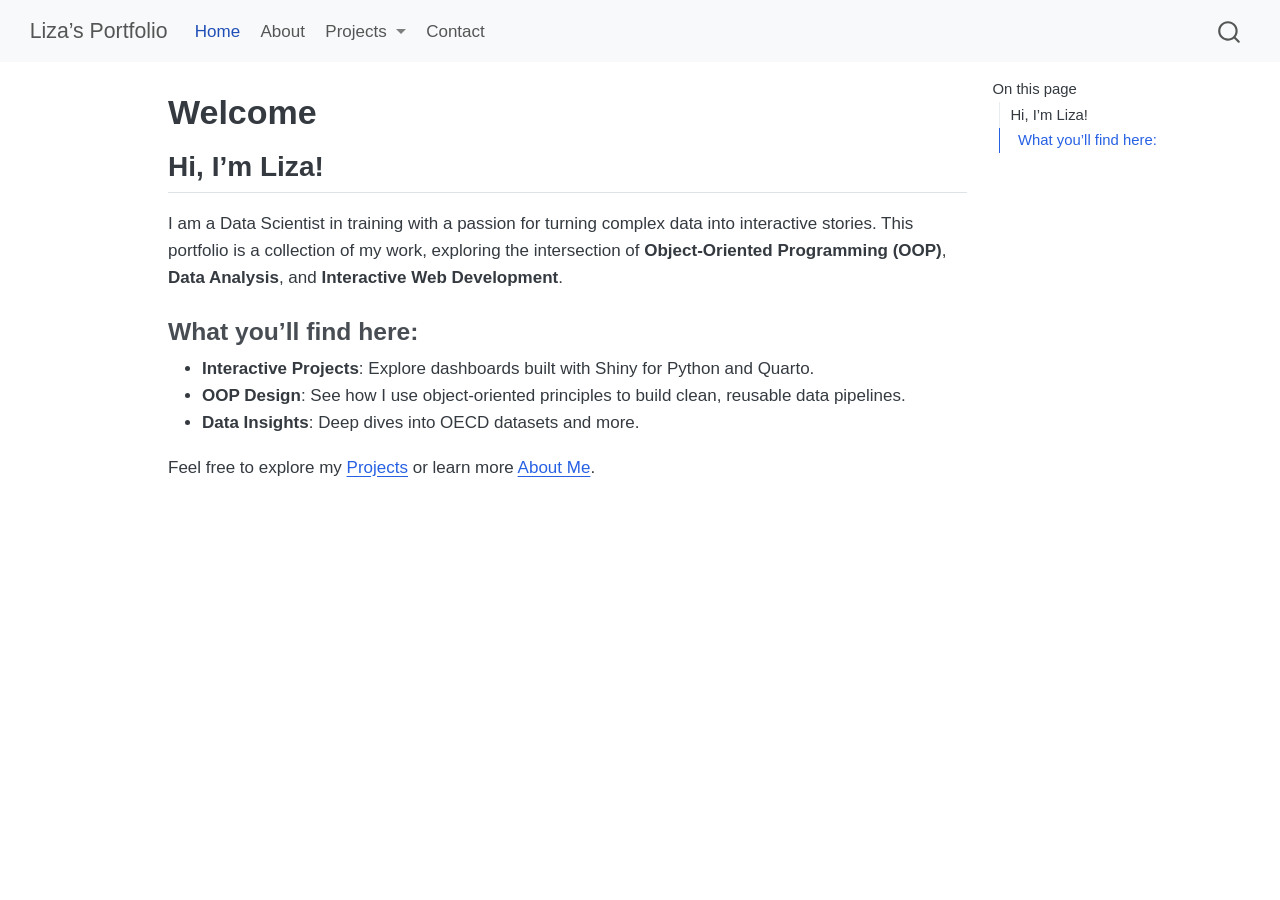
<file: index.html>
<!DOCTYPE html>
<html xmlns="http://www.w3.org/1999/xhtml" lang="en" xml:lang="en"><head>

<meta charset="utf-8">
<meta name="generator" content="quarto-1.9.36">

<meta name="viewport" content="width=device-width, initial-scale=1.0, user-scalable=yes">


<title>Welcome – Liza’s Portfolio</title>
<style>
/* Default styles provided by pandoc.
** See https://pandoc.org/MANUAL.html#variables-for-html for config info.
*/
code{white-space: pre-wrap;}
span.smallcaps{font-variant: small-caps;}
div.columns{display: flex; gap: min(4vw, 1.5em);}
div.column{flex: auto; overflow-x: auto;}
div.hanging-indent{margin-left: 1.5em; text-indent: -1.5em;}
ul.task-list{list-style: none;}
ul.task-list li input[type="checkbox"] {
  width: 0.8em;
  margin: 0 0.8em 0.2em -1em; /* quarto-specific, see https://github.com/quarto-dev/quarto-cli/issues/4556 */ 
  vertical-align: middle;
}
</style>


<script src="site_libs/quarto-nav/quarto-nav.js"></script>
<script src="site_libs/quarto-nav/headroom.min.js"></script>
<script src="site_libs/clipboard/clipboard.min.js"></script>
<script src="site_libs/quarto-search/autocomplete.umd.js"></script>
<script src="site_libs/quarto-search/fuse.min.js"></script>
<script src="site_libs/quarto-search/quarto-search.js"></script>
<meta name="quarto:offset" content="./">
<script src="site_libs/quarto-html/quarto.js" type="module"></script>
<script src="site_libs/quarto-html/tabsets/tabsets.js" type="module"></script>
<script src="site_libs/quarto-html/popper.min.js"></script>
<script src="site_libs/quarto-html/tippy.umd.min.js"></script>
<script src="site_libs/quarto-html/anchor.min.js"></script>
<link href="site_libs/quarto-html/tippy.css" rel="stylesheet">
<link href="site_libs/quarto-html/quarto-syntax-highlighting-845c23b38eaddc0f92fda52bfe77a8c8.css" rel="stylesheet" id="quarto-text-highlighting-styles">
<script src="site_libs/bootstrap/bootstrap.min.js"></script>
<link href="site_libs/bootstrap/bootstrap-icons.css" rel="stylesheet">
<link href="site_libs/bootstrap/bootstrap-be3771519f21acc1c5b6733774c6dcd8.min.css" rel="stylesheet" append-hash="true" id="quarto-bootstrap" data-mode="light">
<script id="quarto-search-options" type="application/json">{
  "location": "navbar",
  "copy-button": false,
  "collapse-after": 3,
  "panel-placement": "end",
  "type": "overlay",
  "limit": 50,
  "keyboard-shortcut": [
    "f",
    "/",
    "s"
  ],
  "show-item-context": false,
  "language": {
    "search-no-results-text": "No results",
    "search-matching-documents-text": "matching documents",
    "search-copy-link-title": "Copy link to search",
    "search-hide-matches-text": "Hide additional matches",
    "search-more-match-text": "more match in this document",
    "search-more-matches-text": "more matches in this document",
    "search-clear-button-title": "Clear",
    "search-text-placeholder": "",
    "search-detached-cancel-button-title": "Cancel",
    "search-submit-button-title": "Submit",
    "search-label": "Search"
  }
}</script>


<link rel="stylesheet" href="styles.css">
</head>

<body class="nav-fixed quarto-light">

<div id="quarto-search-results"></div>
  <header id="quarto-header" class="headroom fixed-top">
    <nav class="navbar navbar-expand-lg " data-bs-theme="dark">
      <div class="navbar-container container-fluid">
      <div class="navbar-brand-container mx-auto">
    <a class="navbar-brand" href="./index.html">
    <span class="navbar-title">Liza’s Portfolio</span>
    </a>
  </div>
            <div id="quarto-search" class="" title="Search"></div>
          <button class="navbar-toggler" type="button" data-bs-toggle="collapse" data-bs-target="#navbarCollapse" aria-controls="navbarCollapse" role="menu" aria-expanded="false" aria-label="Toggle navigation" onclick="if (window.quartoToggleHeadroom) { window.quartoToggleHeadroom(); }">
  <span class="navbar-toggler-icon"></span>
</button>
          <div class="collapse navbar-collapse" id="navbarCollapse">
            <ul class="navbar-nav navbar-nav-scroll me-auto">
  <li class="nav-item">
    <a class="nav-link active" href="./index.html" aria-current="page"> 
<span class="menu-text">Home</span></a>
  </li>  
  <li class="nav-item">
    <a class="nav-link" href="./about.html"> 
<span class="menu-text">About</span></a>
  </li>  
  <li class="nav-item dropdown ">
    <a class="nav-link dropdown-toggle" href="#" id="nav-menu-projects" role="link" data-bs-toggle="dropdown" aria-expanded="false">
 <span class="menu-text">Projects</span>
    </a>
    <ul class="dropdown-menu" aria-labelledby="nav-menu-projects">    
        <li>
    <a class="dropdown-item" href="./projects/ds_project.html">
 <span class="dropdown-text">OECD Analysis</span></a>
  </li>  
        <li>
    <a class="dropdown-item" href="./projects/ca_earnings.html">
 <span class="dropdown-text">California Earnings</span></a>
  </li>  
        <li>
    <a class="dropdown-item" href="./projects/shiny_app.html">
 <span class="dropdown-text">OOP Showcase</span></a>
  </li>  
    </ul>
  </li>
  <li class="nav-item">
    <a class="nav-link" href="./contact.html"> 
<span class="menu-text">Contact</span></a>
  </li>  
</ul>
          </div> <!-- /navcollapse -->
            <div class="quarto-navbar-tools">
</div>
      </div> <!-- /container-fluid -->
    </nav>
</header>
<!-- content -->
<div id="quarto-content" class="quarto-container page-columns page-rows-contents page-layout-article page-navbar">
<!-- sidebar -->
<!-- margin-sidebar -->
    <div id="quarto-margin-sidebar" class="sidebar margin-sidebar">
        <nav id="TOC" role="doc-toc" class="toc-active">
    <h2 id="toc-title">On this page</h2>
   
  <ul>
  <li><a href="#hi-im-liza" id="toc-hi-im-liza" class="nav-link active" data-scroll-target="#hi-im-liza">Hi, I’m Liza!</a>
  <ul class="collapse">
  <li><a href="#what-youll-find-here" id="toc-what-youll-find-here" class="nav-link" data-scroll-target="#what-youll-find-here">What you’ll find here:</a></li>
  </ul></li>
  </ul>
</nav>
    </div>
<!-- main -->
<main class="content" id="quarto-document-content">

<header id="title-block-header" class="quarto-title-block default">
<div class="quarto-title">
<h1 class="title">Welcome</h1>
</div>



<div class="quarto-title-meta">

    
  
    
  </div>
  


</header>


<section id="hi-im-liza" class="level2">
<h2 class="anchored" data-anchor-id="hi-im-liza">Hi, I’m Liza!</h2>
<p>I am a Data Scientist in training with a passion for turning complex data into interactive stories. This portfolio is a collection of my work, exploring the intersection of <strong>Object-Oriented Programming (OOP)</strong>, <strong>Data Analysis</strong>, and <strong>Interactive Web Development</strong>.</p>
<section id="what-youll-find-here" class="level3">
<h3 class="anchored" data-anchor-id="what-youll-find-here">What you’ll find here:</h3>
<ul>
<li><strong>Interactive Projects</strong>: Explore dashboards built with Shiny for Python and Quarto.</li>
<li><strong>OOP Design</strong>: See how I use object-oriented principles to build clean, reusable data pipelines.</li>
<li><strong>Data Insights</strong>: Deep dives into OECD datasets and more.</li>
</ul>
<p>Feel free to explore my <a href="./projects/ds_project.html">Projects</a> or learn more <a href="./about.html">About Me</a>.</p>


</section>
</section>

</main> <!-- /main -->
<script id="quarto-html-after-body" type="application/javascript">
  window.document.addEventListener("DOMContentLoaded", function (event) {
    const icon = "";
    const anchorJS = new window.AnchorJS();
    anchorJS.options = {
      placement: 'right',
      icon: icon
    };
    anchorJS.add('.anchored');
    const isCodeAnnotation = (el) => {
      for (const clz of el.classList) {
        if (clz.startsWith('code-annotation-')) {                     
          return true;
        }
      }
      return false;
    }
    const onCopySuccess = function(e) {
      // button target
      const button = e.trigger;
      // don't keep focus
      button.blur();
      // flash "checked"
      button.classList.add('code-copy-button-checked');
      var currentTitle = button.getAttribute("title");
      button.setAttribute("title", "Copied!");
      let tooltip;
      if (window.bootstrap) {
        button.setAttribute("data-bs-toggle", "tooltip");
        button.setAttribute("data-bs-placement", "left");
        button.setAttribute("data-bs-title", "Copied!");
        tooltip = new bootstrap.Tooltip(button, 
          { trigger: "manual", 
            customClass: "code-copy-button-tooltip",
            offset: [0, -8]});
        tooltip.show();    
      }
      setTimeout(function() {
        if (tooltip) {
          tooltip.hide();
          button.removeAttribute("data-bs-title");
          button.removeAttribute("data-bs-toggle");
          button.removeAttribute("data-bs-placement");
        }
        button.setAttribute("title", currentTitle);
        button.classList.remove('code-copy-button-checked');
      }, 1000);
      // clear code selection
      e.clearSelection();
    }
    const getTextToCopy = function(trigger) {
      const outerScaffold = trigger.parentElement.cloneNode(true);
      const codeEl = outerScaffold.querySelector('code');
      for (const childEl of codeEl.children) {
        if (isCodeAnnotation(childEl)) {
          childEl.remove();
        }
      }
      return codeEl.innerText;
    }
    const clipboard = new window.ClipboardJS('.code-copy-button:not([data-in-quarto-modal])', {
      text: getTextToCopy
    });
    clipboard.on('success', onCopySuccess);
    if (window.document.getElementById('quarto-embedded-source-code-modal')) {
      const clipboardModal = new window.ClipboardJS('.code-copy-button[data-in-quarto-modal]', {
        text: getTextToCopy,
        container: window.document.getElementById('quarto-embedded-source-code-modal')
      });
      clipboardModal.on('success', onCopySuccess);
    }
      var localhostRegex = new RegExp(/^(?:http|https):\/\/localhost\:?[0-9]*\//);
      var mailtoRegex = new RegExp(/^mailto:/);
        var filterRegex = new RegExp("https:\/\/lizavagyok\.github\.io\/portfolio\/");
      var isInternal = (href) => {
          return filterRegex.test(href) || localhostRegex.test(href) || mailtoRegex.test(href);
      }
      // Inspect non-navigation links and adorn them if external
     var links = window.document.querySelectorAll('a[href]:not(.nav-link):not(.navbar-brand):not(.toc-action):not(.sidebar-link):not(.sidebar-item-toggle):not(.pagination-link):not(.no-external):not([aria-hidden]):not(.dropdown-item):not(.quarto-navigation-tool):not(.about-link)');
      for (var i=0; i<links.length; i++) {
        const link = links[i];
        if (!isInternal(link.href)) {
          // undo the damage that might have been done by quarto-nav.js in the case of
          // links that we want to consider external
          if (link.dataset.originalHref !== undefined) {
            link.href = link.dataset.originalHref;
          }
        }
      }
    function tippyHover(el, contentFn, onTriggerFn, onUntriggerFn) {
      const config = {
        allowHTML: true,
        maxWidth: 500,
        delay: 100,
        arrow: false,
        appendTo: function(el) {
            return el.parentElement;
        },
        interactive: true,
        interactiveBorder: 10,
        theme: 'quarto',
        placement: 'bottom-start',
      };
      if (contentFn) {
        config.content = contentFn;
      }
      if (onTriggerFn) {
        config.onTrigger = onTriggerFn;
      }
      if (onUntriggerFn) {
        config.onUntrigger = onUntriggerFn;
      }
      window.tippy(el, config); 
    }
    const noterefs = window.document.querySelectorAll('a[role="doc-noteref"]');
    for (var i=0; i<noterefs.length; i++) {
      const ref = noterefs[i];
      tippyHover(ref, function() {
        // use id or data attribute instead here
        let href = ref.getAttribute('data-footnote-href') || ref.getAttribute('href');
        try { href = new URL(href).hash; } catch {}
        const id = href.replace(/^#\/?/, "");
        const note = window.document.getElementById(id);
        if (note) {
          return note.innerHTML;
        } else {
          return "";
        }
      });
    }
    const xrefs = window.document.querySelectorAll('a.quarto-xref');
    const processXRef = (id, note) => {
      // Strip column container classes
      const stripColumnClz = (el) => {
        el.classList.remove("page-full", "page-columns");
        if (el.children) {
          for (const child of el.children) {
            stripColumnClz(child);
          }
        }
      }
      stripColumnClz(note)
      if (id === null || id.startsWith('sec-')) {
        // Special case sections, only their first couple elements
        const container = document.createElement("div");
        if (note.children && note.children.length > 2) {
          container.appendChild(note.children[0].cloneNode(true));
          for (let i = 1; i < note.children.length; i++) {
            const child = note.children[i];
            if (child.tagName === "P" && child.innerText === "") {
              continue;
            } else {
              container.appendChild(child.cloneNode(true));
              break;
            }
          }
          if (window.Quarto?.typesetMath) {
            window.Quarto.typesetMath(container);
          }
          return container.innerHTML
        } else {
          if (window.Quarto?.typesetMath) {
            window.Quarto.typesetMath(note);
          }
          return note.innerHTML;
        }
      } else {
        // Remove any anchor links if they are present
        const anchorLink = note.querySelector('a.anchorjs-link');
        if (anchorLink) {
          anchorLink.remove();
        }
        if (window.Quarto?.typesetMath) {
          window.Quarto.typesetMath(note);
        }
        if (note.classList.contains("callout")) {
          return note.outerHTML;
        } else {
          return note.innerHTML;
        }
      }
    }
    for (var i=0; i<xrefs.length; i++) {
      const xref = xrefs[i];
      tippyHover(xref, undefined, function(instance) {
        instance.disable();
        let url = xref.getAttribute('href');
        let hash = undefined; 
        if (url.startsWith('#')) {
          hash = url;
        } else {
          try { hash = new URL(url).hash; } catch {}
        }
        if (hash) {
          const id = hash.replace(/^#\/?/, "");
          const note = window.document.getElementById(id);
          if (note !== null) {
            try {
              const html = processXRef(id, note.cloneNode(true));
              instance.setContent(html);
            } finally {
              instance.enable();
              instance.show();
            }
          } else {
            // See if we can fetch this
            fetch(url.split('#')[0])
            .then(res => res.text())
            .then(html => {
              const parser = new DOMParser();
              const htmlDoc = parser.parseFromString(html, "text/html");
              const note = htmlDoc.getElementById(id);
              if (note !== null) {
                const html = processXRef(id, note);
                instance.setContent(html);
              } 
            }).finally(() => {
              instance.enable();
              instance.show();
            });
          }
        } else {
          // See if we can fetch a full url (with no hash to target)
          // This is a special case and we should probably do some content thinning / targeting
          fetch(url)
          .then(res => res.text())
          .then(html => {
            const parser = new DOMParser();
            const htmlDoc = parser.parseFromString(html, "text/html");
            const note = htmlDoc.querySelector('main.content');
            if (note !== null) {
              // This should only happen for chapter cross references
              // (since there is no id in the URL)
              // remove the first header
              if (note.children.length > 0 && note.children[0].tagName === "HEADER") {
                note.children[0].remove();
              }
              const html = processXRef(null, note);
              instance.setContent(html);
            } 
          }).finally(() => {
            instance.enable();
            instance.show();
          });
        }
      }, function(instance) {
      });
    }
        let selectedAnnoteEl;
        const selectorForAnnotation = ( cell, annotation) => {
          let cellAttr = 'data-code-cell="' + cell + '"';
          let lineAttr = 'data-code-annotation="' +  annotation + '"';
          const selector = 'span[' + cellAttr + '][' + lineAttr + ']';
          return selector;
        }
        const selectCodeLines = (annoteEl) => {
          const doc = window.document;
          const targetCell = annoteEl.getAttribute("data-target-cell");
          const targetAnnotation = annoteEl.getAttribute("data-target-annotation");
          const annoteSpan = window.document.querySelector(selectorForAnnotation(targetCell, targetAnnotation));
          const lines = annoteSpan.getAttribute("data-code-lines").split(",");
          const lineIds = lines.map((line) => {
            return targetCell + "-" + line;
          })
          let top = null;
          let height = null;
          let parent = null;
          if (lineIds.length > 0) {
              //compute the position of the single el (top and bottom and make a div)
              const el = window.document.getElementById(lineIds[0]);
              top = el.offsetTop;
              height = el.offsetHeight;
              parent = el.parentElement.parentElement;
            if (lineIds.length > 1) {
              const lastEl = window.document.getElementById(lineIds[lineIds.length - 1]);
              const bottom = lastEl.offsetTop + lastEl.offsetHeight;
              height = bottom - top;
            }
            if (top !== null && height !== null && parent !== null) {
              // cook up a div (if necessary) and position it 
              let div = window.document.getElementById("code-annotation-line-highlight");
              if (div === null) {
                div = window.document.createElement("div");
                div.setAttribute("id", "code-annotation-line-highlight");
                div.style.position = 'absolute';
                parent.appendChild(div);
              }
              div.style.top = top - 2 + "px";
              div.style.height = height + 4 + "px";
              div.style.left = 0;
              let gutterDiv = window.document.getElementById("code-annotation-line-highlight-gutter");
              if (gutterDiv === null) {
                gutterDiv = window.document.createElement("div");
                gutterDiv.setAttribute("id", "code-annotation-line-highlight-gutter");
                gutterDiv.style.position = 'absolute';
                const codeCell = window.document.getElementById(targetCell);
                const gutter = codeCell.querySelector('.code-annotation-gutter');
                gutter.appendChild(gutterDiv);
              }
              gutterDiv.style.top = top - 2 + "px";
              gutterDiv.style.height = height + 4 + "px";
            }
            selectedAnnoteEl = annoteEl;
          }
        };
        const unselectCodeLines = () => {
          const elementsIds = ["code-annotation-line-highlight", "code-annotation-line-highlight-gutter"];
          elementsIds.forEach((elId) => {
            const div = window.document.getElementById(elId);
            if (div) {
              div.remove();
            }
          });
          selectedAnnoteEl = undefined;
        };
          // Handle positioning of the toggle
      window.addEventListener(
        "resize",
        throttle(() => {
          elRect = undefined;
          if (selectedAnnoteEl) {
            selectCodeLines(selectedAnnoteEl);
          }
        }, 10)
      );
      function throttle(fn, ms) {
      let throttle = false;
      let timer;
        return (...args) => {
          if(!throttle) { // first call gets through
              fn.apply(this, args);
              throttle = true;
          } else { // all the others get throttled
              if(timer) clearTimeout(timer); // cancel #2
              timer = setTimeout(() => {
                fn.apply(this, args);
                timer = throttle = false;
              }, ms);
          }
        };
      }
        // Attach click handler to the DT
        const annoteDls = window.document.querySelectorAll('dt[data-target-cell]');
        for (const annoteDlNode of annoteDls) {
          annoteDlNode.addEventListener('click', (event) => {
            const clickedEl = event.target;
            if (clickedEl !== selectedAnnoteEl) {
              unselectCodeLines();
              const activeEl = window.document.querySelector('dt[data-target-cell].code-annotation-active');
              if (activeEl) {
                activeEl.classList.remove('code-annotation-active');
              }
              selectCodeLines(clickedEl);
              clickedEl.classList.add('code-annotation-active');
            } else {
              // Unselect the line
              unselectCodeLines();
              clickedEl.classList.remove('code-annotation-active');
            }
          });
        }
    const findCites = (el) => {
      const parentEl = el.parentElement;
      if (parentEl) {
        const cites = parentEl.dataset.cites;
        if (cites) {
          return {
            el,
            cites: cites.split(' ')
          };
        } else {
          return findCites(el.parentElement)
        }
      } else {
        return undefined;
      }
    };
    var bibliorefs = window.document.querySelectorAll('a[role="doc-biblioref"]');
    for (var i=0; i<bibliorefs.length; i++) {
      const ref = bibliorefs[i];
      const citeInfo = findCites(ref);
      if (citeInfo) {
        tippyHover(citeInfo.el, function() {
          var popup = window.document.createElement('div');
          citeInfo.cites.forEach(function(cite) {
            var citeDiv = window.document.createElement('div');
            citeDiv.classList.add('hanging-indent');
            citeDiv.classList.add('csl-entry');
            var biblioDiv = window.document.getElementById('ref-' + cite);
            if (biblioDiv) {
              citeDiv.innerHTML = biblioDiv.innerHTML;
            }
            popup.appendChild(citeDiv);
          });
          return popup.innerHTML;
        });
      }
    }
  });
  </script>
</div> <!-- /content -->




</body></html>
</file>
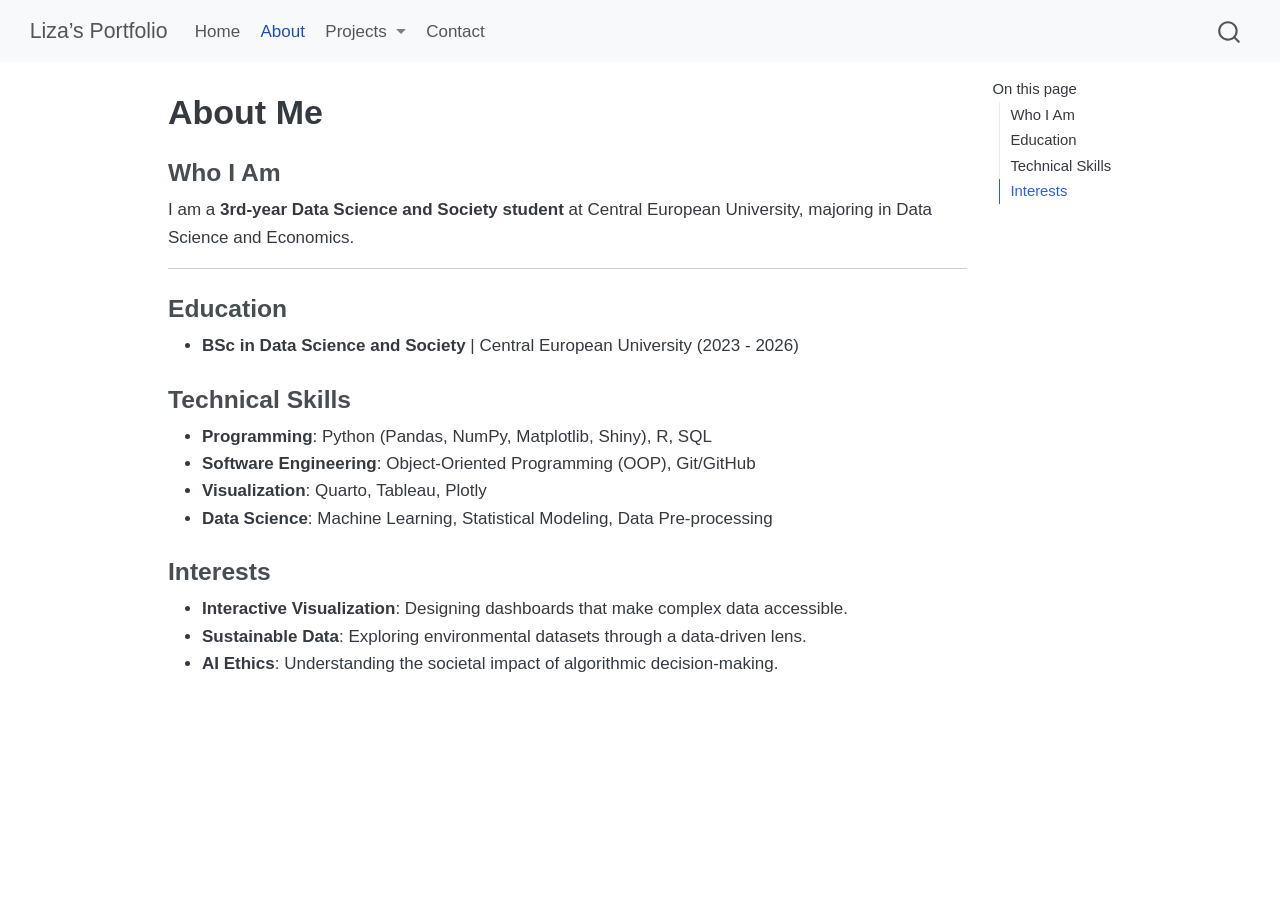
<file: about.html>
<!DOCTYPE html>
<html xmlns="http://www.w3.org/1999/xhtml" lang="en" xml:lang="en"><head>

<meta charset="utf-8">
<meta name="generator" content="quarto-1.9.36">

<meta name="viewport" content="width=device-width, initial-scale=1.0, user-scalable=yes">


<title>About Me – Liza’s Portfolio</title>
<style>
/* Default styles provided by pandoc.
** See https://pandoc.org/MANUAL.html#variables-for-html for config info.
*/
code{white-space: pre-wrap;}
span.smallcaps{font-variant: small-caps;}
div.columns{display: flex; gap: min(4vw, 1.5em);}
div.column{flex: auto; overflow-x: auto;}
div.hanging-indent{margin-left: 1.5em; text-indent: -1.5em;}
ul.task-list{list-style: none;}
ul.task-list li input[type="checkbox"] {
  width: 0.8em;
  margin: 0 0.8em 0.2em -1em; /* quarto-specific, see https://github.com/quarto-dev/quarto-cli/issues/4556 */ 
  vertical-align: middle;
}
</style>


<script src="site_libs/quarto-nav/quarto-nav.js"></script>
<script src="site_libs/quarto-nav/headroom.min.js"></script>
<script src="site_libs/clipboard/clipboard.min.js"></script>
<script src="site_libs/quarto-search/autocomplete.umd.js"></script>
<script src="site_libs/quarto-search/fuse.min.js"></script>
<script src="site_libs/quarto-search/quarto-search.js"></script>
<meta name="quarto:offset" content="./">
<script src="site_libs/quarto-html/quarto.js" type="module"></script>
<script src="site_libs/quarto-html/tabsets/tabsets.js" type="module"></script>
<script src="site_libs/quarto-html/popper.min.js"></script>
<script src="site_libs/quarto-html/tippy.umd.min.js"></script>
<script src="site_libs/quarto-html/anchor.min.js"></script>
<link href="site_libs/quarto-html/tippy.css" rel="stylesheet">
<link href="site_libs/quarto-html/quarto-syntax-highlighting-845c23b38eaddc0f92fda52bfe77a8c8.css" rel="stylesheet" id="quarto-text-highlighting-styles">
<script src="site_libs/bootstrap/bootstrap.min.js"></script>
<link href="site_libs/bootstrap/bootstrap-icons.css" rel="stylesheet">
<link href="site_libs/bootstrap/bootstrap-be3771519f21acc1c5b6733774c6dcd8.min.css" rel="stylesheet" append-hash="true" id="quarto-bootstrap" data-mode="light">
<script id="quarto-search-options" type="application/json">{
  "location": "navbar",
  "copy-button": false,
  "collapse-after": 3,
  "panel-placement": "end",
  "type": "overlay",
  "limit": 50,
  "keyboard-shortcut": [
    "f",
    "/",
    "s"
  ],
  "show-item-context": false,
  "language": {
    "search-no-results-text": "No results",
    "search-matching-documents-text": "matching documents",
    "search-copy-link-title": "Copy link to search",
    "search-hide-matches-text": "Hide additional matches",
    "search-more-match-text": "more match in this document",
    "search-more-matches-text": "more matches in this document",
    "search-clear-button-title": "Clear",
    "search-text-placeholder": "",
    "search-detached-cancel-button-title": "Cancel",
    "search-submit-button-title": "Submit",
    "search-label": "Search"
  }
}</script>


<link rel="stylesheet" href="styles.css">
</head>

<body class="nav-fixed quarto-light">

<div id="quarto-search-results"></div>
  <header id="quarto-header" class="headroom fixed-top">
    <nav class="navbar navbar-expand-lg " data-bs-theme="dark">
      <div class="navbar-container container-fluid">
      <div class="navbar-brand-container mx-auto">
    <a class="navbar-brand" href="./index.html">
    <span class="navbar-title">Liza’s Portfolio</span>
    </a>
  </div>
            <div id="quarto-search" class="" title="Search"></div>
          <button class="navbar-toggler" type="button" data-bs-toggle="collapse" data-bs-target="#navbarCollapse" aria-controls="navbarCollapse" role="menu" aria-expanded="false" aria-label="Toggle navigation" onclick="if (window.quartoToggleHeadroom) { window.quartoToggleHeadroom(); }">
  <span class="navbar-toggler-icon"></span>
</button>
          <div class="collapse navbar-collapse" id="navbarCollapse">
            <ul class="navbar-nav navbar-nav-scroll me-auto">
  <li class="nav-item">
    <a class="nav-link" href="./index.html"> 
<span class="menu-text">Home</span></a>
  </li>  
  <li class="nav-item">
    <a class="nav-link active" href="./about.html" aria-current="page"> 
<span class="menu-text">About</span></a>
  </li>  
  <li class="nav-item dropdown ">
    <a class="nav-link dropdown-toggle" href="#" id="nav-menu-projects" role="link" data-bs-toggle="dropdown" aria-expanded="false">
 <span class="menu-text">Projects</span>
    </a>
    <ul class="dropdown-menu" aria-labelledby="nav-menu-projects">    
        <li>
    <a class="dropdown-item" href="./projects/ds_project.html">
 <span class="dropdown-text">OECD Analysis</span></a>
  </li>  
        <li>
    <a class="dropdown-item" href="./projects/ca_earnings.html">
 <span class="dropdown-text">California Earnings</span></a>
  </li>  
        <li>
    <a class="dropdown-item" href="./projects/shiny_app.html">
 <span class="dropdown-text">OOP Showcase</span></a>
  </li>  
    </ul>
  </li>
  <li class="nav-item">
    <a class="nav-link" href="./contact.html"> 
<span class="menu-text">Contact</span></a>
  </li>  
</ul>
          </div> <!-- /navcollapse -->
            <div class="quarto-navbar-tools">
</div>
      </div> <!-- /container-fluid -->
    </nav>
</header>
<!-- content -->
<div id="quarto-content" class="quarto-container page-columns page-rows-contents page-layout-article page-navbar">
<!-- sidebar -->
<!-- margin-sidebar -->
    <div id="quarto-margin-sidebar" class="sidebar margin-sidebar">
        <nav id="TOC" role="doc-toc" class="toc-active">
    <h2 id="toc-title">On this page</h2>
   
  <ul>
  <li><a href="#who-i-am" id="toc-who-i-am" class="nav-link active" data-scroll-target="#who-i-am">Who I Am</a></li>
  <li><a href="#education" id="toc-education" class="nav-link" data-scroll-target="#education">Education</a></li>
  <li><a href="#technical-skills" id="toc-technical-skills" class="nav-link" data-scroll-target="#technical-skills">Technical Skills</a></li>
  <li><a href="#interests" id="toc-interests" class="nav-link" data-scroll-target="#interests">Interests</a></li>
  </ul>
</nav>
    </div>
<!-- main -->
<main class="content" id="quarto-document-content">

<header id="title-block-header" class="quarto-title-block default">
<div class="quarto-title">
<h1 class="title">About Me</h1>
</div>



<div class="quarto-title-meta">

    
  
    
  </div>
  


</header>


<section id="who-i-am" class="level3">
<h3 class="anchored" data-anchor-id="who-i-am">Who I Am</h3>
<p>I am a <strong>3rd-year Data Science and Society student</strong> at Central European University, majoring in Data Science and Economics.</p>
<hr>
</section>
<section id="education" class="level3">
<h3 class="anchored" data-anchor-id="education">Education</h3>
<ul>
<li><strong>BSc in Data Science and Society</strong> | Central European University (2023 - 2026)</li>
</ul>
</section>
<section id="technical-skills" class="level3">
<h3 class="anchored" data-anchor-id="technical-skills">Technical Skills</h3>
<ul>
<li><strong>Programming</strong>: Python (Pandas, NumPy, Matplotlib, Shiny), R, SQL</li>
<li><strong>Software Engineering</strong>: Object-Oriented Programming (OOP), Git/GitHub</li>
<li><strong>Visualization</strong>: Quarto, Tableau, Plotly</li>
<li><strong>Data Science</strong>: Machine Learning, Statistical Modeling, Data Pre-processing</li>
</ul>
</section>
<section id="interests" class="level3">
<h3 class="anchored" data-anchor-id="interests">Interests</h3>
<ul>
<li><strong>Interactive Visualization</strong>: Designing dashboards that make complex data accessible.</li>
<li><strong>Sustainable Data</strong>: Exploring environmental datasets through a data-driven lens.</li>
<li><strong>AI Ethics</strong>: Understanding the societal impact of algorithmic decision-making.</li>
</ul>


</section>

</main> <!-- /main -->
<script id="quarto-html-after-body" type="application/javascript">
  window.document.addEventListener("DOMContentLoaded", function (event) {
    const icon = "";
    const anchorJS = new window.AnchorJS();
    anchorJS.options = {
      placement: 'right',
      icon: icon
    };
    anchorJS.add('.anchored');
    const isCodeAnnotation = (el) => {
      for (const clz of el.classList) {
        if (clz.startsWith('code-annotation-')) {                     
          return true;
        }
      }
      return false;
    }
    const onCopySuccess = function(e) {
      // button target
      const button = e.trigger;
      // don't keep focus
      button.blur();
      // flash "checked"
      button.classList.add('code-copy-button-checked');
      var currentTitle = button.getAttribute("title");
      button.setAttribute("title", "Copied!");
      let tooltip;
      if (window.bootstrap) {
        button.setAttribute("data-bs-toggle", "tooltip");
        button.setAttribute("data-bs-placement", "left");
        button.setAttribute("data-bs-title", "Copied!");
        tooltip = new bootstrap.Tooltip(button, 
          { trigger: "manual", 
            customClass: "code-copy-button-tooltip",
            offset: [0, -8]});
        tooltip.show();    
      }
      setTimeout(function() {
        if (tooltip) {
          tooltip.hide();
          button.removeAttribute("data-bs-title");
          button.removeAttribute("data-bs-toggle");
          button.removeAttribute("data-bs-placement");
        }
        button.setAttribute("title", currentTitle);
        button.classList.remove('code-copy-button-checked');
      }, 1000);
      // clear code selection
      e.clearSelection();
    }
    const getTextToCopy = function(trigger) {
      const outerScaffold = trigger.parentElement.cloneNode(true);
      const codeEl = outerScaffold.querySelector('code');
      for (const childEl of codeEl.children) {
        if (isCodeAnnotation(childEl)) {
          childEl.remove();
        }
      }
      return codeEl.innerText;
    }
    const clipboard = new window.ClipboardJS('.code-copy-button:not([data-in-quarto-modal])', {
      text: getTextToCopy
    });
    clipboard.on('success', onCopySuccess);
    if (window.document.getElementById('quarto-embedded-source-code-modal')) {
      const clipboardModal = new window.ClipboardJS('.code-copy-button[data-in-quarto-modal]', {
        text: getTextToCopy,
        container: window.document.getElementById('quarto-embedded-source-code-modal')
      });
      clipboardModal.on('success', onCopySuccess);
    }
      var localhostRegex = new RegExp(/^(?:http|https):\/\/localhost\:?[0-9]*\//);
      var mailtoRegex = new RegExp(/^mailto:/);
        var filterRegex = new RegExp("https:\/\/lizavagyok\.github\.io\/portfolio\/");
      var isInternal = (href) => {
          return filterRegex.test(href) || localhostRegex.test(href) || mailtoRegex.test(href);
      }
      // Inspect non-navigation links and adorn them if external
     var links = window.document.querySelectorAll('a[href]:not(.nav-link):not(.navbar-brand):not(.toc-action):not(.sidebar-link):not(.sidebar-item-toggle):not(.pagination-link):not(.no-external):not([aria-hidden]):not(.dropdown-item):not(.quarto-navigation-tool):not(.about-link)');
      for (var i=0; i<links.length; i++) {
        const link = links[i];
        if (!isInternal(link.href)) {
          // undo the damage that might have been done by quarto-nav.js in the case of
          // links that we want to consider external
          if (link.dataset.originalHref !== undefined) {
            link.href = link.dataset.originalHref;
          }
        }
      }
    function tippyHover(el, contentFn, onTriggerFn, onUntriggerFn) {
      const config = {
        allowHTML: true,
        maxWidth: 500,
        delay: 100,
        arrow: false,
        appendTo: function(el) {
            return el.parentElement;
        },
        interactive: true,
        interactiveBorder: 10,
        theme: 'quarto',
        placement: 'bottom-start',
      };
      if (contentFn) {
        config.content = contentFn;
      }
      if (onTriggerFn) {
        config.onTrigger = onTriggerFn;
      }
      if (onUntriggerFn) {
        config.onUntrigger = onUntriggerFn;
      }
      window.tippy(el, config); 
    }
    const noterefs = window.document.querySelectorAll('a[role="doc-noteref"]');
    for (var i=0; i<noterefs.length; i++) {
      const ref = noterefs[i];
      tippyHover(ref, function() {
        // use id or data attribute instead here
        let href = ref.getAttribute('data-footnote-href') || ref.getAttribute('href');
        try { href = new URL(href).hash; } catch {}
        const id = href.replace(/^#\/?/, "");
        const note = window.document.getElementById(id);
        if (note) {
          return note.innerHTML;
        } else {
          return "";
        }
      });
    }
    const xrefs = window.document.querySelectorAll('a.quarto-xref');
    const processXRef = (id, note) => {
      // Strip column container classes
      const stripColumnClz = (el) => {
        el.classList.remove("page-full", "page-columns");
        if (el.children) {
          for (const child of el.children) {
            stripColumnClz(child);
          }
        }
      }
      stripColumnClz(note)
      if (id === null || id.startsWith('sec-')) {
        // Special case sections, only their first couple elements
        const container = document.createElement("div");
        if (note.children && note.children.length > 2) {
          container.appendChild(note.children[0].cloneNode(true));
          for (let i = 1; i < note.children.length; i++) {
            const child = note.children[i];
            if (child.tagName === "P" && child.innerText === "") {
              continue;
            } else {
              container.appendChild(child.cloneNode(true));
              break;
            }
          }
          if (window.Quarto?.typesetMath) {
            window.Quarto.typesetMath(container);
          }
          return container.innerHTML
        } else {
          if (window.Quarto?.typesetMath) {
            window.Quarto.typesetMath(note);
          }
          return note.innerHTML;
        }
      } else {
        // Remove any anchor links if they are present
        const anchorLink = note.querySelector('a.anchorjs-link');
        if (anchorLink) {
          anchorLink.remove();
        }
        if (window.Quarto?.typesetMath) {
          window.Quarto.typesetMath(note);
        }
        if (note.classList.contains("callout")) {
          return note.outerHTML;
        } else {
          return note.innerHTML;
        }
      }
    }
    for (var i=0; i<xrefs.length; i++) {
      const xref = xrefs[i];
      tippyHover(xref, undefined, function(instance) {
        instance.disable();
        let url = xref.getAttribute('href');
        let hash = undefined; 
        if (url.startsWith('#')) {
          hash = url;
        } else {
          try { hash = new URL(url).hash; } catch {}
        }
        if (hash) {
          const id = hash.replace(/^#\/?/, "");
          const note = window.document.getElementById(id);
          if (note !== null) {
            try {
              const html = processXRef(id, note.cloneNode(true));
              instance.setContent(html);
            } finally {
              instance.enable();
              instance.show();
            }
          } else {
            // See if we can fetch this
            fetch(url.split('#')[0])
            .then(res => res.text())
            .then(html => {
              const parser = new DOMParser();
              const htmlDoc = parser.parseFromString(html, "text/html");
              const note = htmlDoc.getElementById(id);
              if (note !== null) {
                const html = processXRef(id, note);
                instance.setContent(html);
              } 
            }).finally(() => {
              instance.enable();
              instance.show();
            });
          }
        } else {
          // See if we can fetch a full url (with no hash to target)
          // This is a special case and we should probably do some content thinning / targeting
          fetch(url)
          .then(res => res.text())
          .then(html => {
            const parser = new DOMParser();
            const htmlDoc = parser.parseFromString(html, "text/html");
            const note = htmlDoc.querySelector('main.content');
            if (note !== null) {
              // This should only happen for chapter cross references
              // (since there is no id in the URL)
              // remove the first header
              if (note.children.length > 0 && note.children[0].tagName === "HEADER") {
                note.children[0].remove();
              }
              const html = processXRef(null, note);
              instance.setContent(html);
            } 
          }).finally(() => {
            instance.enable();
            instance.show();
          });
        }
      }, function(instance) {
      });
    }
        let selectedAnnoteEl;
        const selectorForAnnotation = ( cell, annotation) => {
          let cellAttr = 'data-code-cell="' + cell + '"';
          let lineAttr = 'data-code-annotation="' +  annotation + '"';
          const selector = 'span[' + cellAttr + '][' + lineAttr + ']';
          return selector;
        }
        const selectCodeLines = (annoteEl) => {
          const doc = window.document;
          const targetCell = annoteEl.getAttribute("data-target-cell");
          const targetAnnotation = annoteEl.getAttribute("data-target-annotation");
          const annoteSpan = window.document.querySelector(selectorForAnnotation(targetCell, targetAnnotation));
          const lines = annoteSpan.getAttribute("data-code-lines").split(",");
          const lineIds = lines.map((line) => {
            return targetCell + "-" + line;
          })
          let top = null;
          let height = null;
          let parent = null;
          if (lineIds.length > 0) {
              //compute the position of the single el (top and bottom and make a div)
              const el = window.document.getElementById(lineIds[0]);
              top = el.offsetTop;
              height = el.offsetHeight;
              parent = el.parentElement.parentElement;
            if (lineIds.length > 1) {
              const lastEl = window.document.getElementById(lineIds[lineIds.length - 1]);
              const bottom = lastEl.offsetTop + lastEl.offsetHeight;
              height = bottom - top;
            }
            if (top !== null && height !== null && parent !== null) {
              // cook up a div (if necessary) and position it 
              let div = window.document.getElementById("code-annotation-line-highlight");
              if (div === null) {
                div = window.document.createElement("div");
                div.setAttribute("id", "code-annotation-line-highlight");
                div.style.position = 'absolute';
                parent.appendChild(div);
              }
              div.style.top = top - 2 + "px";
              div.style.height = height + 4 + "px";
              div.style.left = 0;
              let gutterDiv = window.document.getElementById("code-annotation-line-highlight-gutter");
              if (gutterDiv === null) {
                gutterDiv = window.document.createElement("div");
                gutterDiv.setAttribute("id", "code-annotation-line-highlight-gutter");
                gutterDiv.style.position = 'absolute';
                const codeCell = window.document.getElementById(targetCell);
                const gutter = codeCell.querySelector('.code-annotation-gutter');
                gutter.appendChild(gutterDiv);
              }
              gutterDiv.style.top = top - 2 + "px";
              gutterDiv.style.height = height + 4 + "px";
            }
            selectedAnnoteEl = annoteEl;
          }
        };
        const unselectCodeLines = () => {
          const elementsIds = ["code-annotation-line-highlight", "code-annotation-line-highlight-gutter"];
          elementsIds.forEach((elId) => {
            const div = window.document.getElementById(elId);
            if (div) {
              div.remove();
            }
          });
          selectedAnnoteEl = undefined;
        };
          // Handle positioning of the toggle
      window.addEventListener(
        "resize",
        throttle(() => {
          elRect = undefined;
          if (selectedAnnoteEl) {
            selectCodeLines(selectedAnnoteEl);
          }
        }, 10)
      );
      function throttle(fn, ms) {
      let throttle = false;
      let timer;
        return (...args) => {
          if(!throttle) { // first call gets through
              fn.apply(this, args);
              throttle = true;
          } else { // all the others get throttled
              if(timer) clearTimeout(timer); // cancel #2
              timer = setTimeout(() => {
                fn.apply(this, args);
                timer = throttle = false;
              }, ms);
          }
        };
      }
        // Attach click handler to the DT
        const annoteDls = window.document.querySelectorAll('dt[data-target-cell]');
        for (const annoteDlNode of annoteDls) {
          annoteDlNode.addEventListener('click', (event) => {
            const clickedEl = event.target;
            if (clickedEl !== selectedAnnoteEl) {
              unselectCodeLines();
              const activeEl = window.document.querySelector('dt[data-target-cell].code-annotation-active');
              if (activeEl) {
                activeEl.classList.remove('code-annotation-active');
              }
              selectCodeLines(clickedEl);
              clickedEl.classList.add('code-annotation-active');
            } else {
              // Unselect the line
              unselectCodeLines();
              clickedEl.classList.remove('code-annotation-active');
            }
          });
        }
    const findCites = (el) => {
      const parentEl = el.parentElement;
      if (parentEl) {
        const cites = parentEl.dataset.cites;
        if (cites) {
          return {
            el,
            cites: cites.split(' ')
          };
        } else {
          return findCites(el.parentElement)
        }
      } else {
        return undefined;
      }
    };
    var bibliorefs = window.document.querySelectorAll('a[role="doc-biblioref"]');
    for (var i=0; i<bibliorefs.length; i++) {
      const ref = bibliorefs[i];
      const citeInfo = findCites(ref);
      if (citeInfo) {
        tippyHover(citeInfo.el, function() {
          var popup = window.document.createElement('div');
          citeInfo.cites.forEach(function(cite) {
            var citeDiv = window.document.createElement('div');
            citeDiv.classList.add('hanging-indent');
            citeDiv.classList.add('csl-entry');
            var biblioDiv = window.document.getElementById('ref-' + cite);
            if (biblioDiv) {
              citeDiv.innerHTML = biblioDiv.innerHTML;
            }
            popup.appendChild(citeDiv);
          });
          return popup.innerHTML;
        });
      }
    }
  });
  </script>
</div> <!-- /content -->




</body></html>
</file>
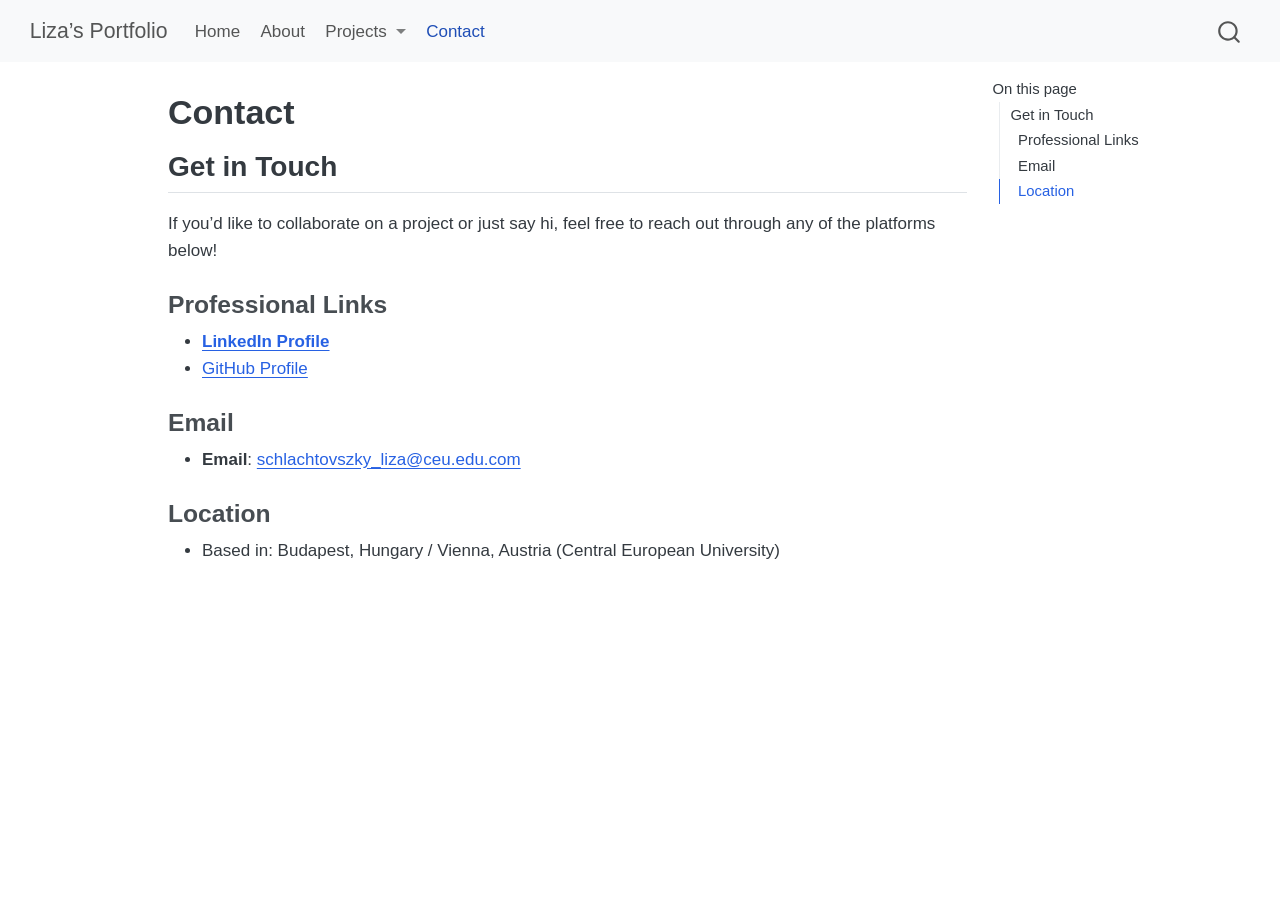
<file: contact.html>
<!DOCTYPE html>
<html xmlns="http://www.w3.org/1999/xhtml" lang="en" xml:lang="en"><head>

<meta charset="utf-8">
<meta name="generator" content="quarto-1.9.36">

<meta name="viewport" content="width=device-width, initial-scale=1.0, user-scalable=yes">


<title>Contact – Liza’s Portfolio</title>
<style>
/* Default styles provided by pandoc.
** See https://pandoc.org/MANUAL.html#variables-for-html for config info.
*/
code{white-space: pre-wrap;}
span.smallcaps{font-variant: small-caps;}
div.columns{display: flex; gap: min(4vw, 1.5em);}
div.column{flex: auto; overflow-x: auto;}
div.hanging-indent{margin-left: 1.5em; text-indent: -1.5em;}
ul.task-list{list-style: none;}
ul.task-list li input[type="checkbox"] {
  width: 0.8em;
  margin: 0 0.8em 0.2em -1em; /* quarto-specific, see https://github.com/quarto-dev/quarto-cli/issues/4556 */ 
  vertical-align: middle;
}
</style>


<script src="site_libs/quarto-nav/quarto-nav.js"></script>
<script src="site_libs/quarto-nav/headroom.min.js"></script>
<script src="site_libs/clipboard/clipboard.min.js"></script>
<script src="site_libs/quarto-search/autocomplete.umd.js"></script>
<script src="site_libs/quarto-search/fuse.min.js"></script>
<script src="site_libs/quarto-search/quarto-search.js"></script>
<meta name="quarto:offset" content="./">
<script src="site_libs/quarto-html/quarto.js" type="module"></script>
<script src="site_libs/quarto-html/tabsets/tabsets.js" type="module"></script>
<script src="site_libs/quarto-html/popper.min.js"></script>
<script src="site_libs/quarto-html/tippy.umd.min.js"></script>
<script src="site_libs/quarto-html/anchor.min.js"></script>
<link href="site_libs/quarto-html/tippy.css" rel="stylesheet">
<link href="site_libs/quarto-html/quarto-syntax-highlighting-845c23b38eaddc0f92fda52bfe77a8c8.css" rel="stylesheet" id="quarto-text-highlighting-styles">
<script src="site_libs/bootstrap/bootstrap.min.js"></script>
<link href="site_libs/bootstrap/bootstrap-icons.css" rel="stylesheet">
<link href="site_libs/bootstrap/bootstrap-be3771519f21acc1c5b6733774c6dcd8.min.css" rel="stylesheet" append-hash="true" id="quarto-bootstrap" data-mode="light">
<script id="quarto-search-options" type="application/json">{
  "location": "navbar",
  "copy-button": false,
  "collapse-after": 3,
  "panel-placement": "end",
  "type": "overlay",
  "limit": 50,
  "keyboard-shortcut": [
    "f",
    "/",
    "s"
  ],
  "show-item-context": false,
  "language": {
    "search-no-results-text": "No results",
    "search-matching-documents-text": "matching documents",
    "search-copy-link-title": "Copy link to search",
    "search-hide-matches-text": "Hide additional matches",
    "search-more-match-text": "more match in this document",
    "search-more-matches-text": "more matches in this document",
    "search-clear-button-title": "Clear",
    "search-text-placeholder": "",
    "search-detached-cancel-button-title": "Cancel",
    "search-submit-button-title": "Submit",
    "search-label": "Search"
  }
}</script>


<link rel="stylesheet" href="styles.css">
</head>

<body class="nav-fixed quarto-light">

<div id="quarto-search-results"></div>
  <header id="quarto-header" class="headroom fixed-top">
    <nav class="navbar navbar-expand-lg " data-bs-theme="dark">
      <div class="navbar-container container-fluid">
      <div class="navbar-brand-container mx-auto">
    <a class="navbar-brand" href="./index.html">
    <span class="navbar-title">Liza’s Portfolio</span>
    </a>
  </div>
            <div id="quarto-search" class="" title="Search"></div>
          <button class="navbar-toggler" type="button" data-bs-toggle="collapse" data-bs-target="#navbarCollapse" aria-controls="navbarCollapse" role="menu" aria-expanded="false" aria-label="Toggle navigation" onclick="if (window.quartoToggleHeadroom) { window.quartoToggleHeadroom(); }">
  <span class="navbar-toggler-icon"></span>
</button>
          <div class="collapse navbar-collapse" id="navbarCollapse">
            <ul class="navbar-nav navbar-nav-scroll me-auto">
  <li class="nav-item">
    <a class="nav-link" href="./index.html"> 
<span class="menu-text">Home</span></a>
  </li>  
  <li class="nav-item">
    <a class="nav-link" href="./about.html"> 
<span class="menu-text">About</span></a>
  </li>  
  <li class="nav-item dropdown ">
    <a class="nav-link dropdown-toggle" href="#" id="nav-menu-projects" role="link" data-bs-toggle="dropdown" aria-expanded="false">
 <span class="menu-text">Projects</span>
    </a>
    <ul class="dropdown-menu" aria-labelledby="nav-menu-projects">    
        <li>
    <a class="dropdown-item" href="./projects/ds_project.html">
 <span class="dropdown-text">OECD Analysis</span></a>
  </li>  
        <li>
    <a class="dropdown-item" href="./projects/ca_earnings.html">
 <span class="dropdown-text">California Earnings</span></a>
  </li>  
        <li>
    <a class="dropdown-item" href="./projects/shiny_app.html">
 <span class="dropdown-text">OOP Showcase</span></a>
  </li>  
    </ul>
  </li>
  <li class="nav-item">
    <a class="nav-link active" href="./contact.html" aria-current="page"> 
<span class="menu-text">Contact</span></a>
  </li>  
</ul>
          </div> <!-- /navcollapse -->
            <div class="quarto-navbar-tools">
</div>
      </div> <!-- /container-fluid -->
    </nav>
</header>
<!-- content -->
<div id="quarto-content" class="quarto-container page-columns page-rows-contents page-layout-article page-navbar">
<!-- sidebar -->
<!-- margin-sidebar -->
    <div id="quarto-margin-sidebar" class="sidebar margin-sidebar">
        <nav id="TOC" role="doc-toc" class="toc-active">
    <h2 id="toc-title">On this page</h2>
   
  <ul>
  <li><a href="#get-in-touch" id="toc-get-in-touch" class="nav-link active" data-scroll-target="#get-in-touch">Get in Touch</a>
  <ul class="collapse">
  <li><a href="#professional-links" id="toc-professional-links" class="nav-link" data-scroll-target="#professional-links">Professional Links</a></li>
  <li><a href="#email" id="toc-email" class="nav-link" data-scroll-target="#email">Email</a></li>
  <li><a href="#location" id="toc-location" class="nav-link" data-scroll-target="#location">Location</a></li>
  </ul></li>
  </ul>
</nav>
    </div>
<!-- main -->
<main class="content" id="quarto-document-content">

<header id="title-block-header" class="quarto-title-block default">
<div class="quarto-title">
<h1 class="title">Contact</h1>
</div>



<div class="quarto-title-meta">

    
  
    
  </div>
  


</header>


<section id="get-in-touch" class="level2">
<h2 class="anchored" data-anchor-id="get-in-touch">Get in Touch</h2>
<p>If you’d like to collaborate on a project or just say hi, feel free to reach out through any of the platforms below!</p>
<section id="professional-links" class="level3">
<h3 class="anchored" data-anchor-id="professional-links">Professional Links</h3>
<ul>
<li><a href="www.linkedin.com/in/liza-schlachtovszky-b2ba782a9"><strong>LinkedIn Profile</strong></a></li>
<li><a href="https://github.com/lizavagyok">GitHub Profile</a></li>
</ul>
</section>
<section id="email" class="level3">
<h3 class="anchored" data-anchor-id="email">Email</h3>
<ul>
<li><strong>Email</strong>: <a href="mailto:schlachtovszky_liza@ceu.edu.com">schlachtovszky_liza@ceu.edu.com</a></li>
</ul>
</section>
<section id="location" class="level3">
<h3 class="anchored" data-anchor-id="location">Location</h3>
<ul>
<li>Based in: Budapest, Hungary / Vienna, Austria (Central European University)</li>
</ul>


</section>
</section>

</main> <!-- /main -->
<script id="quarto-html-after-body" type="application/javascript">
  window.document.addEventListener("DOMContentLoaded", function (event) {
    const icon = "";
    const anchorJS = new window.AnchorJS();
    anchorJS.options = {
      placement: 'right',
      icon: icon
    };
    anchorJS.add('.anchored');
    const isCodeAnnotation = (el) => {
      for (const clz of el.classList) {
        if (clz.startsWith('code-annotation-')) {                     
          return true;
        }
      }
      return false;
    }
    const onCopySuccess = function(e) {
      // button target
      const button = e.trigger;
      // don't keep focus
      button.blur();
      // flash "checked"
      button.classList.add('code-copy-button-checked');
      var currentTitle = button.getAttribute("title");
      button.setAttribute("title", "Copied!");
      let tooltip;
      if (window.bootstrap) {
        button.setAttribute("data-bs-toggle", "tooltip");
        button.setAttribute("data-bs-placement", "left");
        button.setAttribute("data-bs-title", "Copied!");
        tooltip = new bootstrap.Tooltip(button, 
          { trigger: "manual", 
            customClass: "code-copy-button-tooltip",
            offset: [0, -8]});
        tooltip.show();    
      }
      setTimeout(function() {
        if (tooltip) {
          tooltip.hide();
          button.removeAttribute("data-bs-title");
          button.removeAttribute("data-bs-toggle");
          button.removeAttribute("data-bs-placement");
        }
        button.setAttribute("title", currentTitle);
        button.classList.remove('code-copy-button-checked');
      }, 1000);
      // clear code selection
      e.clearSelection();
    }
    const getTextToCopy = function(trigger) {
      const outerScaffold = trigger.parentElement.cloneNode(true);
      const codeEl = outerScaffold.querySelector('code');
      for (const childEl of codeEl.children) {
        if (isCodeAnnotation(childEl)) {
          childEl.remove();
        }
      }
      return codeEl.innerText;
    }
    const clipboard = new window.ClipboardJS('.code-copy-button:not([data-in-quarto-modal])', {
      text: getTextToCopy
    });
    clipboard.on('success', onCopySuccess);
    if (window.document.getElementById('quarto-embedded-source-code-modal')) {
      const clipboardModal = new window.ClipboardJS('.code-copy-button[data-in-quarto-modal]', {
        text: getTextToCopy,
        container: window.document.getElementById('quarto-embedded-source-code-modal')
      });
      clipboardModal.on('success', onCopySuccess);
    }
      var localhostRegex = new RegExp(/^(?:http|https):\/\/localhost\:?[0-9]*\//);
      var mailtoRegex = new RegExp(/^mailto:/);
        var filterRegex = new RegExp("https:\/\/lizavagyok\.github\.io\/portfolio\/");
      var isInternal = (href) => {
          return filterRegex.test(href) || localhostRegex.test(href) || mailtoRegex.test(href);
      }
      // Inspect non-navigation links and adorn them if external
     var links = window.document.querySelectorAll('a[href]:not(.nav-link):not(.navbar-brand):not(.toc-action):not(.sidebar-link):not(.sidebar-item-toggle):not(.pagination-link):not(.no-external):not([aria-hidden]):not(.dropdown-item):not(.quarto-navigation-tool):not(.about-link)');
      for (var i=0; i<links.length; i++) {
        const link = links[i];
        if (!isInternal(link.href)) {
          // undo the damage that might have been done by quarto-nav.js in the case of
          // links that we want to consider external
          if (link.dataset.originalHref !== undefined) {
            link.href = link.dataset.originalHref;
          }
        }
      }
    function tippyHover(el, contentFn, onTriggerFn, onUntriggerFn) {
      const config = {
        allowHTML: true,
        maxWidth: 500,
        delay: 100,
        arrow: false,
        appendTo: function(el) {
            return el.parentElement;
        },
        interactive: true,
        interactiveBorder: 10,
        theme: 'quarto',
        placement: 'bottom-start',
      };
      if (contentFn) {
        config.content = contentFn;
      }
      if (onTriggerFn) {
        config.onTrigger = onTriggerFn;
      }
      if (onUntriggerFn) {
        config.onUntrigger = onUntriggerFn;
      }
      window.tippy(el, config); 
    }
    const noterefs = window.document.querySelectorAll('a[role="doc-noteref"]');
    for (var i=0; i<noterefs.length; i++) {
      const ref = noterefs[i];
      tippyHover(ref, function() {
        // use id or data attribute instead here
        let href = ref.getAttribute('data-footnote-href') || ref.getAttribute('href');
        try { href = new URL(href).hash; } catch {}
        const id = href.replace(/^#\/?/, "");
        const note = window.document.getElementById(id);
        if (note) {
          return note.innerHTML;
        } else {
          return "";
        }
      });
    }
    const xrefs = window.document.querySelectorAll('a.quarto-xref');
    const processXRef = (id, note) => {
      // Strip column container classes
      const stripColumnClz = (el) => {
        el.classList.remove("page-full", "page-columns");
        if (el.children) {
          for (const child of el.children) {
            stripColumnClz(child);
          }
        }
      }
      stripColumnClz(note)
      if (id === null || id.startsWith('sec-')) {
        // Special case sections, only their first couple elements
        const container = document.createElement("div");
        if (note.children && note.children.length > 2) {
          container.appendChild(note.children[0].cloneNode(true));
          for (let i = 1; i < note.children.length; i++) {
            const child = note.children[i];
            if (child.tagName === "P" && child.innerText === "") {
              continue;
            } else {
              container.appendChild(child.cloneNode(true));
              break;
            }
          }
          if (window.Quarto?.typesetMath) {
            window.Quarto.typesetMath(container);
          }
          return container.innerHTML
        } else {
          if (window.Quarto?.typesetMath) {
            window.Quarto.typesetMath(note);
          }
          return note.innerHTML;
        }
      } else {
        // Remove any anchor links if they are present
        const anchorLink = note.querySelector('a.anchorjs-link');
        if (anchorLink) {
          anchorLink.remove();
        }
        if (window.Quarto?.typesetMath) {
          window.Quarto.typesetMath(note);
        }
        if (note.classList.contains("callout")) {
          return note.outerHTML;
        } else {
          return note.innerHTML;
        }
      }
    }
    for (var i=0; i<xrefs.length; i++) {
      const xref = xrefs[i];
      tippyHover(xref, undefined, function(instance) {
        instance.disable();
        let url = xref.getAttribute('href');
        let hash = undefined; 
        if (url.startsWith('#')) {
          hash = url;
        } else {
          try { hash = new URL(url).hash; } catch {}
        }
        if (hash) {
          const id = hash.replace(/^#\/?/, "");
          const note = window.document.getElementById(id);
          if (note !== null) {
            try {
              const html = processXRef(id, note.cloneNode(true));
              instance.setContent(html);
            } finally {
              instance.enable();
              instance.show();
            }
          } else {
            // See if we can fetch this
            fetch(url.split('#')[0])
            .then(res => res.text())
            .then(html => {
              const parser = new DOMParser();
              const htmlDoc = parser.parseFromString(html, "text/html");
              const note = htmlDoc.getElementById(id);
              if (note !== null) {
                const html = processXRef(id, note);
                instance.setContent(html);
              } 
            }).finally(() => {
              instance.enable();
              instance.show();
            });
          }
        } else {
          // See if we can fetch a full url (with no hash to target)
          // This is a special case and we should probably do some content thinning / targeting
          fetch(url)
          .then(res => res.text())
          .then(html => {
            const parser = new DOMParser();
            const htmlDoc = parser.parseFromString(html, "text/html");
            const note = htmlDoc.querySelector('main.content');
            if (note !== null) {
              // This should only happen for chapter cross references
              // (since there is no id in the URL)
              // remove the first header
              if (note.children.length > 0 && note.children[0].tagName === "HEADER") {
                note.children[0].remove();
              }
              const html = processXRef(null, note);
              instance.setContent(html);
            } 
          }).finally(() => {
            instance.enable();
            instance.show();
          });
        }
      }, function(instance) {
      });
    }
        let selectedAnnoteEl;
        const selectorForAnnotation = ( cell, annotation) => {
          let cellAttr = 'data-code-cell="' + cell + '"';
          let lineAttr = 'data-code-annotation="' +  annotation + '"';
          const selector = 'span[' + cellAttr + '][' + lineAttr + ']';
          return selector;
        }
        const selectCodeLines = (annoteEl) => {
          const doc = window.document;
          const targetCell = annoteEl.getAttribute("data-target-cell");
          const targetAnnotation = annoteEl.getAttribute("data-target-annotation");
          const annoteSpan = window.document.querySelector(selectorForAnnotation(targetCell, targetAnnotation));
          const lines = annoteSpan.getAttribute("data-code-lines").split(",");
          const lineIds = lines.map((line) => {
            return targetCell + "-" + line;
          })
          let top = null;
          let height = null;
          let parent = null;
          if (lineIds.length > 0) {
              //compute the position of the single el (top and bottom and make a div)
              const el = window.document.getElementById(lineIds[0]);
              top = el.offsetTop;
              height = el.offsetHeight;
              parent = el.parentElement.parentElement;
            if (lineIds.length > 1) {
              const lastEl = window.document.getElementById(lineIds[lineIds.length - 1]);
              const bottom = lastEl.offsetTop + lastEl.offsetHeight;
              height = bottom - top;
            }
            if (top !== null && height !== null && parent !== null) {
              // cook up a div (if necessary) and position it 
              let div = window.document.getElementById("code-annotation-line-highlight");
              if (div === null) {
                div = window.document.createElement("div");
                div.setAttribute("id", "code-annotation-line-highlight");
                div.style.position = 'absolute';
                parent.appendChild(div);
              }
              div.style.top = top - 2 + "px";
              div.style.height = height + 4 + "px";
              div.style.left = 0;
              let gutterDiv = window.document.getElementById("code-annotation-line-highlight-gutter");
              if (gutterDiv === null) {
                gutterDiv = window.document.createElement("div");
                gutterDiv.setAttribute("id", "code-annotation-line-highlight-gutter");
                gutterDiv.style.position = 'absolute';
                const codeCell = window.document.getElementById(targetCell);
                const gutter = codeCell.querySelector('.code-annotation-gutter');
                gutter.appendChild(gutterDiv);
              }
              gutterDiv.style.top = top - 2 + "px";
              gutterDiv.style.height = height + 4 + "px";
            }
            selectedAnnoteEl = annoteEl;
          }
        };
        const unselectCodeLines = () => {
          const elementsIds = ["code-annotation-line-highlight", "code-annotation-line-highlight-gutter"];
          elementsIds.forEach((elId) => {
            const div = window.document.getElementById(elId);
            if (div) {
              div.remove();
            }
          });
          selectedAnnoteEl = undefined;
        };
          // Handle positioning of the toggle
      window.addEventListener(
        "resize",
        throttle(() => {
          elRect = undefined;
          if (selectedAnnoteEl) {
            selectCodeLines(selectedAnnoteEl);
          }
        }, 10)
      );
      function throttle(fn, ms) {
      let throttle = false;
      let timer;
        return (...args) => {
          if(!throttle) { // first call gets through
              fn.apply(this, args);
              throttle = true;
          } else { // all the others get throttled
              if(timer) clearTimeout(timer); // cancel #2
              timer = setTimeout(() => {
                fn.apply(this, args);
                timer = throttle = false;
              }, ms);
          }
        };
      }
        // Attach click handler to the DT
        const annoteDls = window.document.querySelectorAll('dt[data-target-cell]');
        for (const annoteDlNode of annoteDls) {
          annoteDlNode.addEventListener('click', (event) => {
            const clickedEl = event.target;
            if (clickedEl !== selectedAnnoteEl) {
              unselectCodeLines();
              const activeEl = window.document.querySelector('dt[data-target-cell].code-annotation-active');
              if (activeEl) {
                activeEl.classList.remove('code-annotation-active');
              }
              selectCodeLines(clickedEl);
              clickedEl.classList.add('code-annotation-active');
            } else {
              // Unselect the line
              unselectCodeLines();
              clickedEl.classList.remove('code-annotation-active');
            }
          });
        }
    const findCites = (el) => {
      const parentEl = el.parentElement;
      if (parentEl) {
        const cites = parentEl.dataset.cites;
        if (cites) {
          return {
            el,
            cites: cites.split(' ')
          };
        } else {
          return findCites(el.parentElement)
        }
      } else {
        return undefined;
      }
    };
    var bibliorefs = window.document.querySelectorAll('a[role="doc-biblioref"]');
    for (var i=0; i<bibliorefs.length; i++) {
      const ref = bibliorefs[i];
      const citeInfo = findCites(ref);
      if (citeInfo) {
        tippyHover(citeInfo.el, function() {
          var popup = window.document.createElement('div');
          citeInfo.cites.forEach(function(cite) {
            var citeDiv = window.document.createElement('div');
            citeDiv.classList.add('hanging-indent');
            citeDiv.classList.add('csl-entry');
            var biblioDiv = window.document.getElementById('ref-' + cite);
            if (biblioDiv) {
              citeDiv.innerHTML = biblioDiv.innerHTML;
            }
            popup.appendChild(citeDiv);
          });
          return popup.innerHTML;
        });
      }
    }
  });
  </script>
</div> <!-- /content -->




</body></html>
</file>
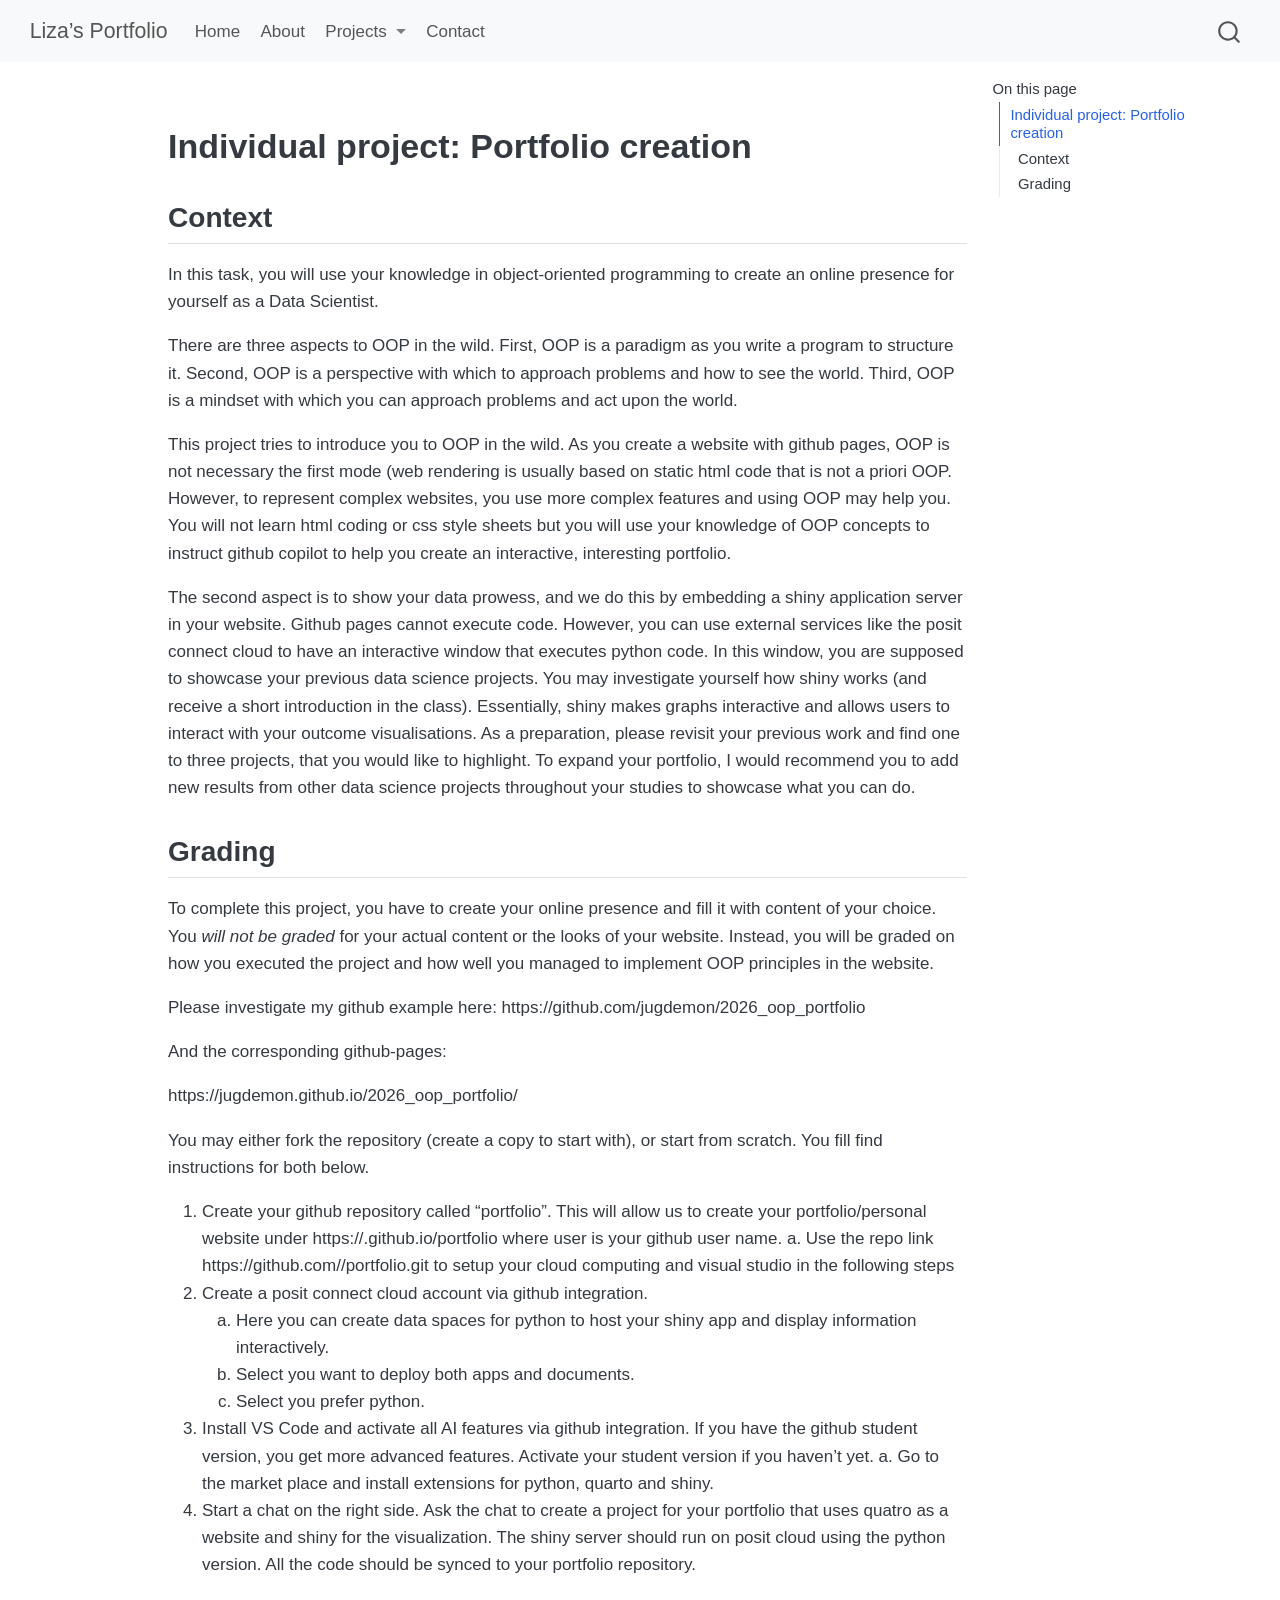
<file: portfolio_instruction.html>
<!DOCTYPE html>
<html xmlns="http://www.w3.org/1999/xhtml" lang="en" xml:lang="en"><head>

<meta charset="utf-8">
<meta name="generator" content="quarto-1.9.36">

<meta name="viewport" content="width=device-width, initial-scale=1.0, user-scalable=yes">


<title>portfolio_instruction – Liza's Portfolio</title>
<style>
/* Default styles provided by pandoc.
** See https://pandoc.org/MANUAL.html#variables-for-html for config info.
*/
code{white-space: pre-wrap;}
span.smallcaps{font-variant: small-caps;}
div.columns{display: flex; gap: min(4vw, 1.5em);}
div.column{flex: auto; overflow-x: auto;}
div.hanging-indent{margin-left: 1.5em; text-indent: -1.5em;}
ul.task-list{list-style: none;}
ul.task-list li input[type="checkbox"] {
  width: 0.8em;
  margin: 0 0.8em 0.2em -1em; /* quarto-specific, see https://github.com/quarto-dev/quarto-cli/issues/4556 */ 
  vertical-align: middle;
}
</style>


<script src="site_libs/quarto-nav/quarto-nav.js"></script>
<script src="site_libs/quarto-nav/headroom.min.js"></script>
<script src="site_libs/clipboard/clipboard.min.js"></script>
<script src="site_libs/quarto-search/autocomplete.umd.js"></script>
<script src="site_libs/quarto-search/fuse.min.js"></script>
<script src="site_libs/quarto-search/quarto-search.js"></script>
<meta name="quarto:offset" content="./">
<script src="site_libs/quarto-html/quarto.js" type="module"></script>
<script src="site_libs/quarto-html/tabsets/tabsets.js" type="module"></script>
<script src="site_libs/quarto-html/popper.min.js"></script>
<script src="site_libs/quarto-html/tippy.umd.min.js"></script>
<script src="site_libs/quarto-html/anchor.min.js"></script>
<link href="site_libs/quarto-html/tippy.css" rel="stylesheet">
<link href="site_libs/quarto-html/quarto-syntax-highlighting-845c23b38eaddc0f92fda52bfe77a8c8.css" rel="stylesheet" id="quarto-text-highlighting-styles">
<script src="site_libs/bootstrap/bootstrap.min.js"></script>
<link href="site_libs/bootstrap/bootstrap-icons.css" rel="stylesheet">
<link href="site_libs/bootstrap/bootstrap-be3771519f21acc1c5b6733774c6dcd8.min.css" rel="stylesheet" append-hash="true" id="quarto-bootstrap" data-mode="light">
<script id="quarto-search-options" type="application/json">{
  "location": "navbar",
  "copy-button": false,
  "collapse-after": 3,
  "panel-placement": "end",
  "type": "overlay",
  "limit": 50,
  "keyboard-shortcut": [
    "f",
    "/",
    "s"
  ],
  "show-item-context": false,
  "language": {
    "search-no-results-text": "No results",
    "search-matching-documents-text": "matching documents",
    "search-copy-link-title": "Copy link to search",
    "search-hide-matches-text": "Hide additional matches",
    "search-more-match-text": "more match in this document",
    "search-more-matches-text": "more matches in this document",
    "search-clear-button-title": "Clear",
    "search-text-placeholder": "",
    "search-detached-cancel-button-title": "Cancel",
    "search-submit-button-title": "Submit",
    "search-label": "Search"
  }
}</script>


<link rel="stylesheet" href="styles.css">
</head>

<body class="nav-fixed quarto-light">

<div id="quarto-search-results"></div>
  <header id="quarto-header" class="headroom fixed-top">
    <nav class="navbar navbar-expand-lg " data-bs-theme="dark">
      <div class="navbar-container container-fluid">
      <div class="navbar-brand-container mx-auto">
    <a class="navbar-brand" href="./index.html">
    <span class="navbar-title">Liza’s Portfolio</span>
    </a>
  </div>
            <div id="quarto-search" class="" title="Search"></div>
          <button class="navbar-toggler" type="button" data-bs-toggle="collapse" data-bs-target="#navbarCollapse" aria-controls="navbarCollapse" role="menu" aria-expanded="false" aria-label="Toggle navigation" onclick="if (window.quartoToggleHeadroom) { window.quartoToggleHeadroom(); }">
  <span class="navbar-toggler-icon"></span>
</button>
          <div class="collapse navbar-collapse" id="navbarCollapse">
            <ul class="navbar-nav navbar-nav-scroll me-auto">
  <li class="nav-item">
    <a class="nav-link" href="./index.html"> 
<span class="menu-text">Home</span></a>
  </li>  
  <li class="nav-item">
    <a class="nav-link" href="./about.html"> 
<span class="menu-text">About</span></a>
  </li>  
  <li class="nav-item dropdown ">
    <a class="nav-link dropdown-toggle" href="#" id="nav-menu-projects" role="link" data-bs-toggle="dropdown" aria-expanded="false">
 <span class="menu-text">Projects</span>
    </a>
    <ul class="dropdown-menu" aria-labelledby="nav-menu-projects">    
        <li>
    <a class="dropdown-item" href="./projects/ds_project.html">
 <span class="dropdown-text">OECD Analysis</span></a>
  </li>  
        <li>
    <a class="dropdown-item" href="./projects/shiny_app.html">
 <span class="dropdown-text">Shiny Dashboard</span></a>
  </li>  
    </ul>
  </li>
  <li class="nav-item">
    <a class="nav-link" href="./contact.html"> 
<span class="menu-text">Contact</span></a>
  </li>  
</ul>
          </div> <!-- /navcollapse -->
            <div class="quarto-navbar-tools">
</div>
      </div> <!-- /container-fluid -->
    </nav>
</header>
<!-- content -->
<div id="quarto-content" class="quarto-container page-columns page-rows-contents page-layout-article page-navbar">
<!-- sidebar -->
<!-- margin-sidebar -->
    <div id="quarto-margin-sidebar" class="sidebar margin-sidebar">
        <nav id="TOC" role="doc-toc" class="toc-active">
    <h2 id="toc-title">On this page</h2>
   
  <ul>
  <li><a href="#individual-project-portfolio-creation" id="toc-individual-project-portfolio-creation" class="nav-link active" data-scroll-target="#individual-project-portfolio-creation">Individual project: Portfolio creation</a>
  <ul class="collapse">
  <li><a href="#context" id="toc-context" class="nav-link" data-scroll-target="#context">Context</a></li>
  <li><a href="#grading" id="toc-grading" class="nav-link" data-scroll-target="#grading">Grading</a></li>
  </ul></li>
  </ul>
</nav>
    </div>
<!-- main -->
<main class="content" id="quarto-document-content"><header id="title-block-header" class="quarto-title-block"></header>




<section id="individual-project-portfolio-creation" class="level1">
<h1>Individual project: Portfolio creation</h1>
<section id="context" class="level2">
<h2 class="anchored" data-anchor-id="context">Context</h2>
<p>In this task, you will use your knowledge in object-oriented programming to create an online presence for yourself as a Data Scientist.</p>
<p>There are three aspects to OOP in the wild. First, OOP is a paradigm as you write a program to structure it. Second, OOP is a perspective with which to approach problems and how to see the world. Third, OOP is a mindset with which you can approach problems and act upon the world.</p>
<p>This project tries to introduce you to OOP in the wild. As you create a website with github pages, OOP is not necessary the first mode (web rendering is usually based on static html code that is not a priori OOP. However, to represent complex websites, you use more complex features and using OOP may help you. You will not learn html coding or css style sheets but you will use your knowledge of OOP concepts to instruct github copilot to help you create an interactive, interesting portfolio.</p>
<p>The second aspect is to show your data prowess, and we do this by embedding a shiny application server in your website. Github pages cannot execute code. However, you can use external services like the posit connect cloud to have an interactive window that executes python code. In this window, you are supposed to showcase your previous data science projects. You may investigate yourself how shiny works (and receive a short introduction in the class). Essentially, shiny makes graphs interactive and allows users to interact with your outcome visualisations. As a preparation, please revisit your previous work and find one to three projects, that you would like to highlight. To expand your portfolio, I would recommend you to add new results from other data science projects throughout your studies to showcase what you can do.</p>
</section>
<section id="grading" class="level2">
<h2 class="anchored" data-anchor-id="grading">Grading</h2>
<p>To complete this project, you have to create your online presence and fill it with content of your choice. You <em>will not be graded</em> for your actual content or the looks of your website. Instead, you will be graded on how you executed the project and how well you managed to implement OOP principles in the website.</p>
<p>Please investigate my github example here: https://github.com/jugdemon/2026_oop_portfolio</p>
<p>And the corresponding github-pages:</p>
<p>https://jugdemon.github.io/2026_oop_portfolio/</p>
<p>You may either fork the repository (create a copy to start with), or start from scratch. You fill find instructions for both below.</p>
<ol type="1">
<li>Create your github repository called “portfolio”. This will allow us to create your portfolio/personal website under https://<user>.github.io/portfolio where user is your github user name. a. Use the repo link https://github.com/<user>/portfolio.git to setup your cloud computing and visual studio in the following steps</user></user></li>
<li>Create a posit connect cloud account via github integration.
<ol type="a">
<li>Here you can create data spaces for python to host your shiny app and display information interactively.</li>
<li>Select you want to deploy both apps and documents.</li>
<li>Select you prefer python.</li>
</ol></li>
<li>Install VS Code and activate all AI features via github integration. If you have the github student version, you get more advanced features. Activate your student version if you haven’t yet. a. Go to the market place and install extensions for python, quarto and shiny.</li>
<li>Start a chat on the right side. Ask the chat to create a project for your portfolio that uses quatro as a website and shiny for the visualization. The shiny server should run on posit cloud using the python version. All the code should be synced to your portfolio repository.</li>
</ol>


</section>
</section>

</main> <!-- /main -->
<script id="quarto-html-after-body" type="application/javascript">
  window.document.addEventListener("DOMContentLoaded", function (event) {
    const icon = "";
    const anchorJS = new window.AnchorJS();
    anchorJS.options = {
      placement: 'right',
      icon: icon
    };
    anchorJS.add('.anchored');
    const isCodeAnnotation = (el) => {
      for (const clz of el.classList) {
        if (clz.startsWith('code-annotation-')) {                     
          return true;
        }
      }
      return false;
    }
    const onCopySuccess = function(e) {
      // button target
      const button = e.trigger;
      // don't keep focus
      button.blur();
      // flash "checked"
      button.classList.add('code-copy-button-checked');
      var currentTitle = button.getAttribute("title");
      button.setAttribute("title", "Copied!");
      let tooltip;
      if (window.bootstrap) {
        button.setAttribute("data-bs-toggle", "tooltip");
        button.setAttribute("data-bs-placement", "left");
        button.setAttribute("data-bs-title", "Copied!");
        tooltip = new bootstrap.Tooltip(button, 
          { trigger: "manual", 
            customClass: "code-copy-button-tooltip",
            offset: [0, -8]});
        tooltip.show();    
      }
      setTimeout(function() {
        if (tooltip) {
          tooltip.hide();
          button.removeAttribute("data-bs-title");
          button.removeAttribute("data-bs-toggle");
          button.removeAttribute("data-bs-placement");
        }
        button.setAttribute("title", currentTitle);
        button.classList.remove('code-copy-button-checked');
      }, 1000);
      // clear code selection
      e.clearSelection();
    }
    const getTextToCopy = function(trigger) {
      const outerScaffold = trigger.parentElement.cloneNode(true);
      const codeEl = outerScaffold.querySelector('code');
      for (const childEl of codeEl.children) {
        if (isCodeAnnotation(childEl)) {
          childEl.remove();
        }
      }
      return codeEl.innerText;
    }
    const clipboard = new window.ClipboardJS('.code-copy-button:not([data-in-quarto-modal])', {
      text: getTextToCopy
    });
    clipboard.on('success', onCopySuccess);
    if (window.document.getElementById('quarto-embedded-source-code-modal')) {
      const clipboardModal = new window.ClipboardJS('.code-copy-button[data-in-quarto-modal]', {
        text: getTextToCopy,
        container: window.document.getElementById('quarto-embedded-source-code-modal')
      });
      clipboardModal.on('success', onCopySuccess);
    }
      var localhostRegex = new RegExp(/^(?:http|https):\/\/localhost\:?[0-9]*\//);
      var mailtoRegex = new RegExp(/^mailto:/);
        var filterRegex = new RegExp("https:\/\/lizavagyok\.github\.io\/portfolio\/");
      var isInternal = (href) => {
          return filterRegex.test(href) || localhostRegex.test(href) || mailtoRegex.test(href);
      }
      // Inspect non-navigation links and adorn them if external
     var links = window.document.querySelectorAll('a[href]:not(.nav-link):not(.navbar-brand):not(.toc-action):not(.sidebar-link):not(.sidebar-item-toggle):not(.pagination-link):not(.no-external):not([aria-hidden]):not(.dropdown-item):not(.quarto-navigation-tool):not(.about-link)');
      for (var i=0; i<links.length; i++) {
        const link = links[i];
        if (!isInternal(link.href)) {
          // undo the damage that might have been done by quarto-nav.js in the case of
          // links that we want to consider external
          if (link.dataset.originalHref !== undefined) {
            link.href = link.dataset.originalHref;
          }
        }
      }
    function tippyHover(el, contentFn, onTriggerFn, onUntriggerFn) {
      const config = {
        allowHTML: true,
        maxWidth: 500,
        delay: 100,
        arrow: false,
        appendTo: function(el) {
            return el.parentElement;
        },
        interactive: true,
        interactiveBorder: 10,
        theme: 'quarto',
        placement: 'bottom-start',
      };
      if (contentFn) {
        config.content = contentFn;
      }
      if (onTriggerFn) {
        config.onTrigger = onTriggerFn;
      }
      if (onUntriggerFn) {
        config.onUntrigger = onUntriggerFn;
      }
      window.tippy(el, config); 
    }
    const noterefs = window.document.querySelectorAll('a[role="doc-noteref"]');
    for (var i=0; i<noterefs.length; i++) {
      const ref = noterefs[i];
      tippyHover(ref, function() {
        // use id or data attribute instead here
        let href = ref.getAttribute('data-footnote-href') || ref.getAttribute('href');
        try { href = new URL(href).hash; } catch {}
        const id = href.replace(/^#\/?/, "");
        const note = window.document.getElementById(id);
        if (note) {
          return note.innerHTML;
        } else {
          return "";
        }
      });
    }
    const xrefs = window.document.querySelectorAll('a.quarto-xref');
    const processXRef = (id, note) => {
      // Strip column container classes
      const stripColumnClz = (el) => {
        el.classList.remove("page-full", "page-columns");
        if (el.children) {
          for (const child of el.children) {
            stripColumnClz(child);
          }
        }
      }
      stripColumnClz(note)
      if (id === null || id.startsWith('sec-')) {
        // Special case sections, only their first couple elements
        const container = document.createElement("div");
        if (note.children && note.children.length > 2) {
          container.appendChild(note.children[0].cloneNode(true));
          for (let i = 1; i < note.children.length; i++) {
            const child = note.children[i];
            if (child.tagName === "P" && child.innerText === "") {
              continue;
            } else {
              container.appendChild(child.cloneNode(true));
              break;
            }
          }
          if (window.Quarto?.typesetMath) {
            window.Quarto.typesetMath(container);
          }
          return container.innerHTML
        } else {
          if (window.Quarto?.typesetMath) {
            window.Quarto.typesetMath(note);
          }
          return note.innerHTML;
        }
      } else {
        // Remove any anchor links if they are present
        const anchorLink = note.querySelector('a.anchorjs-link');
        if (anchorLink) {
          anchorLink.remove();
        }
        if (window.Quarto?.typesetMath) {
          window.Quarto.typesetMath(note);
        }
        if (note.classList.contains("callout")) {
          return note.outerHTML;
        } else {
          return note.innerHTML;
        }
      }
    }
    for (var i=0; i<xrefs.length; i++) {
      const xref = xrefs[i];
      tippyHover(xref, undefined, function(instance) {
        instance.disable();
        let url = xref.getAttribute('href');
        let hash = undefined; 
        if (url.startsWith('#')) {
          hash = url;
        } else {
          try { hash = new URL(url).hash; } catch {}
        }
        if (hash) {
          const id = hash.replace(/^#\/?/, "");
          const note = window.document.getElementById(id);
          if (note !== null) {
            try {
              const html = processXRef(id, note.cloneNode(true));
              instance.setContent(html);
            } finally {
              instance.enable();
              instance.show();
            }
          } else {
            // See if we can fetch this
            fetch(url.split('#')[0])
            .then(res => res.text())
            .then(html => {
              const parser = new DOMParser();
              const htmlDoc = parser.parseFromString(html, "text/html");
              const note = htmlDoc.getElementById(id);
              if (note !== null) {
                const html = processXRef(id, note);
                instance.setContent(html);
              } 
            }).finally(() => {
              instance.enable();
              instance.show();
            });
          }
        } else {
          // See if we can fetch a full url (with no hash to target)
          // This is a special case and we should probably do some content thinning / targeting
          fetch(url)
          .then(res => res.text())
          .then(html => {
            const parser = new DOMParser();
            const htmlDoc = parser.parseFromString(html, "text/html");
            const note = htmlDoc.querySelector('main.content');
            if (note !== null) {
              // This should only happen for chapter cross references
              // (since there is no id in the URL)
              // remove the first header
              if (note.children.length > 0 && note.children[0].tagName === "HEADER") {
                note.children[0].remove();
              }
              const html = processXRef(null, note);
              instance.setContent(html);
            } 
          }).finally(() => {
            instance.enable();
            instance.show();
          });
        }
      }, function(instance) {
      });
    }
        let selectedAnnoteEl;
        const selectorForAnnotation = ( cell, annotation) => {
          let cellAttr = 'data-code-cell="' + cell + '"';
          let lineAttr = 'data-code-annotation="' +  annotation + '"';
          const selector = 'span[' + cellAttr + '][' + lineAttr + ']';
          return selector;
        }
        const selectCodeLines = (annoteEl) => {
          const doc = window.document;
          const targetCell = annoteEl.getAttribute("data-target-cell");
          const targetAnnotation = annoteEl.getAttribute("data-target-annotation");
          const annoteSpan = window.document.querySelector(selectorForAnnotation(targetCell, targetAnnotation));
          const lines = annoteSpan.getAttribute("data-code-lines").split(",");
          const lineIds = lines.map((line) => {
            return targetCell + "-" + line;
          })
          let top = null;
          let height = null;
          let parent = null;
          if (lineIds.length > 0) {
              //compute the position of the single el (top and bottom and make a div)
              const el = window.document.getElementById(lineIds[0]);
              top = el.offsetTop;
              height = el.offsetHeight;
              parent = el.parentElement.parentElement;
            if (lineIds.length > 1) {
              const lastEl = window.document.getElementById(lineIds[lineIds.length - 1]);
              const bottom = lastEl.offsetTop + lastEl.offsetHeight;
              height = bottom - top;
            }
            if (top !== null && height !== null && parent !== null) {
              // cook up a div (if necessary) and position it 
              let div = window.document.getElementById("code-annotation-line-highlight");
              if (div === null) {
                div = window.document.createElement("div");
                div.setAttribute("id", "code-annotation-line-highlight");
                div.style.position = 'absolute';
                parent.appendChild(div);
              }
              div.style.top = top - 2 + "px";
              div.style.height = height + 4 + "px";
              div.style.left = 0;
              let gutterDiv = window.document.getElementById("code-annotation-line-highlight-gutter");
              if (gutterDiv === null) {
                gutterDiv = window.document.createElement("div");
                gutterDiv.setAttribute("id", "code-annotation-line-highlight-gutter");
                gutterDiv.style.position = 'absolute';
                const codeCell = window.document.getElementById(targetCell);
                const gutter = codeCell.querySelector('.code-annotation-gutter');
                gutter.appendChild(gutterDiv);
              }
              gutterDiv.style.top = top - 2 + "px";
              gutterDiv.style.height = height + 4 + "px";
            }
            selectedAnnoteEl = annoteEl;
          }
        };
        const unselectCodeLines = () => {
          const elementsIds = ["code-annotation-line-highlight", "code-annotation-line-highlight-gutter"];
          elementsIds.forEach((elId) => {
            const div = window.document.getElementById(elId);
            if (div) {
              div.remove();
            }
          });
          selectedAnnoteEl = undefined;
        };
          // Handle positioning of the toggle
      window.addEventListener(
        "resize",
        throttle(() => {
          elRect = undefined;
          if (selectedAnnoteEl) {
            selectCodeLines(selectedAnnoteEl);
          }
        }, 10)
      );
      function throttle(fn, ms) {
      let throttle = false;
      let timer;
        return (...args) => {
          if(!throttle) { // first call gets through
              fn.apply(this, args);
              throttle = true;
          } else { // all the others get throttled
              if(timer) clearTimeout(timer); // cancel #2
              timer = setTimeout(() => {
                fn.apply(this, args);
                timer = throttle = false;
              }, ms);
          }
        };
      }
        // Attach click handler to the DT
        const annoteDls = window.document.querySelectorAll('dt[data-target-cell]');
        for (const annoteDlNode of annoteDls) {
          annoteDlNode.addEventListener('click', (event) => {
            const clickedEl = event.target;
            if (clickedEl !== selectedAnnoteEl) {
              unselectCodeLines();
              const activeEl = window.document.querySelector('dt[data-target-cell].code-annotation-active');
              if (activeEl) {
                activeEl.classList.remove('code-annotation-active');
              }
              selectCodeLines(clickedEl);
              clickedEl.classList.add('code-annotation-active');
            } else {
              // Unselect the line
              unselectCodeLines();
              clickedEl.classList.remove('code-annotation-active');
            }
          });
        }
    const findCites = (el) => {
      const parentEl = el.parentElement;
      if (parentEl) {
        const cites = parentEl.dataset.cites;
        if (cites) {
          return {
            el,
            cites: cites.split(' ')
          };
        } else {
          return findCites(el.parentElement)
        }
      } else {
        return undefined;
      }
    };
    var bibliorefs = window.document.querySelectorAll('a[role="doc-biblioref"]');
    for (var i=0; i<bibliorefs.length; i++) {
      const ref = bibliorefs[i];
      const citeInfo = findCites(ref);
      if (citeInfo) {
        tippyHover(citeInfo.el, function() {
          var popup = window.document.createElement('div');
          citeInfo.cites.forEach(function(cite) {
            var citeDiv = window.document.createElement('div');
            citeDiv.classList.add('hanging-indent');
            citeDiv.classList.add('csl-entry');
            var biblioDiv = window.document.getElementById('ref-' + cite);
            if (biblioDiv) {
              citeDiv.innerHTML = biblioDiv.innerHTML;
            }
            popup.appendChild(citeDiv);
          });
          return popup.innerHTML;
        });
      }
    }
  });
  </script>
</div> <!-- /content -->




</body></html>
</file>
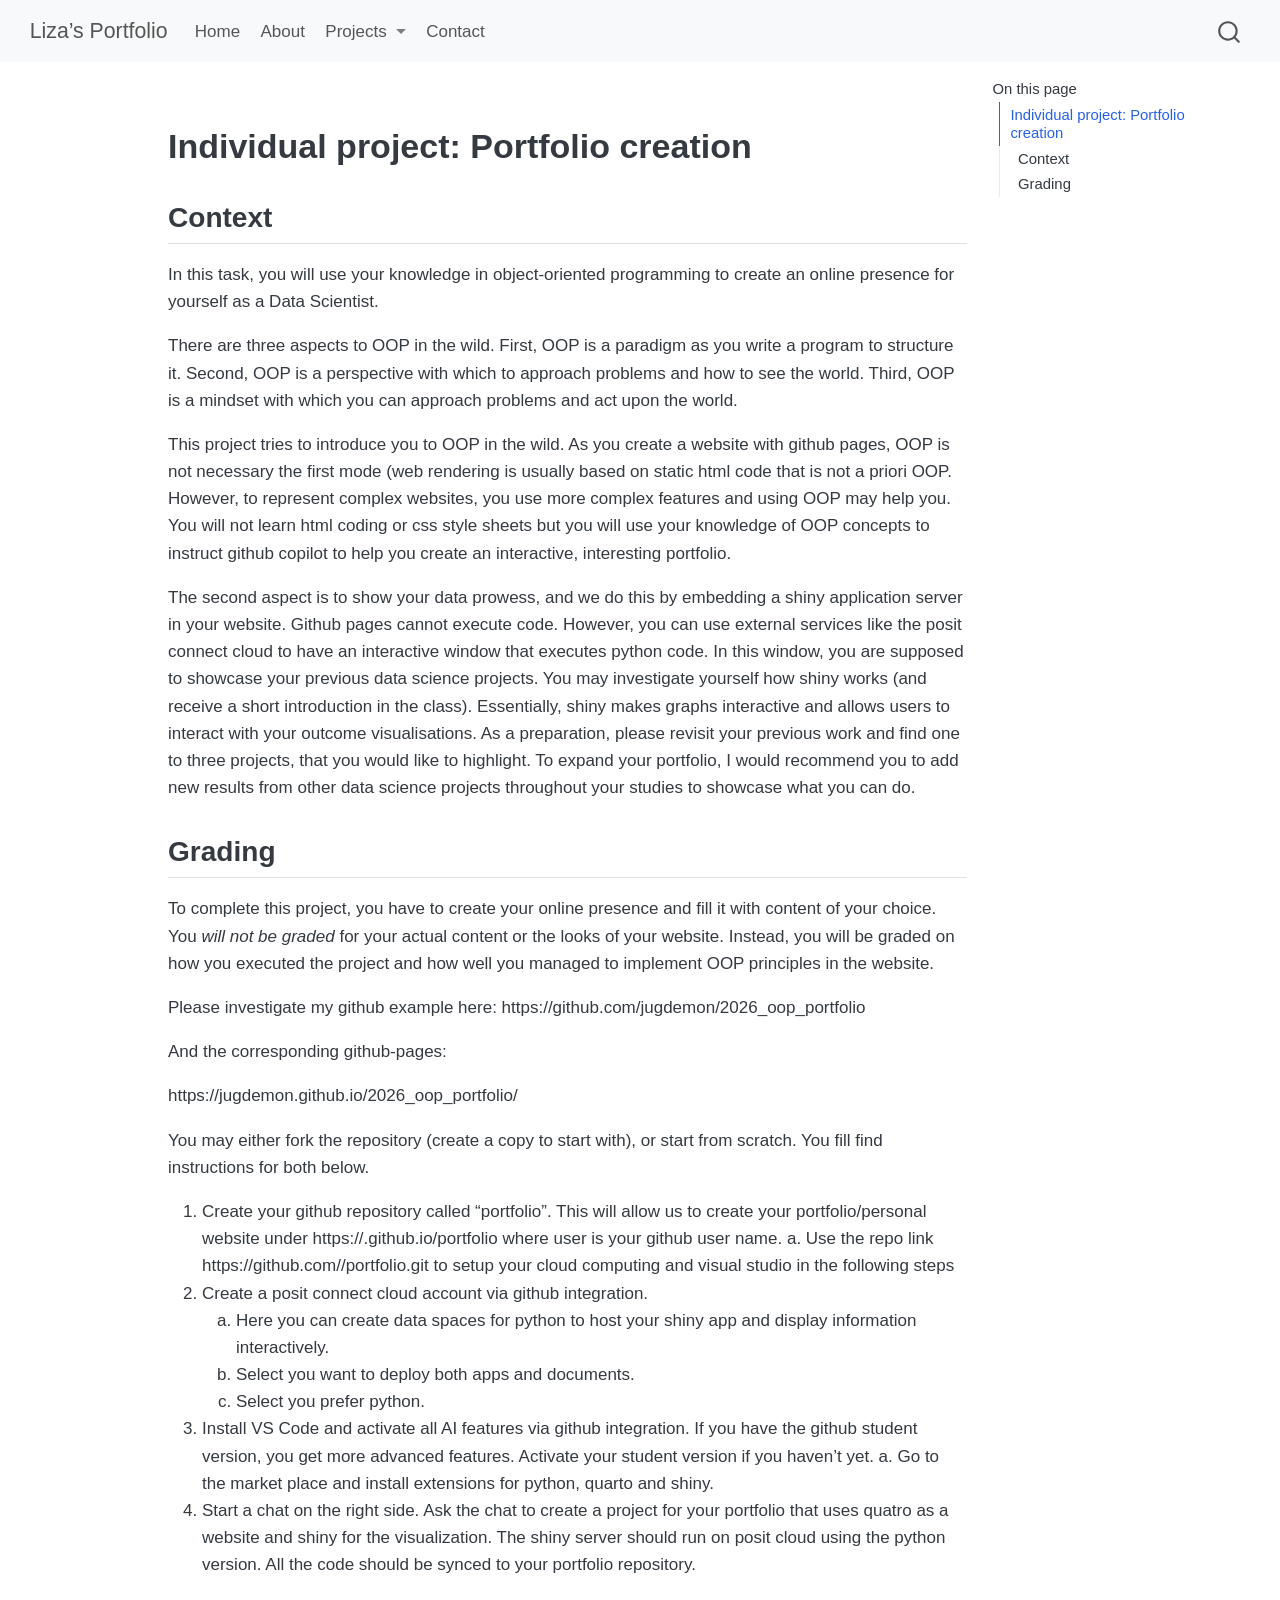
<file: docs/portfolio_instruction.html>
<!DOCTYPE html>
<html xmlns="http://www.w3.org/1999/xhtml" lang="en" xml:lang="en"><head>

<meta charset="utf-8">
<meta name="generator" content="quarto-1.9.36">

<meta name="viewport" content="width=device-width, initial-scale=1.0, user-scalable=yes">


<title>portfolio_instruction – Liza's Portfolio</title>
<style>
/* Default styles provided by pandoc.
** See https://pandoc.org/MANUAL.html#variables-for-html for config info.
*/
code{white-space: pre-wrap;}
span.smallcaps{font-variant: small-caps;}
div.columns{display: flex; gap: min(4vw, 1.5em);}
div.column{flex: auto; overflow-x: auto;}
div.hanging-indent{margin-left: 1.5em; text-indent: -1.5em;}
ul.task-list{list-style: none;}
ul.task-list li input[type="checkbox"] {
  width: 0.8em;
  margin: 0 0.8em 0.2em -1em; /* quarto-specific, see https://github.com/quarto-dev/quarto-cli/issues/4556 */ 
  vertical-align: middle;
}
</style>


<script src="../site_libs/quarto-nav/quarto-nav.js"></script>
<script src="../site_libs/quarto-nav/headroom.min.js"></script>
<script src="../site_libs/clipboard/clipboard.min.js"></script>
<script src="../site_libs/quarto-search/autocomplete.umd.js"></script>
<script src="../site_libs/quarto-search/fuse.min.js"></script>
<script src="../site_libs/quarto-search/quarto-search.js"></script>
<meta name="quarto:offset" content="../">
<script src="../site_libs/quarto-html/quarto.js" type="module"></script>
<script src="../site_libs/quarto-html/tabsets/tabsets.js" type="module"></script>
<script src="../site_libs/quarto-html/popper.min.js"></script>
<script src="../site_libs/quarto-html/tippy.umd.min.js"></script>
<script src="../site_libs/quarto-html/anchor.min.js"></script>
<link href="../site_libs/quarto-html/tippy.css" rel="stylesheet">
<link href="../site_libs/quarto-html/quarto-syntax-highlighting-845c23b38eaddc0f92fda52bfe77a8c8.css" rel="stylesheet" id="quarto-text-highlighting-styles">
<script src="../site_libs/bootstrap/bootstrap.min.js"></script>
<link href="../site_libs/bootstrap/bootstrap-icons.css" rel="stylesheet">
<link href="../site_libs/bootstrap/bootstrap-be3771519f21acc1c5b6733774c6dcd8.min.css" rel="stylesheet" append-hash="true" id="quarto-bootstrap" data-mode="light">
<script id="quarto-search-options" type="application/json">{
  "location": "navbar",
  "copy-button": false,
  "collapse-after": 3,
  "panel-placement": "end",
  "type": "overlay",
  "limit": 50,
  "keyboard-shortcut": [
    "f",
    "/",
    "s"
  ],
  "show-item-context": false,
  "language": {
    "search-no-results-text": "No results",
    "search-matching-documents-text": "matching documents",
    "search-copy-link-title": "Copy link to search",
    "search-hide-matches-text": "Hide additional matches",
    "search-more-match-text": "more match in this document",
    "search-more-matches-text": "more matches in this document",
    "search-clear-button-title": "Clear",
    "search-text-placeholder": "",
    "search-detached-cancel-button-title": "Cancel",
    "search-submit-button-title": "Submit",
    "search-label": "Search"
  }
}</script>


<link rel="stylesheet" href="../styles.css">
</head>

<body class="nav-fixed quarto-light">

<div id="quarto-search-results"></div>
  <header id="quarto-header" class="headroom fixed-top">
    <nav class="navbar navbar-expand-lg " data-bs-theme="dark">
      <div class="navbar-container container-fluid">
      <div class="navbar-brand-container mx-auto">
    <a class="navbar-brand" href="../index.html">
    <span class="navbar-title">Liza’s Portfolio</span>
    </a>
  </div>
            <div id="quarto-search" class="" title="Search"></div>
          <button class="navbar-toggler" type="button" data-bs-toggle="collapse" data-bs-target="#navbarCollapse" aria-controls="navbarCollapse" role="menu" aria-expanded="false" aria-label="Toggle navigation" onclick="if (window.quartoToggleHeadroom) { window.quartoToggleHeadroom(); }">
  <span class="navbar-toggler-icon"></span>
</button>
          <div class="collapse navbar-collapse" id="navbarCollapse">
            <ul class="navbar-nav navbar-nav-scroll me-auto">
  <li class="nav-item">
    <a class="nav-link" href="../index.html"> 
<span class="menu-text">Home</span></a>
  </li>  
  <li class="nav-item">
    <a class="nav-link" href="../about.html"> 
<span class="menu-text">About</span></a>
  </li>  
  <li class="nav-item dropdown ">
    <a class="nav-link dropdown-toggle" href="#" id="nav-menu-projects" role="link" data-bs-toggle="dropdown" aria-expanded="false">
 <span class="menu-text">Projects</span>
    </a>
    <ul class="dropdown-menu" aria-labelledby="nav-menu-projects">    
        <li>
    <a class="dropdown-item" href="../projects/ds_project.html">
 <span class="dropdown-text">OECD Analysis</span></a>
  </li>  
        <li>
    <a class="dropdown-item" href="../projects/ca_earnings.html">
 <span class="dropdown-text">California Earnings</span></a>
  </li>  
        <li>
    <a class="dropdown-item" href="../projects/shiny_app.html">
 <span class="dropdown-text">OOP Showcase</span></a>
  </li>  
    </ul>
  </li>
  <li class="nav-item">
    <a class="nav-link" href="../contact.html"> 
<span class="menu-text">Contact</span></a>
  </li>  
</ul>
          </div> <!-- /navcollapse -->
            <div class="quarto-navbar-tools">
</div>
      </div> <!-- /container-fluid -->
    </nav>
</header>
<!-- content -->
<div id="quarto-content" class="quarto-container page-columns page-rows-contents page-layout-article page-navbar">
<!-- sidebar -->
<!-- margin-sidebar -->
    <div id="quarto-margin-sidebar" class="sidebar margin-sidebar">
        <nav id="TOC" role="doc-toc" class="toc-active">
    <h2 id="toc-title">On this page</h2>
   
  <ul>
  <li><a href="#individual-project-portfolio-creation" id="toc-individual-project-portfolio-creation" class="nav-link active" data-scroll-target="#individual-project-portfolio-creation">Individual project: Portfolio creation</a>
  <ul class="collapse">
  <li><a href="#context" id="toc-context" class="nav-link" data-scroll-target="#context">Context</a></li>
  <li><a href="#grading" id="toc-grading" class="nav-link" data-scroll-target="#grading">Grading</a></li>
  </ul></li>
  </ul>
</nav>
    </div>
<!-- main -->
<main class="content" id="quarto-document-content"><header id="title-block-header" class="quarto-title-block"></header>




<section id="individual-project-portfolio-creation" class="level1">
<h1>Individual project: Portfolio creation</h1>
<section id="context" class="level2">
<h2 class="anchored" data-anchor-id="context">Context</h2>
<p>In this task, you will use your knowledge in object-oriented programming to create an online presence for yourself as a Data Scientist.</p>
<p>There are three aspects to OOP in the wild. First, OOP is a paradigm as you write a program to structure it. Second, OOP is a perspective with which to approach problems and how to see the world. Third, OOP is a mindset with which you can approach problems and act upon the world.</p>
<p>This project tries to introduce you to OOP in the wild. As you create a website with github pages, OOP is not necessary the first mode (web rendering is usually based on static html code that is not a priori OOP. However, to represent complex websites, you use more complex features and using OOP may help you. You will not learn html coding or css style sheets but you will use your knowledge of OOP concepts to instruct github copilot to help you create an interactive, interesting portfolio.</p>
<p>The second aspect is to show your data prowess, and we do this by embedding a shiny application server in your website. Github pages cannot execute code. However, you can use external services like the posit connect cloud to have an interactive window that executes python code. In this window, you are supposed to showcase your previous data science projects. You may investigate yourself how shiny works (and receive a short introduction in the class). Essentially, shiny makes graphs interactive and allows users to interact with your outcome visualisations. As a preparation, please revisit your previous work and find one to three projects, that you would like to highlight. To expand your portfolio, I would recommend you to add new results from other data science projects throughout your studies to showcase what you can do.</p>
</section>
<section id="grading" class="level2">
<h2 class="anchored" data-anchor-id="grading">Grading</h2>
<p>To complete this project, you have to create your online presence and fill it with content of your choice. You <em>will not be graded</em> for your actual content or the looks of your website. Instead, you will be graded on how you executed the project and how well you managed to implement OOP principles in the website.</p>
<p>Please investigate my github example here: https://github.com/jugdemon/2026_oop_portfolio</p>
<p>And the corresponding github-pages:</p>
<p>https://jugdemon.github.io/2026_oop_portfolio/</p>
<p>You may either fork the repository (create a copy to start with), or start from scratch. You fill find instructions for both below.</p>
<ol type="1">
<li>Create your github repository called “portfolio”. This will allow us to create your portfolio/personal website under https://<user>.github.io/portfolio where user is your github user name. a. Use the repo link https://github.com/<user>/portfolio.git to setup your cloud computing and visual studio in the following steps</user></user></li>
<li>Create a posit connect cloud account via github integration.
<ol type="a">
<li>Here you can create data spaces for python to host your shiny app and display information interactively.</li>
<li>Select you want to deploy both apps and documents.</li>
<li>Select you prefer python.</li>
</ol></li>
<li>Install VS Code and activate all AI features via github integration. If you have the github student version, you get more advanced features. Activate your student version if you haven’t yet. a. Go to the market place and install extensions for python, quarto and shiny.</li>
<li>Start a chat on the right side. Ask the chat to create a project for your portfolio that uses quatro as a website and shiny for the visualization. The shiny server should run on posit cloud using the python version. All the code should be synced to your portfolio repository.</li>
</ol>


</section>
</section>

</main> <!-- /main -->
<script id="quarto-html-after-body" type="application/javascript">
  window.document.addEventListener("DOMContentLoaded", function (event) {
    const icon = "";
    const anchorJS = new window.AnchorJS();
    anchorJS.options = {
      placement: 'right',
      icon: icon
    };
    anchorJS.add('.anchored');
    const isCodeAnnotation = (el) => {
      for (const clz of el.classList) {
        if (clz.startsWith('code-annotation-')) {                     
          return true;
        }
      }
      return false;
    }
    const onCopySuccess = function(e) {
      // button target
      const button = e.trigger;
      // don't keep focus
      button.blur();
      // flash "checked"
      button.classList.add('code-copy-button-checked');
      var currentTitle = button.getAttribute("title");
      button.setAttribute("title", "Copied!");
      let tooltip;
      if (window.bootstrap) {
        button.setAttribute("data-bs-toggle", "tooltip");
        button.setAttribute("data-bs-placement", "left");
        button.setAttribute("data-bs-title", "Copied!");
        tooltip = new bootstrap.Tooltip(button, 
          { trigger: "manual", 
            customClass: "code-copy-button-tooltip",
            offset: [0, -8]});
        tooltip.show();    
      }
      setTimeout(function() {
        if (tooltip) {
          tooltip.hide();
          button.removeAttribute("data-bs-title");
          button.removeAttribute("data-bs-toggle");
          button.removeAttribute("data-bs-placement");
        }
        button.setAttribute("title", currentTitle);
        button.classList.remove('code-copy-button-checked');
      }, 1000);
      // clear code selection
      e.clearSelection();
    }
    const getTextToCopy = function(trigger) {
      const outerScaffold = trigger.parentElement.cloneNode(true);
      const codeEl = outerScaffold.querySelector('code');
      for (const childEl of codeEl.children) {
        if (isCodeAnnotation(childEl)) {
          childEl.remove();
        }
      }
      return codeEl.innerText;
    }
    const clipboard = new window.ClipboardJS('.code-copy-button:not([data-in-quarto-modal])', {
      text: getTextToCopy
    });
    clipboard.on('success', onCopySuccess);
    if (window.document.getElementById('quarto-embedded-source-code-modal')) {
      const clipboardModal = new window.ClipboardJS('.code-copy-button[data-in-quarto-modal]', {
        text: getTextToCopy,
        container: window.document.getElementById('quarto-embedded-source-code-modal')
      });
      clipboardModal.on('success', onCopySuccess);
    }
      var localhostRegex = new RegExp(/^(?:http|https):\/\/localhost\:?[0-9]*\//);
      var mailtoRegex = new RegExp(/^mailto:/);
        var filterRegex = new RegExp("https:\/\/lizavagyok\.github\.io\/portfolio\/");
      var isInternal = (href) => {
          return filterRegex.test(href) || localhostRegex.test(href) || mailtoRegex.test(href);
      }
      // Inspect non-navigation links and adorn them if external
     var links = window.document.querySelectorAll('a[href]:not(.nav-link):not(.navbar-brand):not(.toc-action):not(.sidebar-link):not(.sidebar-item-toggle):not(.pagination-link):not(.no-external):not([aria-hidden]):not(.dropdown-item):not(.quarto-navigation-tool):not(.about-link)');
      for (var i=0; i<links.length; i++) {
        const link = links[i];
        if (!isInternal(link.href)) {
          // undo the damage that might have been done by quarto-nav.js in the case of
          // links that we want to consider external
          if (link.dataset.originalHref !== undefined) {
            link.href = link.dataset.originalHref;
          }
        }
      }
    function tippyHover(el, contentFn, onTriggerFn, onUntriggerFn) {
      const config = {
        allowHTML: true,
        maxWidth: 500,
        delay: 100,
        arrow: false,
        appendTo: function(el) {
            return el.parentElement;
        },
        interactive: true,
        interactiveBorder: 10,
        theme: 'quarto',
        placement: 'bottom-start',
      };
      if (contentFn) {
        config.content = contentFn;
      }
      if (onTriggerFn) {
        config.onTrigger = onTriggerFn;
      }
      if (onUntriggerFn) {
        config.onUntrigger = onUntriggerFn;
      }
      window.tippy(el, config); 
    }
    const noterefs = window.document.querySelectorAll('a[role="doc-noteref"]');
    for (var i=0; i<noterefs.length; i++) {
      const ref = noterefs[i];
      tippyHover(ref, function() {
        // use id or data attribute instead here
        let href = ref.getAttribute('data-footnote-href') || ref.getAttribute('href');
        try { href = new URL(href).hash; } catch {}
        const id = href.replace(/^#\/?/, "");
        const note = window.document.getElementById(id);
        if (note) {
          return note.innerHTML;
        } else {
          return "";
        }
      });
    }
    const xrefs = window.document.querySelectorAll('a.quarto-xref');
    const processXRef = (id, note) => {
      // Strip column container classes
      const stripColumnClz = (el) => {
        el.classList.remove("page-full", "page-columns");
        if (el.children) {
          for (const child of el.children) {
            stripColumnClz(child);
          }
        }
      }
      stripColumnClz(note)
      if (id === null || id.startsWith('sec-')) {
        // Special case sections, only their first couple elements
        const container = document.createElement("div");
        if (note.children && note.children.length > 2) {
          container.appendChild(note.children[0].cloneNode(true));
          for (let i = 1; i < note.children.length; i++) {
            const child = note.children[i];
            if (child.tagName === "P" && child.innerText === "") {
              continue;
            } else {
              container.appendChild(child.cloneNode(true));
              break;
            }
          }
          if (window.Quarto?.typesetMath) {
            window.Quarto.typesetMath(container);
          }
          return container.innerHTML
        } else {
          if (window.Quarto?.typesetMath) {
            window.Quarto.typesetMath(note);
          }
          return note.innerHTML;
        }
      } else {
        // Remove any anchor links if they are present
        const anchorLink = note.querySelector('a.anchorjs-link');
        if (anchorLink) {
          anchorLink.remove();
        }
        if (window.Quarto?.typesetMath) {
          window.Quarto.typesetMath(note);
        }
        if (note.classList.contains("callout")) {
          return note.outerHTML;
        } else {
          return note.innerHTML;
        }
      }
    }
    for (var i=0; i<xrefs.length; i++) {
      const xref = xrefs[i];
      tippyHover(xref, undefined, function(instance) {
        instance.disable();
        let url = xref.getAttribute('href');
        let hash = undefined; 
        if (url.startsWith('#')) {
          hash = url;
        } else {
          try { hash = new URL(url).hash; } catch {}
        }
        if (hash) {
          const id = hash.replace(/^#\/?/, "");
          const note = window.document.getElementById(id);
          if (note !== null) {
            try {
              const html = processXRef(id, note.cloneNode(true));
              instance.setContent(html);
            } finally {
              instance.enable();
              instance.show();
            }
          } else {
            // See if we can fetch this
            fetch(url.split('#')[0])
            .then(res => res.text())
            .then(html => {
              const parser = new DOMParser();
              const htmlDoc = parser.parseFromString(html, "text/html");
              const note = htmlDoc.getElementById(id);
              if (note !== null) {
                const html = processXRef(id, note);
                instance.setContent(html);
              } 
            }).finally(() => {
              instance.enable();
              instance.show();
            });
          }
        } else {
          // See if we can fetch a full url (with no hash to target)
          // This is a special case and we should probably do some content thinning / targeting
          fetch(url)
          .then(res => res.text())
          .then(html => {
            const parser = new DOMParser();
            const htmlDoc = parser.parseFromString(html, "text/html");
            const note = htmlDoc.querySelector('main.content');
            if (note !== null) {
              // This should only happen for chapter cross references
              // (since there is no id in the URL)
              // remove the first header
              if (note.children.length > 0 && note.children[0].tagName === "HEADER") {
                note.children[0].remove();
              }
              const html = processXRef(null, note);
              instance.setContent(html);
            } 
          }).finally(() => {
            instance.enable();
            instance.show();
          });
        }
      }, function(instance) {
      });
    }
        let selectedAnnoteEl;
        const selectorForAnnotation = ( cell, annotation) => {
          let cellAttr = 'data-code-cell="' + cell + '"';
          let lineAttr = 'data-code-annotation="' +  annotation + '"';
          const selector = 'span[' + cellAttr + '][' + lineAttr + ']';
          return selector;
        }
        const selectCodeLines = (annoteEl) => {
          const doc = window.document;
          const targetCell = annoteEl.getAttribute("data-target-cell");
          const targetAnnotation = annoteEl.getAttribute("data-target-annotation");
          const annoteSpan = window.document.querySelector(selectorForAnnotation(targetCell, targetAnnotation));
          const lines = annoteSpan.getAttribute("data-code-lines").split(",");
          const lineIds = lines.map((line) => {
            return targetCell + "-" + line;
          })
          let top = null;
          let height = null;
          let parent = null;
          if (lineIds.length > 0) {
              //compute the position of the single el (top and bottom and make a div)
              const el = window.document.getElementById(lineIds[0]);
              top = el.offsetTop;
              height = el.offsetHeight;
              parent = el.parentElement.parentElement;
            if (lineIds.length > 1) {
              const lastEl = window.document.getElementById(lineIds[lineIds.length - 1]);
              const bottom = lastEl.offsetTop + lastEl.offsetHeight;
              height = bottom - top;
            }
            if (top !== null && height !== null && parent !== null) {
              // cook up a div (if necessary) and position it 
              let div = window.document.getElementById("code-annotation-line-highlight");
              if (div === null) {
                div = window.document.createElement("div");
                div.setAttribute("id", "code-annotation-line-highlight");
                div.style.position = 'absolute';
                parent.appendChild(div);
              }
              div.style.top = top - 2 + "px";
              div.style.height = height + 4 + "px";
              div.style.left = 0;
              let gutterDiv = window.document.getElementById("code-annotation-line-highlight-gutter");
              if (gutterDiv === null) {
                gutterDiv = window.document.createElement("div");
                gutterDiv.setAttribute("id", "code-annotation-line-highlight-gutter");
                gutterDiv.style.position = 'absolute';
                const codeCell = window.document.getElementById(targetCell);
                const gutter = codeCell.querySelector('.code-annotation-gutter');
                gutter.appendChild(gutterDiv);
              }
              gutterDiv.style.top = top - 2 + "px";
              gutterDiv.style.height = height + 4 + "px";
            }
            selectedAnnoteEl = annoteEl;
          }
        };
        const unselectCodeLines = () => {
          const elementsIds = ["code-annotation-line-highlight", "code-annotation-line-highlight-gutter"];
          elementsIds.forEach((elId) => {
            const div = window.document.getElementById(elId);
            if (div) {
              div.remove();
            }
          });
          selectedAnnoteEl = undefined;
        };
          // Handle positioning of the toggle
      window.addEventListener(
        "resize",
        throttle(() => {
          elRect = undefined;
          if (selectedAnnoteEl) {
            selectCodeLines(selectedAnnoteEl);
          }
        }, 10)
      );
      function throttle(fn, ms) {
      let throttle = false;
      let timer;
        return (...args) => {
          if(!throttle) { // first call gets through
              fn.apply(this, args);
              throttle = true;
          } else { // all the others get throttled
              if(timer) clearTimeout(timer); // cancel #2
              timer = setTimeout(() => {
                fn.apply(this, args);
                timer = throttle = false;
              }, ms);
          }
        };
      }
        // Attach click handler to the DT
        const annoteDls = window.document.querySelectorAll('dt[data-target-cell]');
        for (const annoteDlNode of annoteDls) {
          annoteDlNode.addEventListener('click', (event) => {
            const clickedEl = event.target;
            if (clickedEl !== selectedAnnoteEl) {
              unselectCodeLines();
              const activeEl = window.document.querySelector('dt[data-target-cell].code-annotation-active');
              if (activeEl) {
                activeEl.classList.remove('code-annotation-active');
              }
              selectCodeLines(clickedEl);
              clickedEl.classList.add('code-annotation-active');
            } else {
              // Unselect the line
              unselectCodeLines();
              clickedEl.classList.remove('code-annotation-active');
            }
          });
        }
    const findCites = (el) => {
      const parentEl = el.parentElement;
      if (parentEl) {
        const cites = parentEl.dataset.cites;
        if (cites) {
          return {
            el,
            cites: cites.split(' ')
          };
        } else {
          return findCites(el.parentElement)
        }
      } else {
        return undefined;
      }
    };
    var bibliorefs = window.document.querySelectorAll('a[role="doc-biblioref"]');
    for (var i=0; i<bibliorefs.length; i++) {
      const ref = bibliorefs[i];
      const citeInfo = findCites(ref);
      if (citeInfo) {
        tippyHover(citeInfo.el, function() {
          var popup = window.document.createElement('div');
          citeInfo.cites.forEach(function(cite) {
            var citeDiv = window.document.createElement('div');
            citeDiv.classList.add('hanging-indent');
            citeDiv.classList.add('csl-entry');
            var biblioDiv = window.document.getElementById('ref-' + cite);
            if (biblioDiv) {
              citeDiv.innerHTML = biblioDiv.innerHTML;
            }
            popup.appendChild(citeDiv);
          });
          return popup.innerHTML;
        });
      }
    }
  });
  </script>
</div> <!-- /content -->




</body></html>
</file>
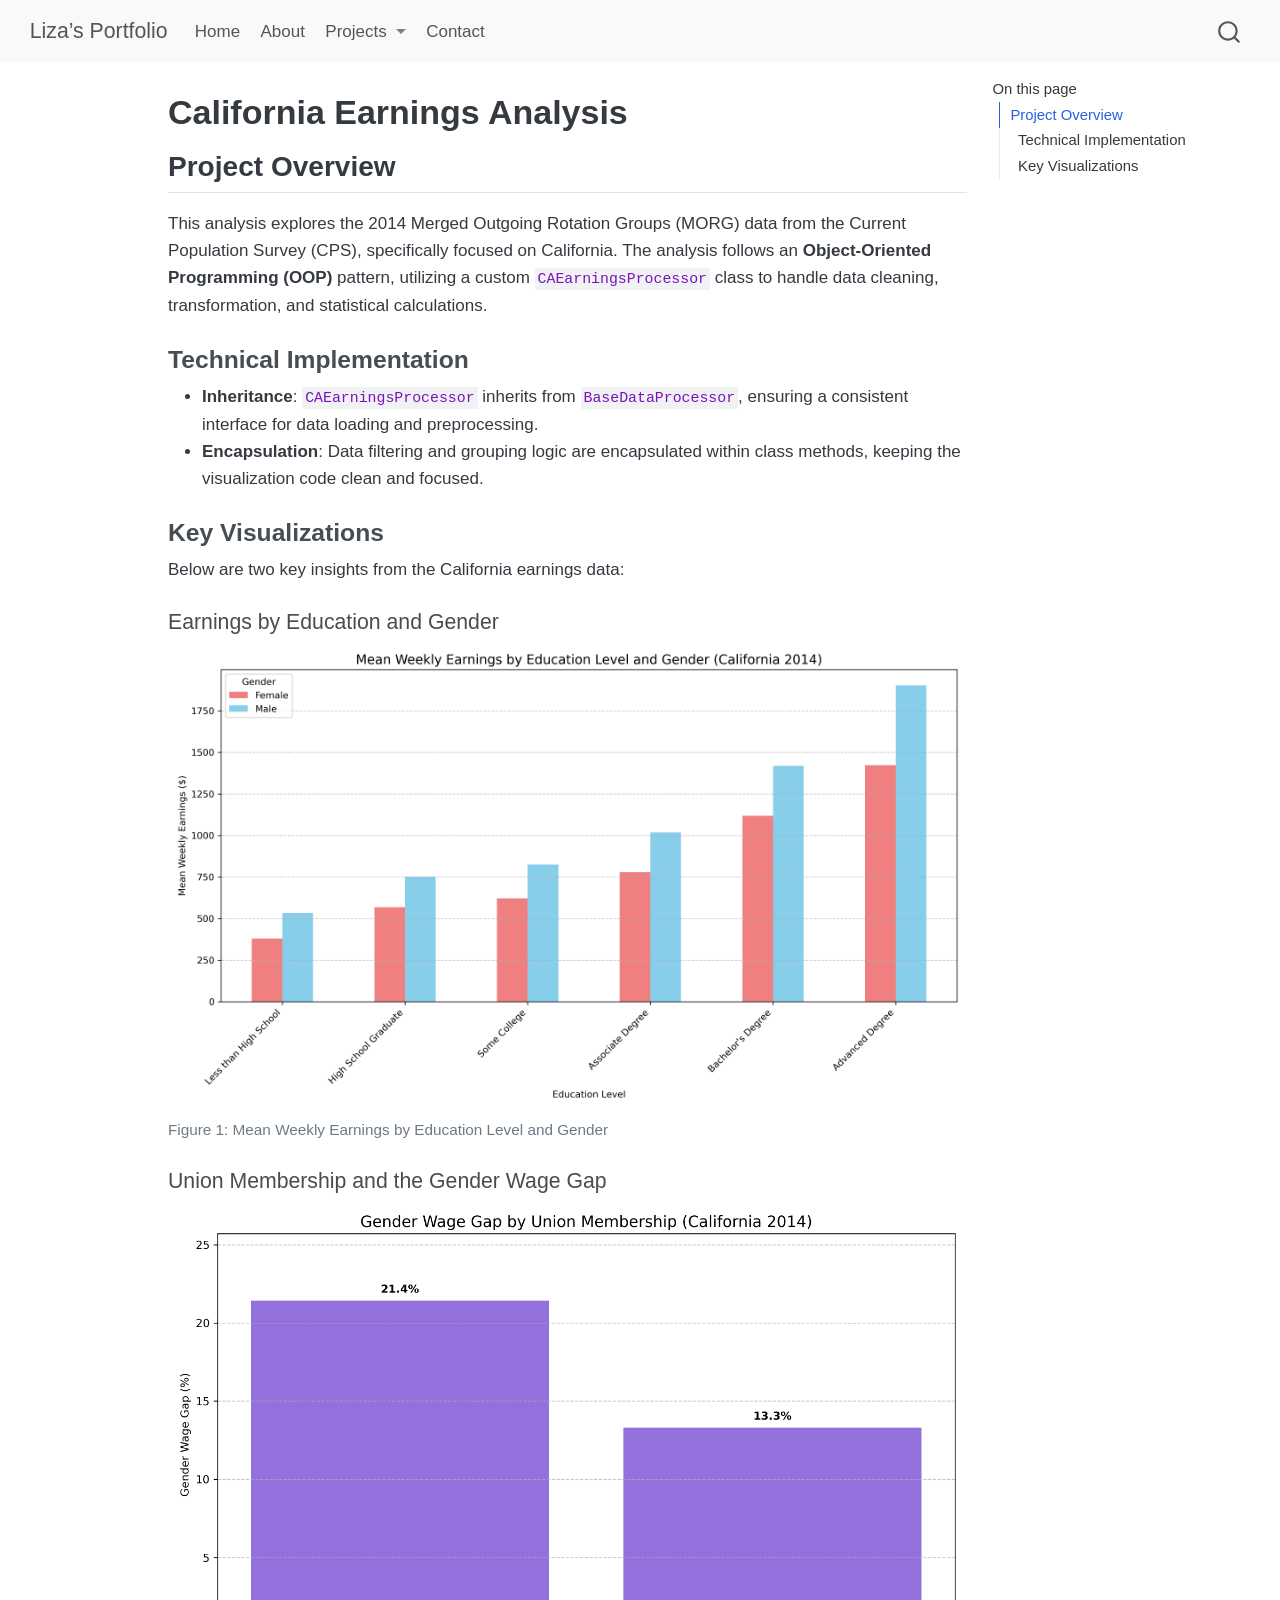
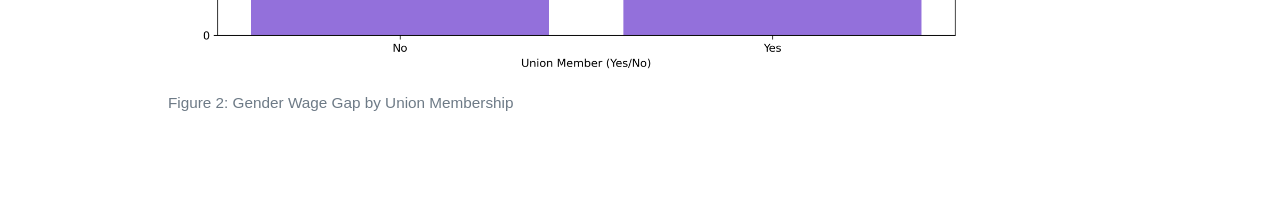
<file: projects/ca_earnings.html>
<!DOCTYPE html>
<html xmlns="http://www.w3.org/1999/xhtml" lang="en" xml:lang="en"><head>

<meta charset="utf-8">
<meta name="generator" content="quarto-1.9.36">

<meta name="viewport" content="width=device-width, initial-scale=1.0, user-scalable=yes">


<title>California Earnings Analysis – Liza’s Portfolio</title>
<style>
/* Default styles provided by pandoc.
** See https://pandoc.org/MANUAL.html#variables-for-html for config info.
*/
code{white-space: pre-wrap;}
span.smallcaps{font-variant: small-caps;}
div.columns{display: flex; gap: min(4vw, 1.5em);}
div.column{flex: auto; overflow-x: auto;}
div.hanging-indent{margin-left: 1.5em; text-indent: -1.5em;}
ul.task-list{list-style: none;}
ul.task-list li input[type="checkbox"] {
  width: 0.8em;
  margin: 0 0.8em 0.2em -1em; /* quarto-specific, see https://github.com/quarto-dev/quarto-cli/issues/4556 */ 
  vertical-align: middle;
}
</style>


<script src="../site_libs/quarto-nav/quarto-nav.js"></script>
<script src="../site_libs/quarto-nav/headroom.min.js"></script>
<script src="../site_libs/clipboard/clipboard.min.js"></script>
<script src="../site_libs/quarto-search/autocomplete.umd.js"></script>
<script src="../site_libs/quarto-search/fuse.min.js"></script>
<script src="../site_libs/quarto-search/quarto-search.js"></script>
<meta name="quarto:offset" content="../">
<script src="../site_libs/quarto-html/quarto.js" type="module"></script>
<script src="../site_libs/quarto-html/tabsets/tabsets.js" type="module"></script>
<script src="../site_libs/quarto-html/popper.min.js"></script>
<script src="../site_libs/quarto-html/tippy.umd.min.js"></script>
<script src="../site_libs/quarto-html/anchor.min.js"></script>
<link href="../site_libs/quarto-html/tippy.css" rel="stylesheet">
<link href="../site_libs/quarto-html/quarto-syntax-highlighting-845c23b38eaddc0f92fda52bfe77a8c8.css" rel="stylesheet" id="quarto-text-highlighting-styles">
<script src="../site_libs/bootstrap/bootstrap.min.js"></script>
<link href="../site_libs/bootstrap/bootstrap-icons.css" rel="stylesheet">
<link href="../site_libs/bootstrap/bootstrap-be3771519f21acc1c5b6733774c6dcd8.min.css" rel="stylesheet" append-hash="true" id="quarto-bootstrap" data-mode="light">
<script id="quarto-search-options" type="application/json">{
  "location": "navbar",
  "copy-button": false,
  "collapse-after": 3,
  "panel-placement": "end",
  "type": "overlay",
  "limit": 50,
  "keyboard-shortcut": [
    "f",
    "/",
    "s"
  ],
  "show-item-context": false,
  "language": {
    "search-no-results-text": "No results",
    "search-matching-documents-text": "matching documents",
    "search-copy-link-title": "Copy link to search",
    "search-hide-matches-text": "Hide additional matches",
    "search-more-match-text": "more match in this document",
    "search-more-matches-text": "more matches in this document",
    "search-clear-button-title": "Clear",
    "search-text-placeholder": "",
    "search-detached-cancel-button-title": "Cancel",
    "search-submit-button-title": "Submit",
    "search-label": "Search"
  }
}</script>


<link rel="stylesheet" href="../styles.css">
</head>

<body class="nav-fixed quarto-light">

<div id="quarto-search-results"></div>
  <header id="quarto-header" class="headroom fixed-top">
    <nav class="navbar navbar-expand-lg " data-bs-theme="dark">
      <div class="navbar-container container-fluid">
      <div class="navbar-brand-container mx-auto">
    <a class="navbar-brand" href="../index.html">
    <span class="navbar-title">Liza’s Portfolio</span>
    </a>
  </div>
            <div id="quarto-search" class="" title="Search"></div>
          <button class="navbar-toggler" type="button" data-bs-toggle="collapse" data-bs-target="#navbarCollapse" aria-controls="navbarCollapse" role="menu" aria-expanded="false" aria-label="Toggle navigation" onclick="if (window.quartoToggleHeadroom) { window.quartoToggleHeadroom(); }">
  <span class="navbar-toggler-icon"></span>
</button>
          <div class="collapse navbar-collapse" id="navbarCollapse">
            <ul class="navbar-nav navbar-nav-scroll me-auto">
  <li class="nav-item">
    <a class="nav-link" href="../index.html"> 
<span class="menu-text">Home</span></a>
  </li>  
  <li class="nav-item">
    <a class="nav-link" href="../about.html"> 
<span class="menu-text">About</span></a>
  </li>  
  <li class="nav-item dropdown ">
    <a class="nav-link dropdown-toggle" href="#" id="nav-menu-projects" role="link" data-bs-toggle="dropdown" aria-expanded="false">
 <span class="menu-text">Projects</span>
    </a>
    <ul class="dropdown-menu" aria-labelledby="nav-menu-projects">    
        <li>
    <a class="dropdown-item" href="../projects/ds_project.html">
 <span class="dropdown-text">OECD Analysis</span></a>
  </li>  
        <li>
    <a class="dropdown-item" href="../projects/ca_earnings.html">
 <span class="dropdown-text">California Earnings</span></a>
  </li>  
        <li>
    <a class="dropdown-item" href="../projects/shiny_app.html">
 <span class="dropdown-text">OOP Showcase</span></a>
  </li>  
    </ul>
  </li>
  <li class="nav-item">
    <a class="nav-link" href="../contact.html"> 
<span class="menu-text">Contact</span></a>
  </li>  
</ul>
          </div> <!-- /navcollapse -->
            <div class="quarto-navbar-tools">
</div>
      </div> <!-- /container-fluid -->
    </nav>
</header>
<!-- content -->
<div id="quarto-content" class="quarto-container page-columns page-rows-contents page-layout-article page-navbar">
<!-- sidebar -->
<!-- margin-sidebar -->
    <div id="quarto-margin-sidebar" class="sidebar margin-sidebar">
        <nav id="TOC" role="doc-toc" class="toc-active">
    <h2 id="toc-title">On this page</h2>
   
  <ul>
  <li><a href="#project-overview" id="toc-project-overview" class="nav-link active" data-scroll-target="#project-overview">Project Overview</a>
  <ul class="collapse">
  <li><a href="#technical-implementation" id="toc-technical-implementation" class="nav-link" data-scroll-target="#technical-implementation">Technical Implementation</a></li>
  <li><a href="#key-visualizations" id="toc-key-visualizations" class="nav-link" data-scroll-target="#key-visualizations">Key Visualizations</a></li>
  </ul></li>
  </ul>
</nav>
    </div>
<!-- main -->
<main class="content" id="quarto-document-content">

<header id="title-block-header" class="quarto-title-block default">
<div class="quarto-title">
<h1 class="title">California Earnings Analysis</h1>
</div>



<div class="quarto-title-meta">

    
  
    
  </div>
  


</header>


<section id="project-overview" class="level2">
<h2 class="anchored" data-anchor-id="project-overview">Project Overview</h2>
<p>This analysis explores the 2014 Merged Outgoing Rotation Groups (MORG) data from the Current Population Survey (CPS), specifically focused on California. The analysis follows an <strong>Object-Oriented Programming (OOP)</strong> pattern, utilizing a custom <code>CAEarningsProcessor</code> class to handle data cleaning, transformation, and statistical calculations.</p>
<section id="technical-implementation" class="level3">
<h3 class="anchored" data-anchor-id="technical-implementation">Technical Implementation</h3>
<ul>
<li><strong>Inheritance</strong>: <code>CAEarningsProcessor</code> inherits from <code>BaseDataProcessor</code>, ensuring a consistent interface for data loading and preprocessing.</li>
<li><strong>Encapsulation</strong>: Data filtering and grouping logic are encapsulated within class methods, keeping the visualization code clean and focused.</li>
</ul>
</section>
<section id="key-visualizations" class="level3">
<h3 class="anchored" data-anchor-id="key-visualizations">Key Visualizations</h3>
<p>Below are two key insights from the California earnings data:</p>
<section id="earnings-by-education-and-gender" class="level4">
<h4 class="anchored" data-anchor-id="earnings-by-education-and-gender">Earnings by Education and Gender</h4>
<div id="fig-ca-earnings" class="quarto-float quarto-figure quarto-figure-center anchored">
<figure class="quarto-float quarto-float-fig figure">
<div aria-describedby="fig-ca-earnings-caption-0ceaefa1-69ba-4598-a22c-09a6ac19f8ca">
<img src="images/ca_earnings_by_edu.png" class="img-fluid figure-img">
</div>
<figcaption class="quarto-float-caption-bottom quarto-float-caption quarto-float-fig" id="fig-ca-earnings-caption-0ceaefa1-69ba-4598-a22c-09a6ac19f8ca">
Figure&nbsp;1: Mean Weekly Earnings by Education Level and Gender
</figcaption>
</figure>
</div>
</section>
<section id="union-membership-and-the-gender-wage-gap" class="level4">
<h4 class="anchored" data-anchor-id="union-membership-and-the-gender-wage-gap">Union Membership and the Gender Wage Gap</h4>
<div id="fig-ca-gap" class="quarto-float quarto-figure quarto-figure-center anchored">
<figure class="quarto-float quarto-float-fig figure">
<div aria-describedby="fig-ca-gap-caption-0ceaefa1-69ba-4598-a22c-09a6ac19f8ca">
<img src="images/ca_gender_gap_union.png" class="img-fluid figure-img">
</div>
<figcaption class="quarto-float-caption-bottom quarto-float-caption quarto-float-fig" id="fig-ca-gap-caption-0ceaefa1-69ba-4598-a22c-09a6ac19f8ca">
Figure&nbsp;2: Gender Wage Gap by Union Membership
</figcaption>
</figure>
</div>


</section>
</section>
</section>

</main> <!-- /main -->
<script id="quarto-html-after-body" type="application/javascript">
  window.document.addEventListener("DOMContentLoaded", function (event) {
    const icon = "";
    const anchorJS = new window.AnchorJS();
    anchorJS.options = {
      placement: 'right',
      icon: icon
    };
    anchorJS.add('.anchored');
    const isCodeAnnotation = (el) => {
      for (const clz of el.classList) {
        if (clz.startsWith('code-annotation-')) {                     
          return true;
        }
      }
      return false;
    }
    const onCopySuccess = function(e) {
      // button target
      const button = e.trigger;
      // don't keep focus
      button.blur();
      // flash "checked"
      button.classList.add('code-copy-button-checked');
      var currentTitle = button.getAttribute("title");
      button.setAttribute("title", "Copied!");
      let tooltip;
      if (window.bootstrap) {
        button.setAttribute("data-bs-toggle", "tooltip");
        button.setAttribute("data-bs-placement", "left");
        button.setAttribute("data-bs-title", "Copied!");
        tooltip = new bootstrap.Tooltip(button, 
          { trigger: "manual", 
            customClass: "code-copy-button-tooltip",
            offset: [0, -8]});
        tooltip.show();    
      }
      setTimeout(function() {
        if (tooltip) {
          tooltip.hide();
          button.removeAttribute("data-bs-title");
          button.removeAttribute("data-bs-toggle");
          button.removeAttribute("data-bs-placement");
        }
        button.setAttribute("title", currentTitle);
        button.classList.remove('code-copy-button-checked');
      }, 1000);
      // clear code selection
      e.clearSelection();
    }
    const getTextToCopy = function(trigger) {
      const outerScaffold = trigger.parentElement.cloneNode(true);
      const codeEl = outerScaffold.querySelector('code');
      for (const childEl of codeEl.children) {
        if (isCodeAnnotation(childEl)) {
          childEl.remove();
        }
      }
      return codeEl.innerText;
    }
    const clipboard = new window.ClipboardJS('.code-copy-button:not([data-in-quarto-modal])', {
      text: getTextToCopy
    });
    clipboard.on('success', onCopySuccess);
    if (window.document.getElementById('quarto-embedded-source-code-modal')) {
      const clipboardModal = new window.ClipboardJS('.code-copy-button[data-in-quarto-modal]', {
        text: getTextToCopy,
        container: window.document.getElementById('quarto-embedded-source-code-modal')
      });
      clipboardModal.on('success', onCopySuccess);
    }
      var localhostRegex = new RegExp(/^(?:http|https):\/\/localhost\:?[0-9]*\//);
      var mailtoRegex = new RegExp(/^mailto:/);
        var filterRegex = new RegExp("https:\/\/lizavagyok\.github\.io\/portfolio\/");
      var isInternal = (href) => {
          return filterRegex.test(href) || localhostRegex.test(href) || mailtoRegex.test(href);
      }
      // Inspect non-navigation links and adorn them if external
     var links = window.document.querySelectorAll('a[href]:not(.nav-link):not(.navbar-brand):not(.toc-action):not(.sidebar-link):not(.sidebar-item-toggle):not(.pagination-link):not(.no-external):not([aria-hidden]):not(.dropdown-item):not(.quarto-navigation-tool):not(.about-link)');
      for (var i=0; i<links.length; i++) {
        const link = links[i];
        if (!isInternal(link.href)) {
          // undo the damage that might have been done by quarto-nav.js in the case of
          // links that we want to consider external
          if (link.dataset.originalHref !== undefined) {
            link.href = link.dataset.originalHref;
          }
        }
      }
    function tippyHover(el, contentFn, onTriggerFn, onUntriggerFn) {
      const config = {
        allowHTML: true,
        maxWidth: 500,
        delay: 100,
        arrow: false,
        appendTo: function(el) {
            return el.parentElement;
        },
        interactive: true,
        interactiveBorder: 10,
        theme: 'quarto',
        placement: 'bottom-start',
      };
      if (contentFn) {
        config.content = contentFn;
      }
      if (onTriggerFn) {
        config.onTrigger = onTriggerFn;
      }
      if (onUntriggerFn) {
        config.onUntrigger = onUntriggerFn;
      }
      window.tippy(el, config); 
    }
    const noterefs = window.document.querySelectorAll('a[role="doc-noteref"]');
    for (var i=0; i<noterefs.length; i++) {
      const ref = noterefs[i];
      tippyHover(ref, function() {
        // use id or data attribute instead here
        let href = ref.getAttribute('data-footnote-href') || ref.getAttribute('href');
        try { href = new URL(href).hash; } catch {}
        const id = href.replace(/^#\/?/, "");
        const note = window.document.getElementById(id);
        if (note) {
          return note.innerHTML;
        } else {
          return "";
        }
      });
    }
    const xrefs = window.document.querySelectorAll('a.quarto-xref');
    const processXRef = (id, note) => {
      // Strip column container classes
      const stripColumnClz = (el) => {
        el.classList.remove("page-full", "page-columns");
        if (el.children) {
          for (const child of el.children) {
            stripColumnClz(child);
          }
        }
      }
      stripColumnClz(note)
      if (id === null || id.startsWith('sec-')) {
        // Special case sections, only their first couple elements
        const container = document.createElement("div");
        if (note.children && note.children.length > 2) {
          container.appendChild(note.children[0].cloneNode(true));
          for (let i = 1; i < note.children.length; i++) {
            const child = note.children[i];
            if (child.tagName === "P" && child.innerText === "") {
              continue;
            } else {
              container.appendChild(child.cloneNode(true));
              break;
            }
          }
          if (window.Quarto?.typesetMath) {
            window.Quarto.typesetMath(container);
          }
          return container.innerHTML
        } else {
          if (window.Quarto?.typesetMath) {
            window.Quarto.typesetMath(note);
          }
          return note.innerHTML;
        }
      } else {
        // Remove any anchor links if they are present
        const anchorLink = note.querySelector('a.anchorjs-link');
        if (anchorLink) {
          anchorLink.remove();
        }
        if (window.Quarto?.typesetMath) {
          window.Quarto.typesetMath(note);
        }
        if (note.classList.contains("callout")) {
          return note.outerHTML;
        } else {
          return note.innerHTML;
        }
      }
    }
    for (var i=0; i<xrefs.length; i++) {
      const xref = xrefs[i];
      tippyHover(xref, undefined, function(instance) {
        instance.disable();
        let url = xref.getAttribute('href');
        let hash = undefined; 
        if (url.startsWith('#')) {
          hash = url;
        } else {
          try { hash = new URL(url).hash; } catch {}
        }
        if (hash) {
          const id = hash.replace(/^#\/?/, "");
          const note = window.document.getElementById(id);
          if (note !== null) {
            try {
              const html = processXRef(id, note.cloneNode(true));
              instance.setContent(html);
            } finally {
              instance.enable();
              instance.show();
            }
          } else {
            // See if we can fetch this
            fetch(url.split('#')[0])
            .then(res => res.text())
            .then(html => {
              const parser = new DOMParser();
              const htmlDoc = parser.parseFromString(html, "text/html");
              const note = htmlDoc.getElementById(id);
              if (note !== null) {
                const html = processXRef(id, note);
                instance.setContent(html);
              } 
            }).finally(() => {
              instance.enable();
              instance.show();
            });
          }
        } else {
          // See if we can fetch a full url (with no hash to target)
          // This is a special case and we should probably do some content thinning / targeting
          fetch(url)
          .then(res => res.text())
          .then(html => {
            const parser = new DOMParser();
            const htmlDoc = parser.parseFromString(html, "text/html");
            const note = htmlDoc.querySelector('main.content');
            if (note !== null) {
              // This should only happen for chapter cross references
              // (since there is no id in the URL)
              // remove the first header
              if (note.children.length > 0 && note.children[0].tagName === "HEADER") {
                note.children[0].remove();
              }
              const html = processXRef(null, note);
              instance.setContent(html);
            } 
          }).finally(() => {
            instance.enable();
            instance.show();
          });
        }
      }, function(instance) {
      });
    }
        let selectedAnnoteEl;
        const selectorForAnnotation = ( cell, annotation) => {
          let cellAttr = 'data-code-cell="' + cell + '"';
          let lineAttr = 'data-code-annotation="' +  annotation + '"';
          const selector = 'span[' + cellAttr + '][' + lineAttr + ']';
          return selector;
        }
        const selectCodeLines = (annoteEl) => {
          const doc = window.document;
          const targetCell = annoteEl.getAttribute("data-target-cell");
          const targetAnnotation = annoteEl.getAttribute("data-target-annotation");
          const annoteSpan = window.document.querySelector(selectorForAnnotation(targetCell, targetAnnotation));
          const lines = annoteSpan.getAttribute("data-code-lines").split(",");
          const lineIds = lines.map((line) => {
            return targetCell + "-" + line;
          })
          let top = null;
          let height = null;
          let parent = null;
          if (lineIds.length > 0) {
              //compute the position of the single el (top and bottom and make a div)
              const el = window.document.getElementById(lineIds[0]);
              top = el.offsetTop;
              height = el.offsetHeight;
              parent = el.parentElement.parentElement;
            if (lineIds.length > 1) {
              const lastEl = window.document.getElementById(lineIds[lineIds.length - 1]);
              const bottom = lastEl.offsetTop + lastEl.offsetHeight;
              height = bottom - top;
            }
            if (top !== null && height !== null && parent !== null) {
              // cook up a div (if necessary) and position it 
              let div = window.document.getElementById("code-annotation-line-highlight");
              if (div === null) {
                div = window.document.createElement("div");
                div.setAttribute("id", "code-annotation-line-highlight");
                div.style.position = 'absolute';
                parent.appendChild(div);
              }
              div.style.top = top - 2 + "px";
              div.style.height = height + 4 + "px";
              div.style.left = 0;
              let gutterDiv = window.document.getElementById("code-annotation-line-highlight-gutter");
              if (gutterDiv === null) {
                gutterDiv = window.document.createElement("div");
                gutterDiv.setAttribute("id", "code-annotation-line-highlight-gutter");
                gutterDiv.style.position = 'absolute';
                const codeCell = window.document.getElementById(targetCell);
                const gutter = codeCell.querySelector('.code-annotation-gutter');
                gutter.appendChild(gutterDiv);
              }
              gutterDiv.style.top = top - 2 + "px";
              gutterDiv.style.height = height + 4 + "px";
            }
            selectedAnnoteEl = annoteEl;
          }
        };
        const unselectCodeLines = () => {
          const elementsIds = ["code-annotation-line-highlight", "code-annotation-line-highlight-gutter"];
          elementsIds.forEach((elId) => {
            const div = window.document.getElementById(elId);
            if (div) {
              div.remove();
            }
          });
          selectedAnnoteEl = undefined;
        };
          // Handle positioning of the toggle
      window.addEventListener(
        "resize",
        throttle(() => {
          elRect = undefined;
          if (selectedAnnoteEl) {
            selectCodeLines(selectedAnnoteEl);
          }
        }, 10)
      );
      function throttle(fn, ms) {
      let throttle = false;
      let timer;
        return (...args) => {
          if(!throttle) { // first call gets through
              fn.apply(this, args);
              throttle = true;
          } else { // all the others get throttled
              if(timer) clearTimeout(timer); // cancel #2
              timer = setTimeout(() => {
                fn.apply(this, args);
                timer = throttle = false;
              }, ms);
          }
        };
      }
        // Attach click handler to the DT
        const annoteDls = window.document.querySelectorAll('dt[data-target-cell]');
        for (const annoteDlNode of annoteDls) {
          annoteDlNode.addEventListener('click', (event) => {
            const clickedEl = event.target;
            if (clickedEl !== selectedAnnoteEl) {
              unselectCodeLines();
              const activeEl = window.document.querySelector('dt[data-target-cell].code-annotation-active');
              if (activeEl) {
                activeEl.classList.remove('code-annotation-active');
              }
              selectCodeLines(clickedEl);
              clickedEl.classList.add('code-annotation-active');
            } else {
              // Unselect the line
              unselectCodeLines();
              clickedEl.classList.remove('code-annotation-active');
            }
          });
        }
    const findCites = (el) => {
      const parentEl = el.parentElement;
      if (parentEl) {
        const cites = parentEl.dataset.cites;
        if (cites) {
          return {
            el,
            cites: cites.split(' ')
          };
        } else {
          return findCites(el.parentElement)
        }
      } else {
        return undefined;
      }
    };
    var bibliorefs = window.document.querySelectorAll('a[role="doc-biblioref"]');
    for (var i=0; i<bibliorefs.length; i++) {
      const ref = bibliorefs[i];
      const citeInfo = findCites(ref);
      if (citeInfo) {
        tippyHover(citeInfo.el, function() {
          var popup = window.document.createElement('div');
          citeInfo.cites.forEach(function(cite) {
            var citeDiv = window.document.createElement('div');
            citeDiv.classList.add('hanging-indent');
            citeDiv.classList.add('csl-entry');
            var biblioDiv = window.document.getElementById('ref-' + cite);
            if (biblioDiv) {
              citeDiv.innerHTML = biblioDiv.innerHTML;
            }
            popup.appendChild(citeDiv);
          });
          return popup.innerHTML;
        });
      }
    }
  });
  </script>
</div> <!-- /content -->




</body></html>
</file>
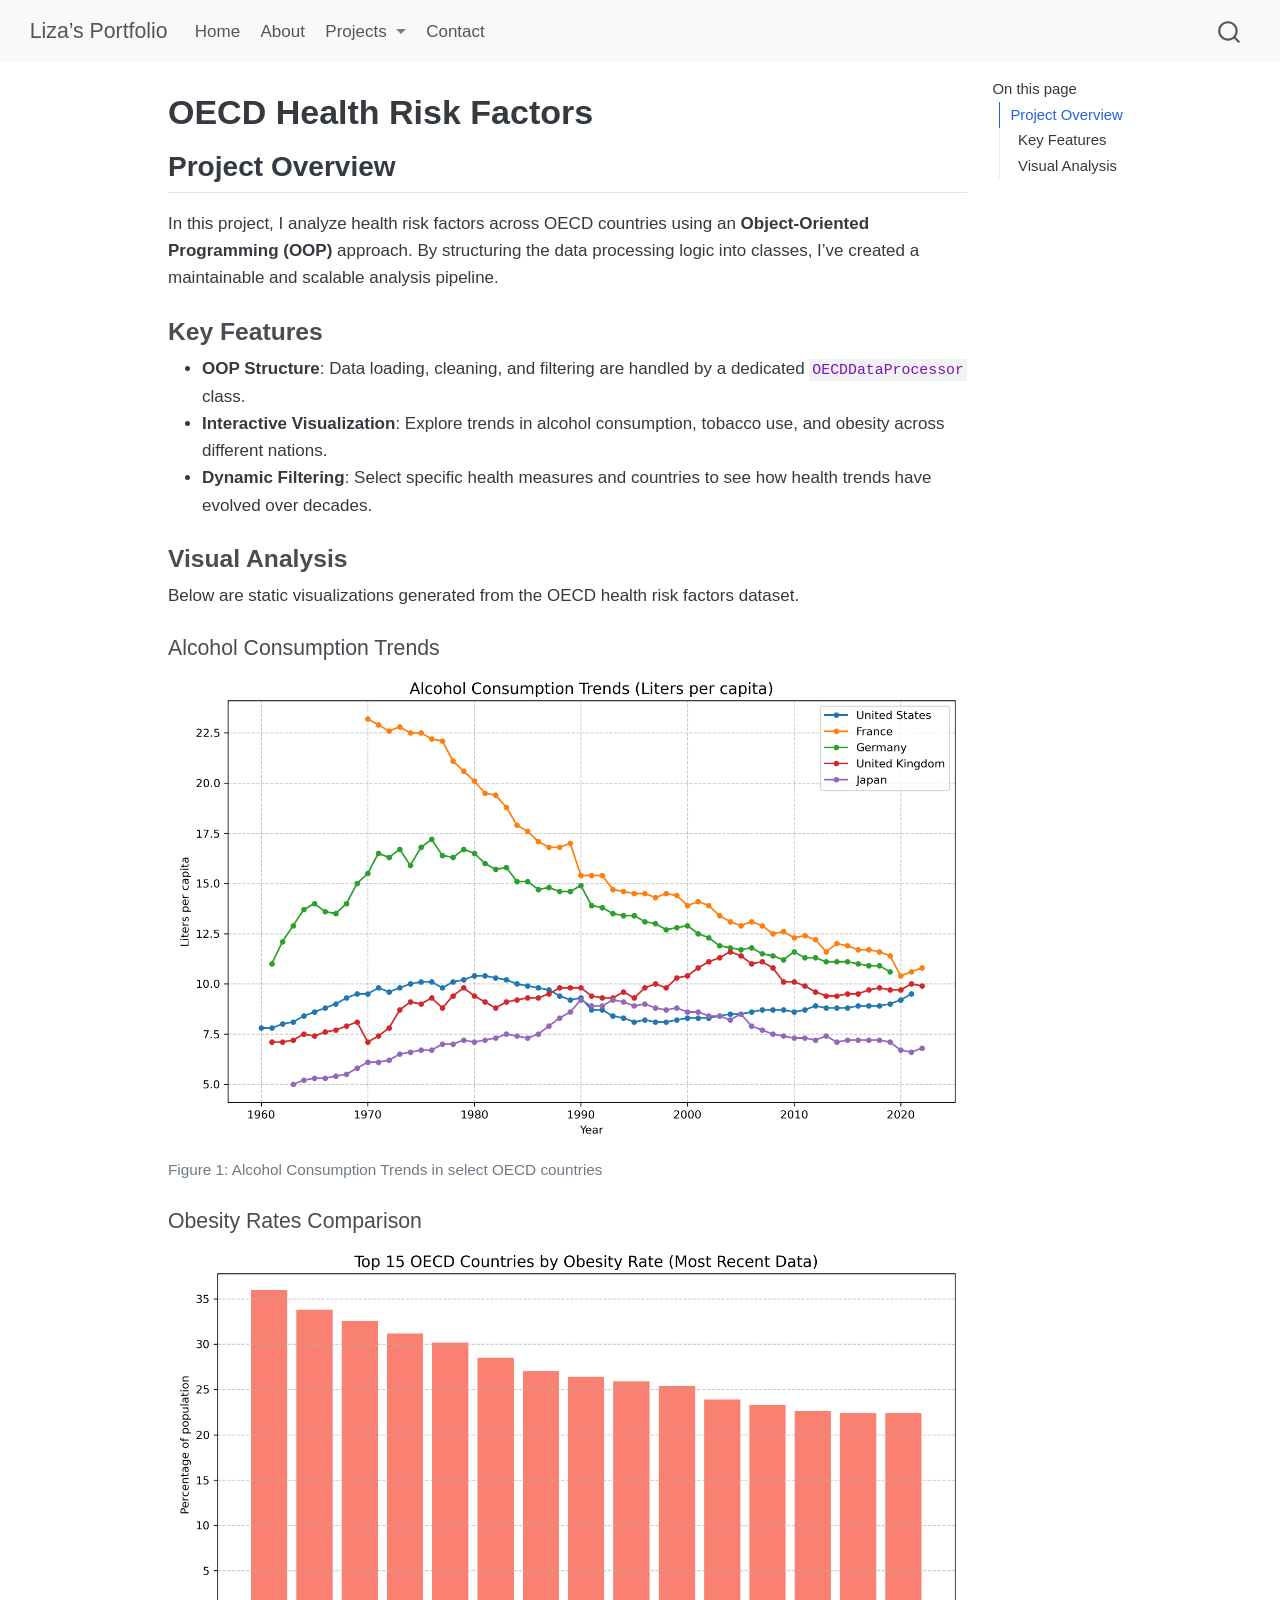
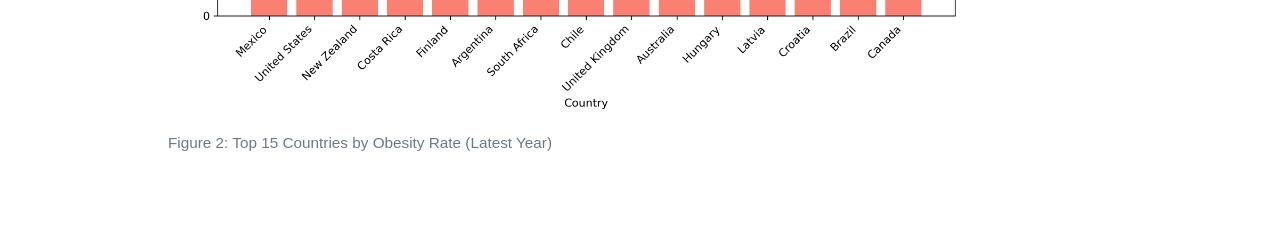
<file: projects/ds_project.html>
<!DOCTYPE html>
<html xmlns="http://www.w3.org/1999/xhtml" lang="en" xml:lang="en"><head>

<meta charset="utf-8">
<meta name="generator" content="quarto-1.9.36">

<meta name="viewport" content="width=device-width, initial-scale=1.0, user-scalable=yes">


<title>OECD Health Risk Factors – Liza’s Portfolio</title>
<style>
/* Default styles provided by pandoc.
** See https://pandoc.org/MANUAL.html#variables-for-html for config info.
*/
code{white-space: pre-wrap;}
span.smallcaps{font-variant: small-caps;}
div.columns{display: flex; gap: min(4vw, 1.5em);}
div.column{flex: auto; overflow-x: auto;}
div.hanging-indent{margin-left: 1.5em; text-indent: -1.5em;}
ul.task-list{list-style: none;}
ul.task-list li input[type="checkbox"] {
  width: 0.8em;
  margin: 0 0.8em 0.2em -1em; /* quarto-specific, see https://github.com/quarto-dev/quarto-cli/issues/4556 */ 
  vertical-align: middle;
}
</style>


<script src="../site_libs/quarto-nav/quarto-nav.js"></script>
<script src="../site_libs/quarto-nav/headroom.min.js"></script>
<script src="../site_libs/clipboard/clipboard.min.js"></script>
<script src="../site_libs/quarto-search/autocomplete.umd.js"></script>
<script src="../site_libs/quarto-search/fuse.min.js"></script>
<script src="../site_libs/quarto-search/quarto-search.js"></script>
<meta name="quarto:offset" content="../">
<script src="../site_libs/quarto-html/quarto.js" type="module"></script>
<script src="../site_libs/quarto-html/tabsets/tabsets.js" type="module"></script>
<script src="../site_libs/quarto-html/popper.min.js"></script>
<script src="../site_libs/quarto-html/tippy.umd.min.js"></script>
<script src="../site_libs/quarto-html/anchor.min.js"></script>
<link href="../site_libs/quarto-html/tippy.css" rel="stylesheet">
<link href="../site_libs/quarto-html/quarto-syntax-highlighting-845c23b38eaddc0f92fda52bfe77a8c8.css" rel="stylesheet" id="quarto-text-highlighting-styles">
<script src="../site_libs/bootstrap/bootstrap.min.js"></script>
<link href="../site_libs/bootstrap/bootstrap-icons.css" rel="stylesheet">
<link href="../site_libs/bootstrap/bootstrap-be3771519f21acc1c5b6733774c6dcd8.min.css" rel="stylesheet" append-hash="true" id="quarto-bootstrap" data-mode="light">
<script id="quarto-search-options" type="application/json">{
  "location": "navbar",
  "copy-button": false,
  "collapse-after": 3,
  "panel-placement": "end",
  "type": "overlay",
  "limit": 50,
  "keyboard-shortcut": [
    "f",
    "/",
    "s"
  ],
  "show-item-context": false,
  "language": {
    "search-no-results-text": "No results",
    "search-matching-documents-text": "matching documents",
    "search-copy-link-title": "Copy link to search",
    "search-hide-matches-text": "Hide additional matches",
    "search-more-match-text": "more match in this document",
    "search-more-matches-text": "more matches in this document",
    "search-clear-button-title": "Clear",
    "search-text-placeholder": "",
    "search-detached-cancel-button-title": "Cancel",
    "search-submit-button-title": "Submit",
    "search-label": "Search"
  }
}</script>


<link rel="stylesheet" href="../styles.css">
</head>

<body class="nav-fixed quarto-light">

<div id="quarto-search-results"></div>
  <header id="quarto-header" class="headroom fixed-top">
    <nav class="navbar navbar-expand-lg " data-bs-theme="dark">
      <div class="navbar-container container-fluid">
      <div class="navbar-brand-container mx-auto">
    <a class="navbar-brand" href="../index.html">
    <span class="navbar-title">Liza’s Portfolio</span>
    </a>
  </div>
            <div id="quarto-search" class="" title="Search"></div>
          <button class="navbar-toggler" type="button" data-bs-toggle="collapse" data-bs-target="#navbarCollapse" aria-controls="navbarCollapse" role="menu" aria-expanded="false" aria-label="Toggle navigation" onclick="if (window.quartoToggleHeadroom) { window.quartoToggleHeadroom(); }">
  <span class="navbar-toggler-icon"></span>
</button>
          <div class="collapse navbar-collapse" id="navbarCollapse">
            <ul class="navbar-nav navbar-nav-scroll me-auto">
  <li class="nav-item">
    <a class="nav-link" href="../index.html"> 
<span class="menu-text">Home</span></a>
  </li>  
  <li class="nav-item">
    <a class="nav-link" href="../about.html"> 
<span class="menu-text">About</span></a>
  </li>  
  <li class="nav-item dropdown ">
    <a class="nav-link dropdown-toggle" href="#" id="nav-menu-projects" role="link" data-bs-toggle="dropdown" aria-expanded="false">
 <span class="menu-text">Projects</span>
    </a>
    <ul class="dropdown-menu" aria-labelledby="nav-menu-projects">    
        <li>
    <a class="dropdown-item" href="../projects/ds_project.html">
 <span class="dropdown-text">OECD Analysis</span></a>
  </li>  
        <li>
    <a class="dropdown-item" href="../projects/ca_earnings.html">
 <span class="dropdown-text">California Earnings</span></a>
  </li>  
        <li>
    <a class="dropdown-item" href="../projects/shiny_app.html">
 <span class="dropdown-text">OOP Showcase</span></a>
  </li>  
    </ul>
  </li>
  <li class="nav-item">
    <a class="nav-link" href="../contact.html"> 
<span class="menu-text">Contact</span></a>
  </li>  
</ul>
          </div> <!-- /navcollapse -->
            <div class="quarto-navbar-tools">
</div>
      </div> <!-- /container-fluid -->
    </nav>
</header>
<!-- content -->
<div id="quarto-content" class="quarto-container page-columns page-rows-contents page-layout-article page-navbar">
<!-- sidebar -->
<!-- margin-sidebar -->
    <div id="quarto-margin-sidebar" class="sidebar margin-sidebar">
        <nav id="TOC" role="doc-toc" class="toc-active">
    <h2 id="toc-title">On this page</h2>
   
  <ul>
  <li><a href="#project-overview" id="toc-project-overview" class="nav-link active" data-scroll-target="#project-overview">Project Overview</a>
  <ul class="collapse">
  <li><a href="#key-features" id="toc-key-features" class="nav-link" data-scroll-target="#key-features">Key Features</a></li>
  <li><a href="#visual-analysis" id="toc-visual-analysis" class="nav-link" data-scroll-target="#visual-analysis">Visual Analysis</a></li>
  </ul></li>
  </ul>
</nav>
    </div>
<!-- main -->
<main class="content" id="quarto-document-content">

<header id="title-block-header" class="quarto-title-block default">
<div class="quarto-title">
<h1 class="title">OECD Health Risk Factors</h1>
</div>



<div class="quarto-title-meta">

    
  
    
  </div>
  


</header>


<section id="project-overview" class="level2">
<h2 class="anchored" data-anchor-id="project-overview">Project Overview</h2>
<p>In this project, I analyze health risk factors across OECD countries using an <strong>Object-Oriented Programming (OOP)</strong> approach. By structuring the data processing logic into classes, I’ve created a maintainable and scalable analysis pipeline.</p>
<section id="key-features" class="level3">
<h3 class="anchored" data-anchor-id="key-features">Key Features</h3>
<ul>
<li><strong>OOP Structure</strong>: Data loading, cleaning, and filtering are handled by a dedicated <code>OECDDataProcessor</code> class.</li>
<li><strong>Interactive Visualization</strong>: Explore trends in alcohol consumption, tobacco use, and obesity across different nations.</li>
<li><strong>Dynamic Filtering</strong>: Select specific health measures and countries to see how health trends have evolved over decades.</li>
</ul>
</section>
<section id="visual-analysis" class="level3">
<h3 class="anchored" data-anchor-id="visual-analysis">Visual Analysis</h3>
<p>Below are static visualizations generated from the OECD health risk factors dataset.</p>
<section id="alcohol-consumption-trends" class="level4">
<h4 class="anchored" data-anchor-id="alcohol-consumption-trends">Alcohol Consumption Trends</h4>
<div id="fig-oecd-alcohol" class="quarto-float quarto-figure quarto-figure-center anchored">
<figure class="quarto-float quarto-float-fig figure">
<div aria-describedby="fig-oecd-alcohol-caption-0ceaefa1-69ba-4598-a22c-09a6ac19f8ca">
<img src="images/oecd_alcohol_trends.png" class="img-fluid figure-img">
</div>
<figcaption class="quarto-float-caption-bottom quarto-float-caption quarto-float-fig" id="fig-oecd-alcohol-caption-0ceaefa1-69ba-4598-a22c-09a6ac19f8ca">
Figure&nbsp;1: Alcohol Consumption Trends in select OECD countries
</figcaption>
</figure>
</div>
</section>
<section id="obesity-rates-comparison" class="level4">
<h4 class="anchored" data-anchor-id="obesity-rates-comparison">Obesity Rates Comparison</h4>
<div id="fig-oecd-obesity" class="quarto-float quarto-figure quarto-figure-center anchored">
<figure class="quarto-float quarto-float-fig figure">
<div aria-describedby="fig-oecd-obesity-caption-0ceaefa1-69ba-4598-a22c-09a6ac19f8ca">
<img src="images/oecd_obesity_comparison.png" class="img-fluid figure-img">
</div>
<figcaption class="quarto-float-caption-bottom quarto-float-caption quarto-float-fig" id="fig-oecd-obesity-caption-0ceaefa1-69ba-4598-a22c-09a6ac19f8ca">
Figure&nbsp;2: Top 15 Countries by Obesity Rate (Latest Year)
</figcaption>
</figure>
</div>


</section>
</section>
</section>

</main> <!-- /main -->
<script id="quarto-html-after-body" type="application/javascript">
  window.document.addEventListener("DOMContentLoaded", function (event) {
    const icon = "";
    const anchorJS = new window.AnchorJS();
    anchorJS.options = {
      placement: 'right',
      icon: icon
    };
    anchorJS.add('.anchored');
    const isCodeAnnotation = (el) => {
      for (const clz of el.classList) {
        if (clz.startsWith('code-annotation-')) {                     
          return true;
        }
      }
      return false;
    }
    const onCopySuccess = function(e) {
      // button target
      const button = e.trigger;
      // don't keep focus
      button.blur();
      // flash "checked"
      button.classList.add('code-copy-button-checked');
      var currentTitle = button.getAttribute("title");
      button.setAttribute("title", "Copied!");
      let tooltip;
      if (window.bootstrap) {
        button.setAttribute("data-bs-toggle", "tooltip");
        button.setAttribute("data-bs-placement", "left");
        button.setAttribute("data-bs-title", "Copied!");
        tooltip = new bootstrap.Tooltip(button, 
          { trigger: "manual", 
            customClass: "code-copy-button-tooltip",
            offset: [0, -8]});
        tooltip.show();    
      }
      setTimeout(function() {
        if (tooltip) {
          tooltip.hide();
          button.removeAttribute("data-bs-title");
          button.removeAttribute("data-bs-toggle");
          button.removeAttribute("data-bs-placement");
        }
        button.setAttribute("title", currentTitle);
        button.classList.remove('code-copy-button-checked');
      }, 1000);
      // clear code selection
      e.clearSelection();
    }
    const getTextToCopy = function(trigger) {
      const outerScaffold = trigger.parentElement.cloneNode(true);
      const codeEl = outerScaffold.querySelector('code');
      for (const childEl of codeEl.children) {
        if (isCodeAnnotation(childEl)) {
          childEl.remove();
        }
      }
      return codeEl.innerText;
    }
    const clipboard = new window.ClipboardJS('.code-copy-button:not([data-in-quarto-modal])', {
      text: getTextToCopy
    });
    clipboard.on('success', onCopySuccess);
    if (window.document.getElementById('quarto-embedded-source-code-modal')) {
      const clipboardModal = new window.ClipboardJS('.code-copy-button[data-in-quarto-modal]', {
        text: getTextToCopy,
        container: window.document.getElementById('quarto-embedded-source-code-modal')
      });
      clipboardModal.on('success', onCopySuccess);
    }
      var localhostRegex = new RegExp(/^(?:http|https):\/\/localhost\:?[0-9]*\//);
      var mailtoRegex = new RegExp(/^mailto:/);
        var filterRegex = new RegExp("https:\/\/lizavagyok\.github\.io\/portfolio\/");
      var isInternal = (href) => {
          return filterRegex.test(href) || localhostRegex.test(href) || mailtoRegex.test(href);
      }
      // Inspect non-navigation links and adorn them if external
     var links = window.document.querySelectorAll('a[href]:not(.nav-link):not(.navbar-brand):not(.toc-action):not(.sidebar-link):not(.sidebar-item-toggle):not(.pagination-link):not(.no-external):not([aria-hidden]):not(.dropdown-item):not(.quarto-navigation-tool):not(.about-link)');
      for (var i=0; i<links.length; i++) {
        const link = links[i];
        if (!isInternal(link.href)) {
          // undo the damage that might have been done by quarto-nav.js in the case of
          // links that we want to consider external
          if (link.dataset.originalHref !== undefined) {
            link.href = link.dataset.originalHref;
          }
        }
      }
    function tippyHover(el, contentFn, onTriggerFn, onUntriggerFn) {
      const config = {
        allowHTML: true,
        maxWidth: 500,
        delay: 100,
        arrow: false,
        appendTo: function(el) {
            return el.parentElement;
        },
        interactive: true,
        interactiveBorder: 10,
        theme: 'quarto',
        placement: 'bottom-start',
      };
      if (contentFn) {
        config.content = contentFn;
      }
      if (onTriggerFn) {
        config.onTrigger = onTriggerFn;
      }
      if (onUntriggerFn) {
        config.onUntrigger = onUntriggerFn;
      }
      window.tippy(el, config); 
    }
    const noterefs = window.document.querySelectorAll('a[role="doc-noteref"]');
    for (var i=0; i<noterefs.length; i++) {
      const ref = noterefs[i];
      tippyHover(ref, function() {
        // use id or data attribute instead here
        let href = ref.getAttribute('data-footnote-href') || ref.getAttribute('href');
        try { href = new URL(href).hash; } catch {}
        const id = href.replace(/^#\/?/, "");
        const note = window.document.getElementById(id);
        if (note) {
          return note.innerHTML;
        } else {
          return "";
        }
      });
    }
    const xrefs = window.document.querySelectorAll('a.quarto-xref');
    const processXRef = (id, note) => {
      // Strip column container classes
      const stripColumnClz = (el) => {
        el.classList.remove("page-full", "page-columns");
        if (el.children) {
          for (const child of el.children) {
            stripColumnClz(child);
          }
        }
      }
      stripColumnClz(note)
      if (id === null || id.startsWith('sec-')) {
        // Special case sections, only their first couple elements
        const container = document.createElement("div");
        if (note.children && note.children.length > 2) {
          container.appendChild(note.children[0].cloneNode(true));
          for (let i = 1; i < note.children.length; i++) {
            const child = note.children[i];
            if (child.tagName === "P" && child.innerText === "") {
              continue;
            } else {
              container.appendChild(child.cloneNode(true));
              break;
            }
          }
          if (window.Quarto?.typesetMath) {
            window.Quarto.typesetMath(container);
          }
          return container.innerHTML
        } else {
          if (window.Quarto?.typesetMath) {
            window.Quarto.typesetMath(note);
          }
          return note.innerHTML;
        }
      } else {
        // Remove any anchor links if they are present
        const anchorLink = note.querySelector('a.anchorjs-link');
        if (anchorLink) {
          anchorLink.remove();
        }
        if (window.Quarto?.typesetMath) {
          window.Quarto.typesetMath(note);
        }
        if (note.classList.contains("callout")) {
          return note.outerHTML;
        } else {
          return note.innerHTML;
        }
      }
    }
    for (var i=0; i<xrefs.length; i++) {
      const xref = xrefs[i];
      tippyHover(xref, undefined, function(instance) {
        instance.disable();
        let url = xref.getAttribute('href');
        let hash = undefined; 
        if (url.startsWith('#')) {
          hash = url;
        } else {
          try { hash = new URL(url).hash; } catch {}
        }
        if (hash) {
          const id = hash.replace(/^#\/?/, "");
          const note = window.document.getElementById(id);
          if (note !== null) {
            try {
              const html = processXRef(id, note.cloneNode(true));
              instance.setContent(html);
            } finally {
              instance.enable();
              instance.show();
            }
          } else {
            // See if we can fetch this
            fetch(url.split('#')[0])
            .then(res => res.text())
            .then(html => {
              const parser = new DOMParser();
              const htmlDoc = parser.parseFromString(html, "text/html");
              const note = htmlDoc.getElementById(id);
              if (note !== null) {
                const html = processXRef(id, note);
                instance.setContent(html);
              } 
            }).finally(() => {
              instance.enable();
              instance.show();
            });
          }
        } else {
          // See if we can fetch a full url (with no hash to target)
          // This is a special case and we should probably do some content thinning / targeting
          fetch(url)
          .then(res => res.text())
          .then(html => {
            const parser = new DOMParser();
            const htmlDoc = parser.parseFromString(html, "text/html");
            const note = htmlDoc.querySelector('main.content');
            if (note !== null) {
              // This should only happen for chapter cross references
              // (since there is no id in the URL)
              // remove the first header
              if (note.children.length > 0 && note.children[0].tagName === "HEADER") {
                note.children[0].remove();
              }
              const html = processXRef(null, note);
              instance.setContent(html);
            } 
          }).finally(() => {
            instance.enable();
            instance.show();
          });
        }
      }, function(instance) {
      });
    }
        let selectedAnnoteEl;
        const selectorForAnnotation = ( cell, annotation) => {
          let cellAttr = 'data-code-cell="' + cell + '"';
          let lineAttr = 'data-code-annotation="' +  annotation + '"';
          const selector = 'span[' + cellAttr + '][' + lineAttr + ']';
          return selector;
        }
        const selectCodeLines = (annoteEl) => {
          const doc = window.document;
          const targetCell = annoteEl.getAttribute("data-target-cell");
          const targetAnnotation = annoteEl.getAttribute("data-target-annotation");
          const annoteSpan = window.document.querySelector(selectorForAnnotation(targetCell, targetAnnotation));
          const lines = annoteSpan.getAttribute("data-code-lines").split(",");
          const lineIds = lines.map((line) => {
            return targetCell + "-" + line;
          })
          let top = null;
          let height = null;
          let parent = null;
          if (lineIds.length > 0) {
              //compute the position of the single el (top and bottom and make a div)
              const el = window.document.getElementById(lineIds[0]);
              top = el.offsetTop;
              height = el.offsetHeight;
              parent = el.parentElement.parentElement;
            if (lineIds.length > 1) {
              const lastEl = window.document.getElementById(lineIds[lineIds.length - 1]);
              const bottom = lastEl.offsetTop + lastEl.offsetHeight;
              height = bottom - top;
            }
            if (top !== null && height !== null && parent !== null) {
              // cook up a div (if necessary) and position it 
              let div = window.document.getElementById("code-annotation-line-highlight");
              if (div === null) {
                div = window.document.createElement("div");
                div.setAttribute("id", "code-annotation-line-highlight");
                div.style.position = 'absolute';
                parent.appendChild(div);
              }
              div.style.top = top - 2 + "px";
              div.style.height = height + 4 + "px";
              div.style.left = 0;
              let gutterDiv = window.document.getElementById("code-annotation-line-highlight-gutter");
              if (gutterDiv === null) {
                gutterDiv = window.document.createElement("div");
                gutterDiv.setAttribute("id", "code-annotation-line-highlight-gutter");
                gutterDiv.style.position = 'absolute';
                const codeCell = window.document.getElementById(targetCell);
                const gutter = codeCell.querySelector('.code-annotation-gutter');
                gutter.appendChild(gutterDiv);
              }
              gutterDiv.style.top = top - 2 + "px";
              gutterDiv.style.height = height + 4 + "px";
            }
            selectedAnnoteEl = annoteEl;
          }
        };
        const unselectCodeLines = () => {
          const elementsIds = ["code-annotation-line-highlight", "code-annotation-line-highlight-gutter"];
          elementsIds.forEach((elId) => {
            const div = window.document.getElementById(elId);
            if (div) {
              div.remove();
            }
          });
          selectedAnnoteEl = undefined;
        };
          // Handle positioning of the toggle
      window.addEventListener(
        "resize",
        throttle(() => {
          elRect = undefined;
          if (selectedAnnoteEl) {
            selectCodeLines(selectedAnnoteEl);
          }
        }, 10)
      );
      function throttle(fn, ms) {
      let throttle = false;
      let timer;
        return (...args) => {
          if(!throttle) { // first call gets through
              fn.apply(this, args);
              throttle = true;
          } else { // all the others get throttled
              if(timer) clearTimeout(timer); // cancel #2
              timer = setTimeout(() => {
                fn.apply(this, args);
                timer = throttle = false;
              }, ms);
          }
        };
      }
        // Attach click handler to the DT
        const annoteDls = window.document.querySelectorAll('dt[data-target-cell]');
        for (const annoteDlNode of annoteDls) {
          annoteDlNode.addEventListener('click', (event) => {
            const clickedEl = event.target;
            if (clickedEl !== selectedAnnoteEl) {
              unselectCodeLines();
              const activeEl = window.document.querySelector('dt[data-target-cell].code-annotation-active');
              if (activeEl) {
                activeEl.classList.remove('code-annotation-active');
              }
              selectCodeLines(clickedEl);
              clickedEl.classList.add('code-annotation-active');
            } else {
              // Unselect the line
              unselectCodeLines();
              clickedEl.classList.remove('code-annotation-active');
            }
          });
        }
    const findCites = (el) => {
      const parentEl = el.parentElement;
      if (parentEl) {
        const cites = parentEl.dataset.cites;
        if (cites) {
          return {
            el,
            cites: cites.split(' ')
          };
        } else {
          return findCites(el.parentElement)
        }
      } else {
        return undefined;
      }
    };
    var bibliorefs = window.document.querySelectorAll('a[role="doc-biblioref"]');
    for (var i=0; i<bibliorefs.length; i++) {
      const ref = bibliorefs[i];
      const citeInfo = findCites(ref);
      if (citeInfo) {
        tippyHover(citeInfo.el, function() {
          var popup = window.document.createElement('div');
          citeInfo.cites.forEach(function(cite) {
            var citeDiv = window.document.createElement('div');
            citeDiv.classList.add('hanging-indent');
            citeDiv.classList.add('csl-entry');
            var biblioDiv = window.document.getElementById('ref-' + cite);
            if (biblioDiv) {
              citeDiv.innerHTML = biblioDiv.innerHTML;
            }
            popup.appendChild(citeDiv);
          });
          return popup.innerHTML;
        });
      }
    }
  });
  </script>
</div> <!-- /content -->




</body></html>
</file>
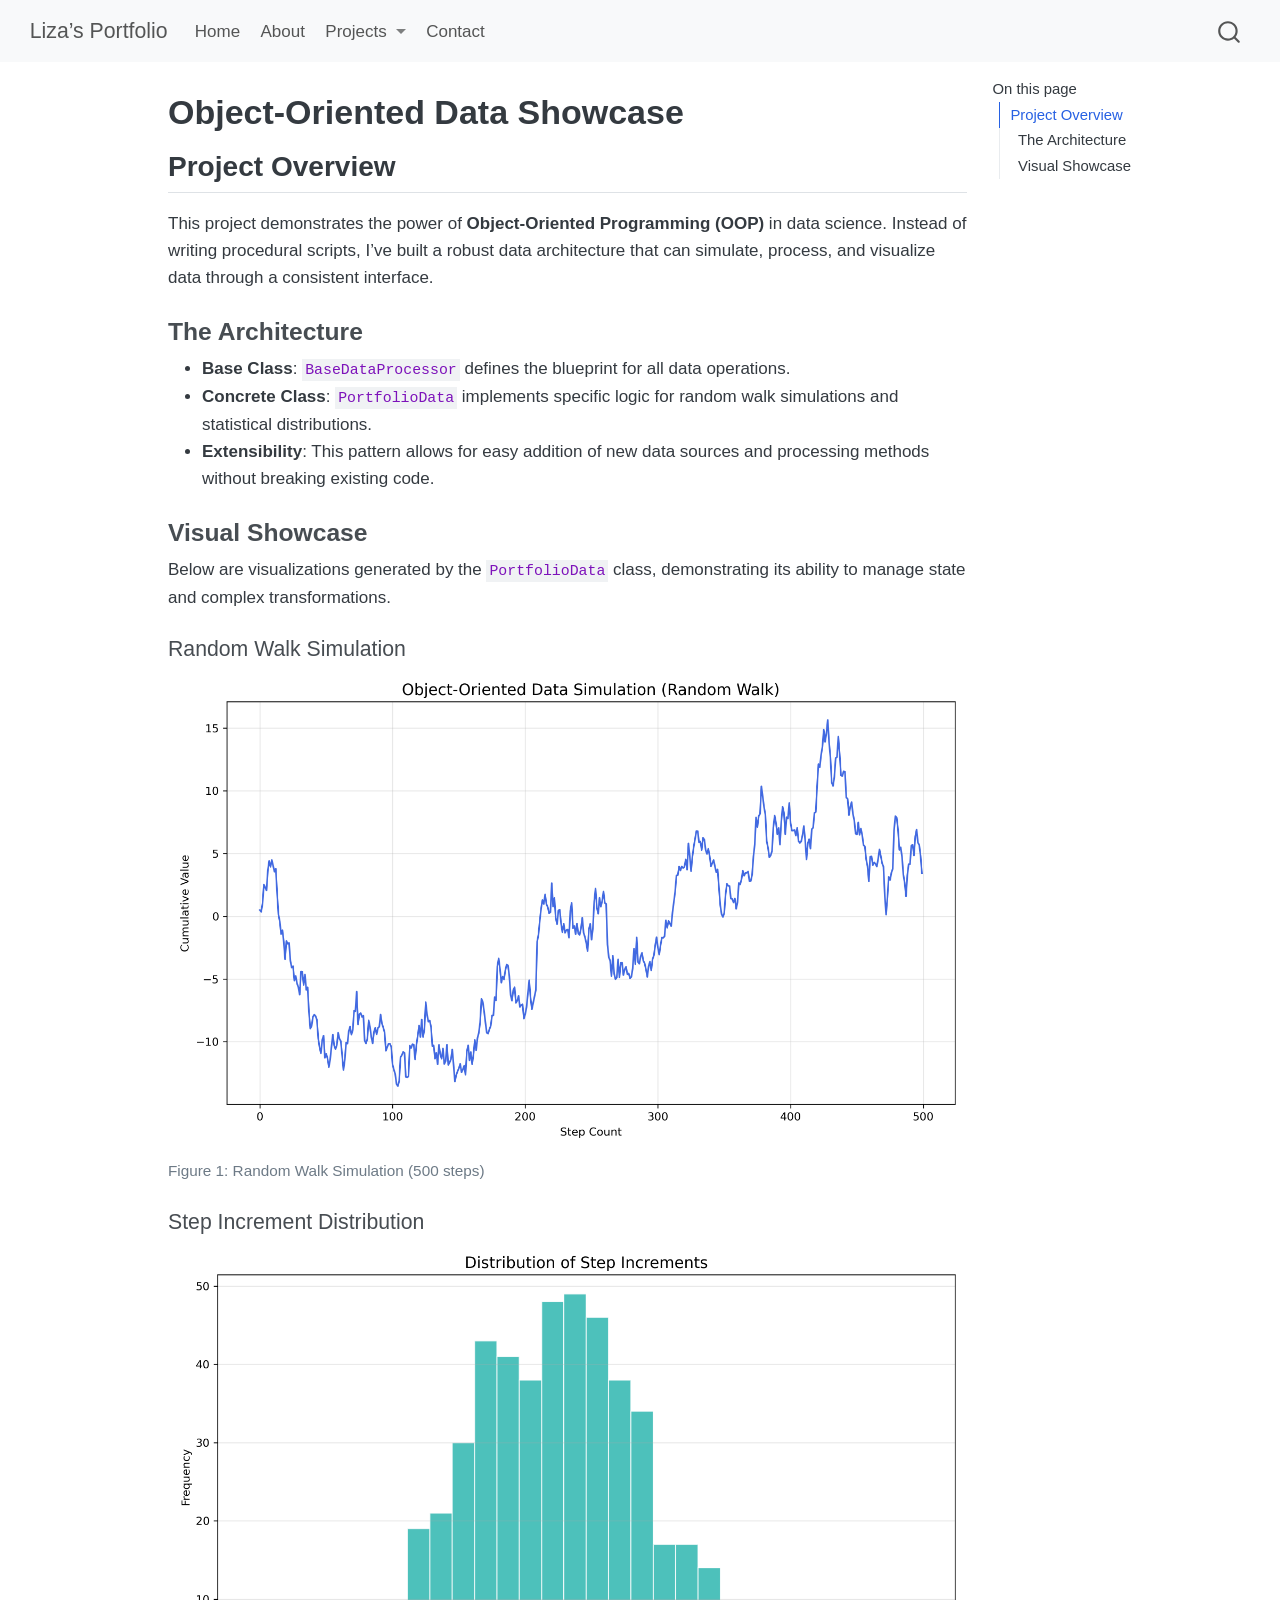
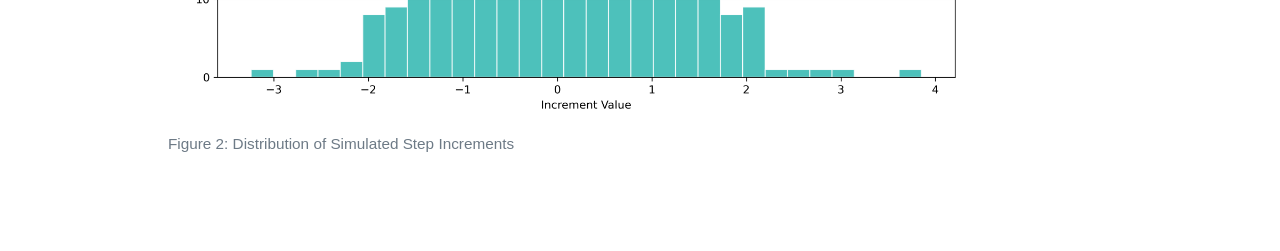
<file: projects/shiny_app.html>
<!DOCTYPE html>
<html xmlns="http://www.w3.org/1999/xhtml" lang="en" xml:lang="en"><head>

<meta charset="utf-8">
<meta name="generator" content="quarto-1.9.36">

<meta name="viewport" content="width=device-width, initial-scale=1.0, user-scalable=yes">


<title>Object-Oriented Data Showcase – Liza’s Portfolio</title>
<style>
/* Default styles provided by pandoc.
** See https://pandoc.org/MANUAL.html#variables-for-html for config info.
*/
code{white-space: pre-wrap;}
span.smallcaps{font-variant: small-caps;}
div.columns{display: flex; gap: min(4vw, 1.5em);}
div.column{flex: auto; overflow-x: auto;}
div.hanging-indent{margin-left: 1.5em; text-indent: -1.5em;}
ul.task-list{list-style: none;}
ul.task-list li input[type="checkbox"] {
  width: 0.8em;
  margin: 0 0.8em 0.2em -1em; /* quarto-specific, see https://github.com/quarto-dev/quarto-cli/issues/4556 */ 
  vertical-align: middle;
}
</style>


<script src="../site_libs/quarto-nav/quarto-nav.js"></script>
<script src="../site_libs/quarto-nav/headroom.min.js"></script>
<script src="../site_libs/clipboard/clipboard.min.js"></script>
<script src="../site_libs/quarto-search/autocomplete.umd.js"></script>
<script src="../site_libs/quarto-search/fuse.min.js"></script>
<script src="../site_libs/quarto-search/quarto-search.js"></script>
<meta name="quarto:offset" content="../">
<script src="../site_libs/quarto-html/quarto.js" type="module"></script>
<script src="../site_libs/quarto-html/tabsets/tabsets.js" type="module"></script>
<script src="../site_libs/quarto-html/popper.min.js"></script>
<script src="../site_libs/quarto-html/tippy.umd.min.js"></script>
<script src="../site_libs/quarto-html/anchor.min.js"></script>
<link href="../site_libs/quarto-html/tippy.css" rel="stylesheet">
<link href="../site_libs/quarto-html/quarto-syntax-highlighting-845c23b38eaddc0f92fda52bfe77a8c8.css" rel="stylesheet" id="quarto-text-highlighting-styles">
<script src="../site_libs/bootstrap/bootstrap.min.js"></script>
<link href="../site_libs/bootstrap/bootstrap-icons.css" rel="stylesheet">
<link href="../site_libs/bootstrap/bootstrap-be3771519f21acc1c5b6733774c6dcd8.min.css" rel="stylesheet" append-hash="true" id="quarto-bootstrap" data-mode="light">
<script id="quarto-search-options" type="application/json">{
  "location": "navbar",
  "copy-button": false,
  "collapse-after": 3,
  "panel-placement": "end",
  "type": "overlay",
  "limit": 50,
  "keyboard-shortcut": [
    "f",
    "/",
    "s"
  ],
  "show-item-context": false,
  "language": {
    "search-no-results-text": "No results",
    "search-matching-documents-text": "matching documents",
    "search-copy-link-title": "Copy link to search",
    "search-hide-matches-text": "Hide additional matches",
    "search-more-match-text": "more match in this document",
    "search-more-matches-text": "more matches in this document",
    "search-clear-button-title": "Clear",
    "search-text-placeholder": "",
    "search-detached-cancel-button-title": "Cancel",
    "search-submit-button-title": "Submit",
    "search-label": "Search"
  }
}</script>


<link rel="stylesheet" href="../styles.css">
</head>

<body class="nav-fixed quarto-light">

<div id="quarto-search-results"></div>
  <header id="quarto-header" class="headroom fixed-top">
    <nav class="navbar navbar-expand-lg " data-bs-theme="dark">
      <div class="navbar-container container-fluid">
      <div class="navbar-brand-container mx-auto">
    <a class="navbar-brand" href="../index.html">
    <span class="navbar-title">Liza’s Portfolio</span>
    </a>
  </div>
            <div id="quarto-search" class="" title="Search"></div>
          <button class="navbar-toggler" type="button" data-bs-toggle="collapse" data-bs-target="#navbarCollapse" aria-controls="navbarCollapse" role="menu" aria-expanded="false" aria-label="Toggle navigation" onclick="if (window.quartoToggleHeadroom) { window.quartoToggleHeadroom(); }">
  <span class="navbar-toggler-icon"></span>
</button>
          <div class="collapse navbar-collapse" id="navbarCollapse">
            <ul class="navbar-nav navbar-nav-scroll me-auto">
  <li class="nav-item">
    <a class="nav-link" href="../index.html"> 
<span class="menu-text">Home</span></a>
  </li>  
  <li class="nav-item">
    <a class="nav-link" href="../about.html"> 
<span class="menu-text">About</span></a>
  </li>  
  <li class="nav-item dropdown ">
    <a class="nav-link dropdown-toggle" href="#" id="nav-menu-projects" role="link" data-bs-toggle="dropdown" aria-expanded="false">
 <span class="menu-text">Projects</span>
    </a>
    <ul class="dropdown-menu" aria-labelledby="nav-menu-projects">    
        <li>
    <a class="dropdown-item" href="../projects/ds_project.html">
 <span class="dropdown-text">OECD Analysis</span></a>
  </li>  
        <li>
    <a class="dropdown-item" href="../projects/ca_earnings.html">
 <span class="dropdown-text">California Earnings</span></a>
  </li>  
        <li>
    <a class="dropdown-item" href="../projects/shiny_app.html">
 <span class="dropdown-text">OOP Showcase</span></a>
  </li>  
    </ul>
  </li>
  <li class="nav-item">
    <a class="nav-link" href="../contact.html"> 
<span class="menu-text">Contact</span></a>
  </li>  
</ul>
          </div> <!-- /navcollapse -->
            <div class="quarto-navbar-tools">
</div>
      </div> <!-- /container-fluid -->
    </nav>
</header>
<!-- content -->
<div id="quarto-content" class="quarto-container page-columns page-rows-contents page-layout-article page-navbar">
<!-- sidebar -->
<!-- margin-sidebar -->
    <div id="quarto-margin-sidebar" class="sidebar margin-sidebar">
        <nav id="TOC" role="doc-toc" class="toc-active">
    <h2 id="toc-title">On this page</h2>
   
  <ul>
  <li><a href="#project-overview" id="toc-project-overview" class="nav-link active" data-scroll-target="#project-overview">Project Overview</a>
  <ul class="collapse">
  <li><a href="#the-architecture" id="toc-the-architecture" class="nav-link" data-scroll-target="#the-architecture">The Architecture</a></li>
  <li><a href="#visual-showcase" id="toc-visual-showcase" class="nav-link" data-scroll-target="#visual-showcase">Visual Showcase</a></li>
  </ul></li>
  </ul>
</nav>
    </div>
<!-- main -->
<main class="content" id="quarto-document-content">

<header id="title-block-header" class="quarto-title-block default">
<div class="quarto-title">
<h1 class="title">Object-Oriented Data Showcase</h1>
</div>



<div class="quarto-title-meta">

    
  
    
  </div>
  


</header>


<section id="project-overview" class="level2">
<h2 class="anchored" data-anchor-id="project-overview">Project Overview</h2>
<p>This project demonstrates the power of <strong>Object-Oriented Programming (OOP)</strong> in data science. Instead of writing procedural scripts, I’ve built a robust data architecture that can simulate, process, and visualize data through a consistent interface.</p>
<section id="the-architecture" class="level3">
<h3 class="anchored" data-anchor-id="the-architecture">The Architecture</h3>
<ul>
<li><strong>Base Class</strong>: <code>BaseDataProcessor</code> defines the blueprint for all data operations.</li>
<li><strong>Concrete Class</strong>: <code>PortfolioData</code> implements specific logic for random walk simulations and statistical distributions.</li>
<li><strong>Extensibility</strong>: This pattern allows for easy addition of new data sources and processing methods without breaking existing code.</li>
</ul>
</section>
<section id="visual-showcase" class="level3">
<h3 class="anchored" data-anchor-id="visual-showcase">Visual Showcase</h3>
<p>Below are visualizations generated by the <code>PortfolioData</code> class, demonstrating its ability to manage state and complex transformations.</p>
<section id="random-walk-simulation" class="level4">
<h4 class="anchored" data-anchor-id="random-walk-simulation">Random Walk Simulation</h4>
<div id="fig-portfolio-sim" class="quarto-float quarto-figure quarto-figure-center anchored">
<figure class="quarto-float quarto-float-fig figure">
<div aria-describedby="fig-portfolio-sim-caption-0ceaefa1-69ba-4598-a22c-09a6ac19f8ca">
<img src="images/portfolio_simulation.png" class="img-fluid figure-img">
</div>
<figcaption class="quarto-float-caption-bottom quarto-float-caption quarto-float-fig" id="fig-portfolio-sim-caption-0ceaefa1-69ba-4598-a22c-09a6ac19f8ca">
Figure&nbsp;1: Random Walk Simulation (500 steps)
</figcaption>
</figure>
</div>
</section>
<section id="step-increment-distribution" class="level4">
<h4 class="anchored" data-anchor-id="step-increment-distribution">Step Increment Distribution</h4>
<div id="fig-portfolio-dist" class="quarto-float quarto-figure quarto-figure-center anchored">
<figure class="quarto-float quarto-float-fig figure">
<div aria-describedby="fig-portfolio-dist-caption-0ceaefa1-69ba-4598-a22c-09a6ac19f8ca">
<img src="images/portfolio_distribution.png" class="img-fluid figure-img">
</div>
<figcaption class="quarto-float-caption-bottom quarto-float-caption quarto-float-fig" id="fig-portfolio-dist-caption-0ceaefa1-69ba-4598-a22c-09a6ac19f8ca">
Figure&nbsp;2: Distribution of Simulated Step Increments
</figcaption>
</figure>
</div>


</section>
</section>
</section>

</main> <!-- /main -->
<script id="quarto-html-after-body" type="application/javascript">
  window.document.addEventListener("DOMContentLoaded", function (event) {
    const icon = "";
    const anchorJS = new window.AnchorJS();
    anchorJS.options = {
      placement: 'right',
      icon: icon
    };
    anchorJS.add('.anchored');
    const isCodeAnnotation = (el) => {
      for (const clz of el.classList) {
        if (clz.startsWith('code-annotation-')) {                     
          return true;
        }
      }
      return false;
    }
    const onCopySuccess = function(e) {
      // button target
      const button = e.trigger;
      // don't keep focus
      button.blur();
      // flash "checked"
      button.classList.add('code-copy-button-checked');
      var currentTitle = button.getAttribute("title");
      button.setAttribute("title", "Copied!");
      let tooltip;
      if (window.bootstrap) {
        button.setAttribute("data-bs-toggle", "tooltip");
        button.setAttribute("data-bs-placement", "left");
        button.setAttribute("data-bs-title", "Copied!");
        tooltip = new bootstrap.Tooltip(button, 
          { trigger: "manual", 
            customClass: "code-copy-button-tooltip",
            offset: [0, -8]});
        tooltip.show();    
      }
      setTimeout(function() {
        if (tooltip) {
          tooltip.hide();
          button.removeAttribute("data-bs-title");
          button.removeAttribute("data-bs-toggle");
          button.removeAttribute("data-bs-placement");
        }
        button.setAttribute("title", currentTitle);
        button.classList.remove('code-copy-button-checked');
      }, 1000);
      // clear code selection
      e.clearSelection();
    }
    const getTextToCopy = function(trigger) {
      const outerScaffold = trigger.parentElement.cloneNode(true);
      const codeEl = outerScaffold.querySelector('code');
      for (const childEl of codeEl.children) {
        if (isCodeAnnotation(childEl)) {
          childEl.remove();
        }
      }
      return codeEl.innerText;
    }
    const clipboard = new window.ClipboardJS('.code-copy-button:not([data-in-quarto-modal])', {
      text: getTextToCopy
    });
    clipboard.on('success', onCopySuccess);
    if (window.document.getElementById('quarto-embedded-source-code-modal')) {
      const clipboardModal = new window.ClipboardJS('.code-copy-button[data-in-quarto-modal]', {
        text: getTextToCopy,
        container: window.document.getElementById('quarto-embedded-source-code-modal')
      });
      clipboardModal.on('success', onCopySuccess);
    }
      var localhostRegex = new RegExp(/^(?:http|https):\/\/localhost\:?[0-9]*\//);
      var mailtoRegex = new RegExp(/^mailto:/);
        var filterRegex = new RegExp("https:\/\/lizavagyok\.github\.io\/portfolio\/");
      var isInternal = (href) => {
          return filterRegex.test(href) || localhostRegex.test(href) || mailtoRegex.test(href);
      }
      // Inspect non-navigation links and adorn them if external
     var links = window.document.querySelectorAll('a[href]:not(.nav-link):not(.navbar-brand):not(.toc-action):not(.sidebar-link):not(.sidebar-item-toggle):not(.pagination-link):not(.no-external):not([aria-hidden]):not(.dropdown-item):not(.quarto-navigation-tool):not(.about-link)');
      for (var i=0; i<links.length; i++) {
        const link = links[i];
        if (!isInternal(link.href)) {
          // undo the damage that might have been done by quarto-nav.js in the case of
          // links that we want to consider external
          if (link.dataset.originalHref !== undefined) {
            link.href = link.dataset.originalHref;
          }
        }
      }
    function tippyHover(el, contentFn, onTriggerFn, onUntriggerFn) {
      const config = {
        allowHTML: true,
        maxWidth: 500,
        delay: 100,
        arrow: false,
        appendTo: function(el) {
            return el.parentElement;
        },
        interactive: true,
        interactiveBorder: 10,
        theme: 'quarto',
        placement: 'bottom-start',
      };
      if (contentFn) {
        config.content = contentFn;
      }
      if (onTriggerFn) {
        config.onTrigger = onTriggerFn;
      }
      if (onUntriggerFn) {
        config.onUntrigger = onUntriggerFn;
      }
      window.tippy(el, config); 
    }
    const noterefs = window.document.querySelectorAll('a[role="doc-noteref"]');
    for (var i=0; i<noterefs.length; i++) {
      const ref = noterefs[i];
      tippyHover(ref, function() {
        // use id or data attribute instead here
        let href = ref.getAttribute('data-footnote-href') || ref.getAttribute('href');
        try { href = new URL(href).hash; } catch {}
        const id = href.replace(/^#\/?/, "");
        const note = window.document.getElementById(id);
        if (note) {
          return note.innerHTML;
        } else {
          return "";
        }
      });
    }
    const xrefs = window.document.querySelectorAll('a.quarto-xref');
    const processXRef = (id, note) => {
      // Strip column container classes
      const stripColumnClz = (el) => {
        el.classList.remove("page-full", "page-columns");
        if (el.children) {
          for (const child of el.children) {
            stripColumnClz(child);
          }
        }
      }
      stripColumnClz(note)
      if (id === null || id.startsWith('sec-')) {
        // Special case sections, only their first couple elements
        const container = document.createElement("div");
        if (note.children && note.children.length > 2) {
          container.appendChild(note.children[0].cloneNode(true));
          for (let i = 1; i < note.children.length; i++) {
            const child = note.children[i];
            if (child.tagName === "P" && child.innerText === "") {
              continue;
            } else {
              container.appendChild(child.cloneNode(true));
              break;
            }
          }
          if (window.Quarto?.typesetMath) {
            window.Quarto.typesetMath(container);
          }
          return container.innerHTML
        } else {
          if (window.Quarto?.typesetMath) {
            window.Quarto.typesetMath(note);
          }
          return note.innerHTML;
        }
      } else {
        // Remove any anchor links if they are present
        const anchorLink = note.querySelector('a.anchorjs-link');
        if (anchorLink) {
          anchorLink.remove();
        }
        if (window.Quarto?.typesetMath) {
          window.Quarto.typesetMath(note);
        }
        if (note.classList.contains("callout")) {
          return note.outerHTML;
        } else {
          return note.innerHTML;
        }
      }
    }
    for (var i=0; i<xrefs.length; i++) {
      const xref = xrefs[i];
      tippyHover(xref, undefined, function(instance) {
        instance.disable();
        let url = xref.getAttribute('href');
        let hash = undefined; 
        if (url.startsWith('#')) {
          hash = url;
        } else {
          try { hash = new URL(url).hash; } catch {}
        }
        if (hash) {
          const id = hash.replace(/^#\/?/, "");
          const note = window.document.getElementById(id);
          if (note !== null) {
            try {
              const html = processXRef(id, note.cloneNode(true));
              instance.setContent(html);
            } finally {
              instance.enable();
              instance.show();
            }
          } else {
            // See if we can fetch this
            fetch(url.split('#')[0])
            .then(res => res.text())
            .then(html => {
              const parser = new DOMParser();
              const htmlDoc = parser.parseFromString(html, "text/html");
              const note = htmlDoc.getElementById(id);
              if (note !== null) {
                const html = processXRef(id, note);
                instance.setContent(html);
              } 
            }).finally(() => {
              instance.enable();
              instance.show();
            });
          }
        } else {
          // See if we can fetch a full url (with no hash to target)
          // This is a special case and we should probably do some content thinning / targeting
          fetch(url)
          .then(res => res.text())
          .then(html => {
            const parser = new DOMParser();
            const htmlDoc = parser.parseFromString(html, "text/html");
            const note = htmlDoc.querySelector('main.content');
            if (note !== null) {
              // This should only happen for chapter cross references
              // (since there is no id in the URL)
              // remove the first header
              if (note.children.length > 0 && note.children[0].tagName === "HEADER") {
                note.children[0].remove();
              }
              const html = processXRef(null, note);
              instance.setContent(html);
            } 
          }).finally(() => {
            instance.enable();
            instance.show();
          });
        }
      }, function(instance) {
      });
    }
        let selectedAnnoteEl;
        const selectorForAnnotation = ( cell, annotation) => {
          let cellAttr = 'data-code-cell="' + cell + '"';
          let lineAttr = 'data-code-annotation="' +  annotation + '"';
          const selector = 'span[' + cellAttr + '][' + lineAttr + ']';
          return selector;
        }
        const selectCodeLines = (annoteEl) => {
          const doc = window.document;
          const targetCell = annoteEl.getAttribute("data-target-cell");
          const targetAnnotation = annoteEl.getAttribute("data-target-annotation");
          const annoteSpan = window.document.querySelector(selectorForAnnotation(targetCell, targetAnnotation));
          const lines = annoteSpan.getAttribute("data-code-lines").split(",");
          const lineIds = lines.map((line) => {
            return targetCell + "-" + line;
          })
          let top = null;
          let height = null;
          let parent = null;
          if (lineIds.length > 0) {
              //compute the position of the single el (top and bottom and make a div)
              const el = window.document.getElementById(lineIds[0]);
              top = el.offsetTop;
              height = el.offsetHeight;
              parent = el.parentElement.parentElement;
            if (lineIds.length > 1) {
              const lastEl = window.document.getElementById(lineIds[lineIds.length - 1]);
              const bottom = lastEl.offsetTop + lastEl.offsetHeight;
              height = bottom - top;
            }
            if (top !== null && height !== null && parent !== null) {
              // cook up a div (if necessary) and position it 
              let div = window.document.getElementById("code-annotation-line-highlight");
              if (div === null) {
                div = window.document.createElement("div");
                div.setAttribute("id", "code-annotation-line-highlight");
                div.style.position = 'absolute';
                parent.appendChild(div);
              }
              div.style.top = top - 2 + "px";
              div.style.height = height + 4 + "px";
              div.style.left = 0;
              let gutterDiv = window.document.getElementById("code-annotation-line-highlight-gutter");
              if (gutterDiv === null) {
                gutterDiv = window.document.createElement("div");
                gutterDiv.setAttribute("id", "code-annotation-line-highlight-gutter");
                gutterDiv.style.position = 'absolute';
                const codeCell = window.document.getElementById(targetCell);
                const gutter = codeCell.querySelector('.code-annotation-gutter');
                gutter.appendChild(gutterDiv);
              }
              gutterDiv.style.top = top - 2 + "px";
              gutterDiv.style.height = height + 4 + "px";
            }
            selectedAnnoteEl = annoteEl;
          }
        };
        const unselectCodeLines = () => {
          const elementsIds = ["code-annotation-line-highlight", "code-annotation-line-highlight-gutter"];
          elementsIds.forEach((elId) => {
            const div = window.document.getElementById(elId);
            if (div) {
              div.remove();
            }
          });
          selectedAnnoteEl = undefined;
        };
          // Handle positioning of the toggle
      window.addEventListener(
        "resize",
        throttle(() => {
          elRect = undefined;
          if (selectedAnnoteEl) {
            selectCodeLines(selectedAnnoteEl);
          }
        }, 10)
      );
      function throttle(fn, ms) {
      let throttle = false;
      let timer;
        return (...args) => {
          if(!throttle) { // first call gets through
              fn.apply(this, args);
              throttle = true;
          } else { // all the others get throttled
              if(timer) clearTimeout(timer); // cancel #2
              timer = setTimeout(() => {
                fn.apply(this, args);
                timer = throttle = false;
              }, ms);
          }
        };
      }
        // Attach click handler to the DT
        const annoteDls = window.document.querySelectorAll('dt[data-target-cell]');
        for (const annoteDlNode of annoteDls) {
          annoteDlNode.addEventListener('click', (event) => {
            const clickedEl = event.target;
            if (clickedEl !== selectedAnnoteEl) {
              unselectCodeLines();
              const activeEl = window.document.querySelector('dt[data-target-cell].code-annotation-active');
              if (activeEl) {
                activeEl.classList.remove('code-annotation-active');
              }
              selectCodeLines(clickedEl);
              clickedEl.classList.add('code-annotation-active');
            } else {
              // Unselect the line
              unselectCodeLines();
              clickedEl.classList.remove('code-annotation-active');
            }
          });
        }
    const findCites = (el) => {
      const parentEl = el.parentElement;
      if (parentEl) {
        const cites = parentEl.dataset.cites;
        if (cites) {
          return {
            el,
            cites: cites.split(' ')
          };
        } else {
          return findCites(el.parentElement)
        }
      } else {
        return undefined;
      }
    };
    var bibliorefs = window.document.querySelectorAll('a[role="doc-biblioref"]');
    for (var i=0; i<bibliorefs.length; i++) {
      const ref = bibliorefs[i];
      const citeInfo = findCites(ref);
      if (citeInfo) {
        tippyHover(citeInfo.el, function() {
          var popup = window.document.createElement('div');
          citeInfo.cites.forEach(function(cite) {
            var citeDiv = window.document.createElement('div');
            citeDiv.classList.add('hanging-indent');
            citeDiv.classList.add('csl-entry');
            var biblioDiv = window.document.getElementById('ref-' + cite);
            if (biblioDiv) {
              citeDiv.innerHTML = biblioDiv.innerHTML;
            }
            popup.appendChild(citeDiv);
          });
          return popup.innerHTML;
        });
      }
    }
  });
  </script>
</div> <!-- /content -->




</body></html>
</file>
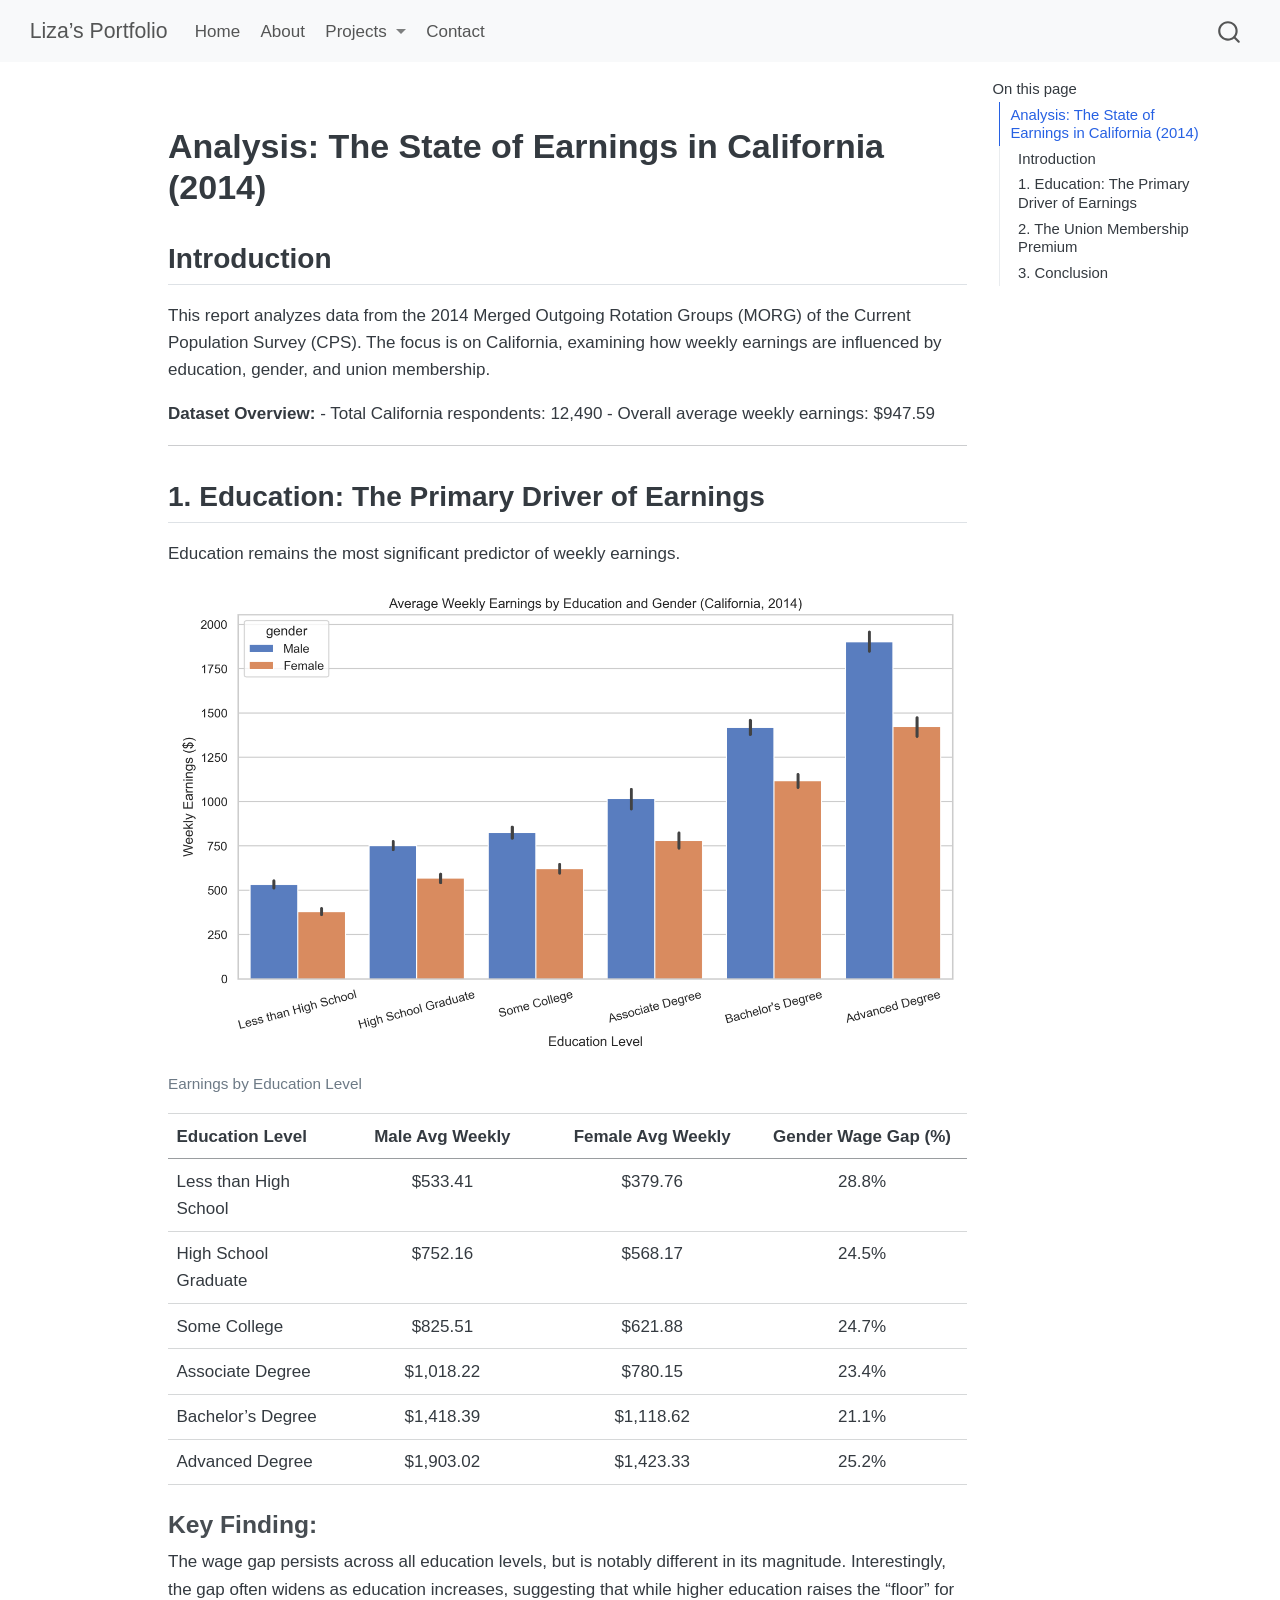
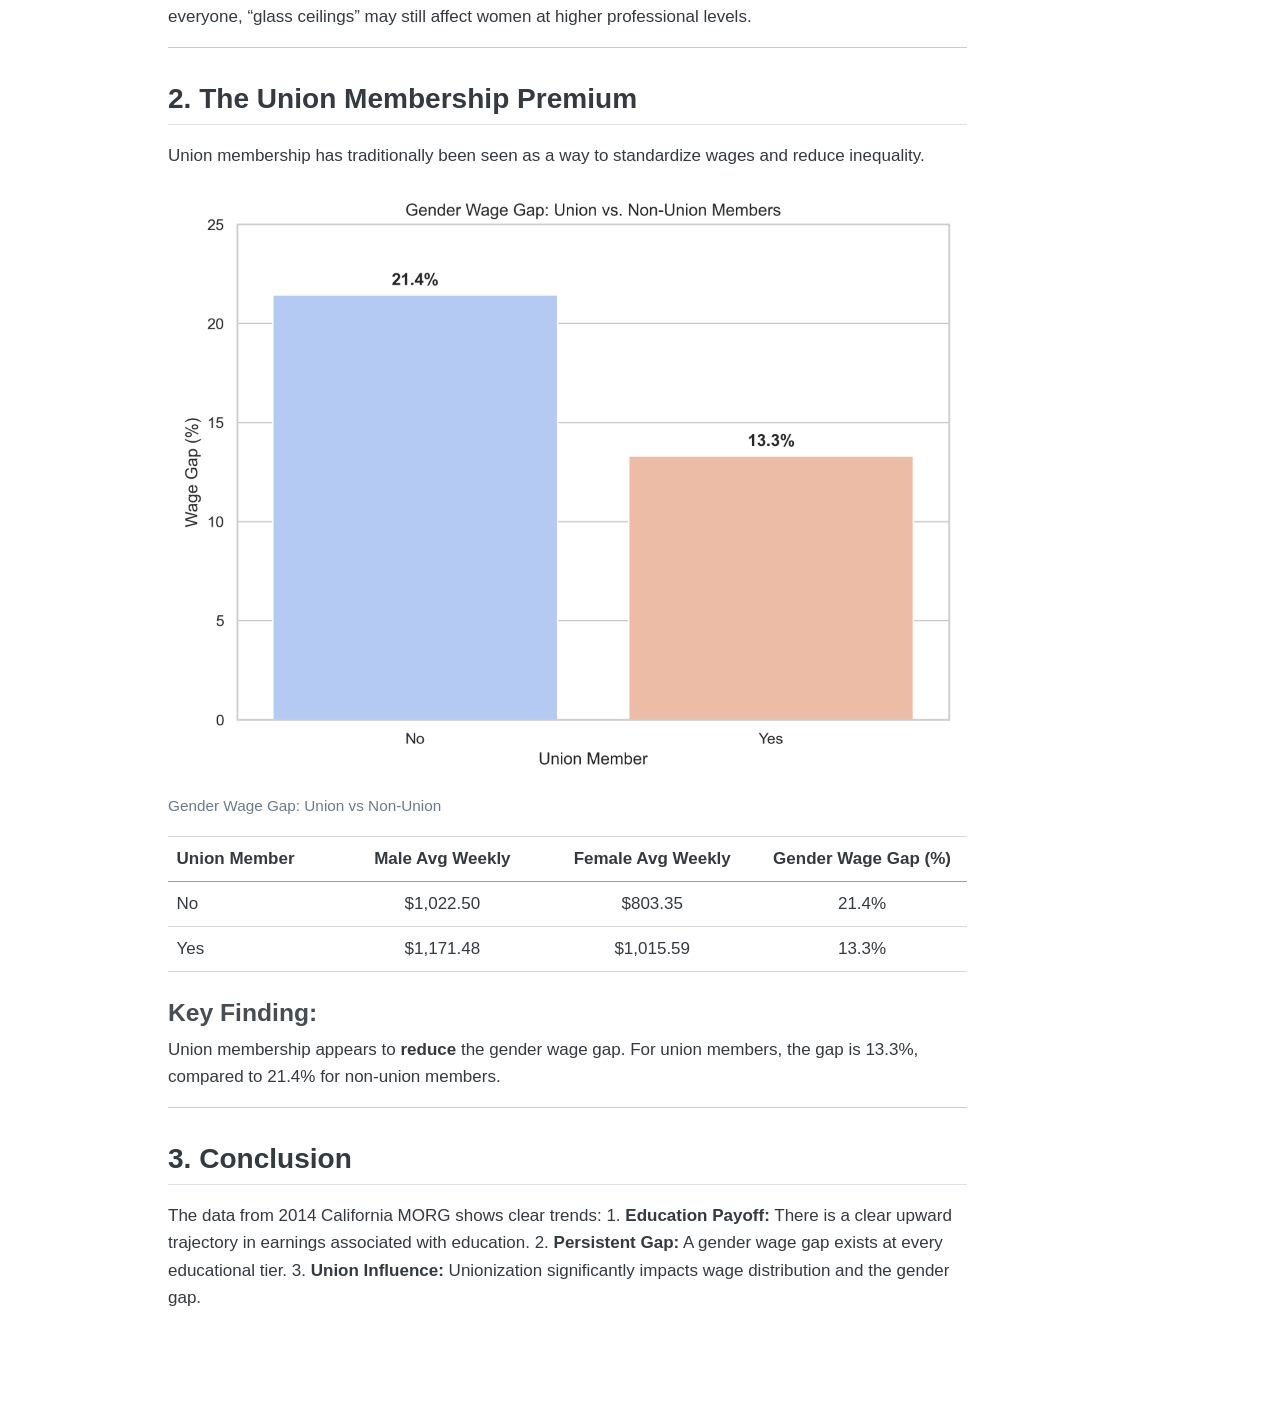
<file: vis/analysis/earnings_report_california_2014.html>
<!DOCTYPE html>
<html xmlns="http://www.w3.org/1999/xhtml" lang="en" xml:lang="en"><head>

<meta charset="utf-8">
<meta name="generator" content="quarto-1.9.36">

<meta name="viewport" content="width=device-width, initial-scale=1.0, user-scalable=yes">


<title>earnings_report_california_2014 – Liza's Portfolio</title>
<style>
/* Default styles provided by pandoc.
** See https://pandoc.org/MANUAL.html#variables-for-html for config info.
*/
code{white-space: pre-wrap;}
span.smallcaps{font-variant: small-caps;}
div.columns{display: flex; gap: min(4vw, 1.5em);}
div.column{flex: auto; overflow-x: auto;}
div.hanging-indent{margin-left: 1.5em; text-indent: -1.5em;}
ul.task-list{list-style: none;}
ul.task-list li input[type="checkbox"] {
  width: 0.8em;
  margin: 0 0.8em 0.2em -1em; /* quarto-specific, see https://github.com/quarto-dev/quarto-cli/issues/4556 */ 
  vertical-align: middle;
}
</style>


<script src="../../site_libs/quarto-nav/quarto-nav.js"></script>
<script src="../../site_libs/quarto-nav/headroom.min.js"></script>
<script src="../../site_libs/clipboard/clipboard.min.js"></script>
<script src="../../site_libs/quarto-search/autocomplete.umd.js"></script>
<script src="../../site_libs/quarto-search/fuse.min.js"></script>
<script src="../../site_libs/quarto-search/quarto-search.js"></script>
<meta name="quarto:offset" content="../../">
<script src="../../site_libs/quarto-html/quarto.js" type="module"></script>
<script src="../../site_libs/quarto-html/tabsets/tabsets.js" type="module"></script>
<script src="../../site_libs/quarto-html/popper.min.js"></script>
<script src="../../site_libs/quarto-html/tippy.umd.min.js"></script>
<script src="../../site_libs/quarto-html/anchor.min.js"></script>
<link href="../../site_libs/quarto-html/tippy.css" rel="stylesheet">
<link href="../../site_libs/quarto-html/quarto-syntax-highlighting-845c23b38eaddc0f92fda52bfe77a8c8.css" rel="stylesheet" id="quarto-text-highlighting-styles">
<script src="../../site_libs/bootstrap/bootstrap.min.js"></script>
<link href="../../site_libs/bootstrap/bootstrap-icons.css" rel="stylesheet">
<link href="../../site_libs/bootstrap/bootstrap-be3771519f21acc1c5b6733774c6dcd8.min.css" rel="stylesheet" append-hash="true" id="quarto-bootstrap" data-mode="light">
<script id="quarto-search-options" type="application/json">{
  "location": "navbar",
  "copy-button": false,
  "collapse-after": 3,
  "panel-placement": "end",
  "type": "overlay",
  "limit": 50,
  "keyboard-shortcut": [
    "f",
    "/",
    "s"
  ],
  "show-item-context": false,
  "language": {
    "search-no-results-text": "No results",
    "search-matching-documents-text": "matching documents",
    "search-copy-link-title": "Copy link to search",
    "search-hide-matches-text": "Hide additional matches",
    "search-more-match-text": "more match in this document",
    "search-more-matches-text": "more matches in this document",
    "search-clear-button-title": "Clear",
    "search-text-placeholder": "",
    "search-detached-cancel-button-title": "Cancel",
    "search-submit-button-title": "Submit",
    "search-label": "Search"
  }
}</script>


<link rel="stylesheet" href="../../styles.css">
</head>

<body class="nav-fixed quarto-light">

<div id="quarto-search-results"></div>
  <header id="quarto-header" class="headroom fixed-top">
    <nav class="navbar navbar-expand-lg " data-bs-theme="dark">
      <div class="navbar-container container-fluid">
      <div class="navbar-brand-container mx-auto">
    <a class="navbar-brand" href="../../index.html">
    <span class="navbar-title">Liza’s Portfolio</span>
    </a>
  </div>
            <div id="quarto-search" class="" title="Search"></div>
          <button class="navbar-toggler" type="button" data-bs-toggle="collapse" data-bs-target="#navbarCollapse" aria-controls="navbarCollapse" role="menu" aria-expanded="false" aria-label="Toggle navigation" onclick="if (window.quartoToggleHeadroom) { window.quartoToggleHeadroom(); }">
  <span class="navbar-toggler-icon"></span>
</button>
          <div class="collapse navbar-collapse" id="navbarCollapse">
            <ul class="navbar-nav navbar-nav-scroll me-auto">
  <li class="nav-item">
    <a class="nav-link" href="../../index.html"> 
<span class="menu-text">Home</span></a>
  </li>  
  <li class="nav-item">
    <a class="nav-link" href="../../about.html"> 
<span class="menu-text">About</span></a>
  </li>  
  <li class="nav-item dropdown ">
    <a class="nav-link dropdown-toggle" href="#" id="nav-menu-projects" role="link" data-bs-toggle="dropdown" aria-expanded="false">
 <span class="menu-text">Projects</span>
    </a>
    <ul class="dropdown-menu" aria-labelledby="nav-menu-projects">    
        <li>
    <a class="dropdown-item" href="../../projects/ds_project.html">
 <span class="dropdown-text">OECD Analysis</span></a>
  </li>  
        <li>
    <a class="dropdown-item" href="../../projects/ca_earnings.html">
 <span class="dropdown-text">California Earnings</span></a>
  </li>  
        <li>
    <a class="dropdown-item" href="../../projects/shiny_app.html">
 <span class="dropdown-text">OOP Showcase</span></a>
  </li>  
    </ul>
  </li>
  <li class="nav-item">
    <a class="nav-link" href="../../contact.html"> 
<span class="menu-text">Contact</span></a>
  </li>  
</ul>
          </div> <!-- /navcollapse -->
            <div class="quarto-navbar-tools">
</div>
      </div> <!-- /container-fluid -->
    </nav>
</header>
<!-- content -->
<div id="quarto-content" class="quarto-container page-columns page-rows-contents page-layout-article page-navbar">
<!-- sidebar -->
<!-- margin-sidebar -->
    <div id="quarto-margin-sidebar" class="sidebar margin-sidebar">
        <nav id="TOC" role="doc-toc" class="toc-active">
    <h2 id="toc-title">On this page</h2>
   
  <ul>
  <li><a href="#analysis-the-state-of-earnings-in-california-2014" id="toc-analysis-the-state-of-earnings-in-california-2014" class="nav-link active" data-scroll-target="#analysis-the-state-of-earnings-in-california-2014">Analysis: The State of Earnings in California (2014)</a>
  <ul class="collapse">
  <li><a href="#introduction" id="toc-introduction" class="nav-link" data-scroll-target="#introduction">Introduction</a></li>
  <li><a href="#education-the-primary-driver-of-earnings" id="toc-education-the-primary-driver-of-earnings" class="nav-link" data-scroll-target="#education-the-primary-driver-of-earnings">1. Education: The Primary Driver of Earnings</a>
  <ul class="collapse">
  <li><a href="#key-finding" id="toc-key-finding" class="nav-link" data-scroll-target="#key-finding">Key Finding:</a></li>
  </ul></li>
  <li><a href="#the-union-membership-premium" id="toc-the-union-membership-premium" class="nav-link" data-scroll-target="#the-union-membership-premium">2. The Union Membership Premium</a>
  <ul class="collapse">
  <li><a href="#key-finding-1" id="toc-key-finding-1" class="nav-link" data-scroll-target="#key-finding-1">Key Finding:</a></li>
  </ul></li>
  <li><a href="#conclusion" id="toc-conclusion" class="nav-link" data-scroll-target="#conclusion">3. Conclusion</a></li>
  </ul></li>
  </ul>
</nav>
    </div>
<!-- main -->
<main class="content" id="quarto-document-content"><header id="title-block-header" class="quarto-title-block"></header>




<section id="analysis-the-state-of-earnings-in-california-2014" class="level1">
<h1>Analysis: The State of Earnings in California (2014)</h1>
<section id="introduction" class="level2">
<h2 class="anchored" data-anchor-id="introduction">Introduction</h2>
<p>This report analyzes data from the 2014 Merged Outgoing Rotation Groups (MORG) of the Current Population Survey (CPS). The focus is on California, examining how weekly earnings are influenced by education, gender, and union membership.</p>
<p><strong>Dataset Overview:</strong> - Total California respondents: 12,490 - Overall average weekly earnings: $947.59</p>
<hr>
</section>
<section id="education-the-primary-driver-of-earnings" class="level2">
<h2 class="anchored" data-anchor-id="education-the-primary-driver-of-earnings">1. Education: The Primary Driver of Earnings</h2>
<p>Education remains the most significant predictor of weekly earnings.</p>
<div class="quarto-figure quarto-figure-center">
<figure class="figure">
<p><img src="earnings_by_education.png" class="img-fluid figure-img"></p>
<figcaption>Earnings by Education Level</figcaption>
</figure>
</div>
<table class="caption-top table">
<colgroup>
<col style="width: 21%">
<col style="width: 26%">
<col style="width: 26%">
<col style="width: 26%">
</colgroup>
<thead>
<tr class="header">
<th style="text-align: left;">Education Level</th>
<th style="text-align: center;">Male Avg Weekly</th>
<th style="text-align: center;">Female Avg Weekly</th>
<th style="text-align: center;">Gender Wage Gap (%)</th>
</tr>
</thead>
<tbody>
<tr class="odd">
<td style="text-align: left;">Less than High School</td>
<td style="text-align: center;">$533.41</td>
<td style="text-align: center;">$379.76</td>
<td style="text-align: center;">28.8%</td>
</tr>
<tr class="even">
<td style="text-align: left;">High School Graduate</td>
<td style="text-align: center;">$752.16</td>
<td style="text-align: center;">$568.17</td>
<td style="text-align: center;">24.5%</td>
</tr>
<tr class="odd">
<td style="text-align: left;">Some College</td>
<td style="text-align: center;">$825.51</td>
<td style="text-align: center;">$621.88</td>
<td style="text-align: center;">24.7%</td>
</tr>
<tr class="even">
<td style="text-align: left;">Associate Degree</td>
<td style="text-align: center;">$1,018.22</td>
<td style="text-align: center;">$780.15</td>
<td style="text-align: center;">23.4%</td>
</tr>
<tr class="odd">
<td style="text-align: left;">Bachelor’s Degree</td>
<td style="text-align: center;">$1,418.39</td>
<td style="text-align: center;">$1,118.62</td>
<td style="text-align: center;">21.1%</td>
</tr>
<tr class="even">
<td style="text-align: left;">Advanced Degree</td>
<td style="text-align: center;">$1,903.02</td>
<td style="text-align: center;">$1,423.33</td>
<td style="text-align: center;">25.2%</td>
</tr>
</tbody>
</table>
<section id="key-finding" class="level3">
<h3 class="anchored" data-anchor-id="key-finding">Key Finding:</h3>
<p>The wage gap persists across all education levels, but is notably different in its magnitude. Interestingly, the gap often widens as education increases, suggesting that while higher education raises the “floor” for everyone, “glass ceilings” may still affect women at higher professional levels.</p>
<hr>
</section>
</section>
<section id="the-union-membership-premium" class="level2">
<h2 class="anchored" data-anchor-id="the-union-membership-premium">2. The Union Membership Premium</h2>
<p>Union membership has traditionally been seen as a way to standardize wages and reduce inequality.</p>
<div class="quarto-figure quarto-figure-center">
<figure class="figure">
<p><img src="gender_gap_union.png" class="img-fluid figure-img"></p>
<figcaption>Gender Wage Gap: Union vs Non-Union</figcaption>
</figure>
</div>
<table class="caption-top table">
<colgroup>
<col style="width: 21%">
<col style="width: 26%">
<col style="width: 26%">
<col style="width: 26%">
</colgroup>
<thead>
<tr class="header">
<th style="text-align: left;">Union Member</th>
<th style="text-align: center;">Male Avg Weekly</th>
<th style="text-align: center;">Female Avg Weekly</th>
<th style="text-align: center;">Gender Wage Gap (%)</th>
</tr>
</thead>
<tbody>
<tr class="odd">
<td style="text-align: left;">No</td>
<td style="text-align: center;">$1,022.50</td>
<td style="text-align: center;">$803.35</td>
<td style="text-align: center;">21.4%</td>
</tr>
<tr class="even">
<td style="text-align: left;">Yes</td>
<td style="text-align: center;">$1,171.48</td>
<td style="text-align: center;">$1,015.59</td>
<td style="text-align: center;">13.3%</td>
</tr>
</tbody>
</table>
<section id="key-finding-1" class="level3">
<h3 class="anchored" data-anchor-id="key-finding-1">Key Finding:</h3>
<p>Union membership appears to <strong>reduce</strong> the gender wage gap. For union members, the gap is 13.3%, compared to 21.4% for non-union members.</p>
<hr>
</section>
</section>
<section id="conclusion" class="level2">
<h2 class="anchored" data-anchor-id="conclusion">3. Conclusion</h2>
<p>The data from 2014 California MORG shows clear trends: 1. <strong>Education Payoff:</strong> There is a clear upward trajectory in earnings associated with education. 2. <strong>Persistent Gap:</strong> A gender wage gap exists at every educational tier. 3. <strong>Union Influence:</strong> Unionization significantly impacts wage distribution and the gender gap.</p>


</section>
</section>

</main> <!-- /main -->
<script id="quarto-html-after-body" type="application/javascript">
  window.document.addEventListener("DOMContentLoaded", function (event) {
    const icon = "";
    const anchorJS = new window.AnchorJS();
    anchorJS.options = {
      placement: 'right',
      icon: icon
    };
    anchorJS.add('.anchored');
    const isCodeAnnotation = (el) => {
      for (const clz of el.classList) {
        if (clz.startsWith('code-annotation-')) {                     
          return true;
        }
      }
      return false;
    }
    const onCopySuccess = function(e) {
      // button target
      const button = e.trigger;
      // don't keep focus
      button.blur();
      // flash "checked"
      button.classList.add('code-copy-button-checked');
      var currentTitle = button.getAttribute("title");
      button.setAttribute("title", "Copied!");
      let tooltip;
      if (window.bootstrap) {
        button.setAttribute("data-bs-toggle", "tooltip");
        button.setAttribute("data-bs-placement", "left");
        button.setAttribute("data-bs-title", "Copied!");
        tooltip = new bootstrap.Tooltip(button, 
          { trigger: "manual", 
            customClass: "code-copy-button-tooltip",
            offset: [0, -8]});
        tooltip.show();    
      }
      setTimeout(function() {
        if (tooltip) {
          tooltip.hide();
          button.removeAttribute("data-bs-title");
          button.removeAttribute("data-bs-toggle");
          button.removeAttribute("data-bs-placement");
        }
        button.setAttribute("title", currentTitle);
        button.classList.remove('code-copy-button-checked');
      }, 1000);
      // clear code selection
      e.clearSelection();
    }
    const getTextToCopy = function(trigger) {
      const outerScaffold = trigger.parentElement.cloneNode(true);
      const codeEl = outerScaffold.querySelector('code');
      for (const childEl of codeEl.children) {
        if (isCodeAnnotation(childEl)) {
          childEl.remove();
        }
      }
      return codeEl.innerText;
    }
    const clipboard = new window.ClipboardJS('.code-copy-button:not([data-in-quarto-modal])', {
      text: getTextToCopy
    });
    clipboard.on('success', onCopySuccess);
    if (window.document.getElementById('quarto-embedded-source-code-modal')) {
      const clipboardModal = new window.ClipboardJS('.code-copy-button[data-in-quarto-modal]', {
        text: getTextToCopy,
        container: window.document.getElementById('quarto-embedded-source-code-modal')
      });
      clipboardModal.on('success', onCopySuccess);
    }
      var localhostRegex = new RegExp(/^(?:http|https):\/\/localhost\:?[0-9]*\//);
      var mailtoRegex = new RegExp(/^mailto:/);
        var filterRegex = new RegExp("https:\/\/lizavagyok\.github\.io\/portfolio\/");
      var isInternal = (href) => {
          return filterRegex.test(href) || localhostRegex.test(href) || mailtoRegex.test(href);
      }
      // Inspect non-navigation links and adorn them if external
     var links = window.document.querySelectorAll('a[href]:not(.nav-link):not(.navbar-brand):not(.toc-action):not(.sidebar-link):not(.sidebar-item-toggle):not(.pagination-link):not(.no-external):not([aria-hidden]):not(.dropdown-item):not(.quarto-navigation-tool):not(.about-link)');
      for (var i=0; i<links.length; i++) {
        const link = links[i];
        if (!isInternal(link.href)) {
          // undo the damage that might have been done by quarto-nav.js in the case of
          // links that we want to consider external
          if (link.dataset.originalHref !== undefined) {
            link.href = link.dataset.originalHref;
          }
        }
      }
    function tippyHover(el, contentFn, onTriggerFn, onUntriggerFn) {
      const config = {
        allowHTML: true,
        maxWidth: 500,
        delay: 100,
        arrow: false,
        appendTo: function(el) {
            return el.parentElement;
        },
        interactive: true,
        interactiveBorder: 10,
        theme: 'quarto',
        placement: 'bottom-start',
      };
      if (contentFn) {
        config.content = contentFn;
      }
      if (onTriggerFn) {
        config.onTrigger = onTriggerFn;
      }
      if (onUntriggerFn) {
        config.onUntrigger = onUntriggerFn;
      }
      window.tippy(el, config); 
    }
    const noterefs = window.document.querySelectorAll('a[role="doc-noteref"]');
    for (var i=0; i<noterefs.length; i++) {
      const ref = noterefs[i];
      tippyHover(ref, function() {
        // use id or data attribute instead here
        let href = ref.getAttribute('data-footnote-href') || ref.getAttribute('href');
        try { href = new URL(href).hash; } catch {}
        const id = href.replace(/^#\/?/, "");
        const note = window.document.getElementById(id);
        if (note) {
          return note.innerHTML;
        } else {
          return "";
        }
      });
    }
    const xrefs = window.document.querySelectorAll('a.quarto-xref');
    const processXRef = (id, note) => {
      // Strip column container classes
      const stripColumnClz = (el) => {
        el.classList.remove("page-full", "page-columns");
        if (el.children) {
          for (const child of el.children) {
            stripColumnClz(child);
          }
        }
      }
      stripColumnClz(note)
      if (id === null || id.startsWith('sec-')) {
        // Special case sections, only their first couple elements
        const container = document.createElement("div");
        if (note.children && note.children.length > 2) {
          container.appendChild(note.children[0].cloneNode(true));
          for (let i = 1; i < note.children.length; i++) {
            const child = note.children[i];
            if (child.tagName === "P" && child.innerText === "") {
              continue;
            } else {
              container.appendChild(child.cloneNode(true));
              break;
            }
          }
          if (window.Quarto?.typesetMath) {
            window.Quarto.typesetMath(container);
          }
          return container.innerHTML
        } else {
          if (window.Quarto?.typesetMath) {
            window.Quarto.typesetMath(note);
          }
          return note.innerHTML;
        }
      } else {
        // Remove any anchor links if they are present
        const anchorLink = note.querySelector('a.anchorjs-link');
        if (anchorLink) {
          anchorLink.remove();
        }
        if (window.Quarto?.typesetMath) {
          window.Quarto.typesetMath(note);
        }
        if (note.classList.contains("callout")) {
          return note.outerHTML;
        } else {
          return note.innerHTML;
        }
      }
    }
    for (var i=0; i<xrefs.length; i++) {
      const xref = xrefs[i];
      tippyHover(xref, undefined, function(instance) {
        instance.disable();
        let url = xref.getAttribute('href');
        let hash = undefined; 
        if (url.startsWith('#')) {
          hash = url;
        } else {
          try { hash = new URL(url).hash; } catch {}
        }
        if (hash) {
          const id = hash.replace(/^#\/?/, "");
          const note = window.document.getElementById(id);
          if (note !== null) {
            try {
              const html = processXRef(id, note.cloneNode(true));
              instance.setContent(html);
            } finally {
              instance.enable();
              instance.show();
            }
          } else {
            // See if we can fetch this
            fetch(url.split('#')[0])
            .then(res => res.text())
            .then(html => {
              const parser = new DOMParser();
              const htmlDoc = parser.parseFromString(html, "text/html");
              const note = htmlDoc.getElementById(id);
              if (note !== null) {
                const html = processXRef(id, note);
                instance.setContent(html);
              } 
            }).finally(() => {
              instance.enable();
              instance.show();
            });
          }
        } else {
          // See if we can fetch a full url (with no hash to target)
          // This is a special case and we should probably do some content thinning / targeting
          fetch(url)
          .then(res => res.text())
          .then(html => {
            const parser = new DOMParser();
            const htmlDoc = parser.parseFromString(html, "text/html");
            const note = htmlDoc.querySelector('main.content');
            if (note !== null) {
              // This should only happen for chapter cross references
              // (since there is no id in the URL)
              // remove the first header
              if (note.children.length > 0 && note.children[0].tagName === "HEADER") {
                note.children[0].remove();
              }
              const html = processXRef(null, note);
              instance.setContent(html);
            } 
          }).finally(() => {
            instance.enable();
            instance.show();
          });
        }
      }, function(instance) {
      });
    }
        let selectedAnnoteEl;
        const selectorForAnnotation = ( cell, annotation) => {
          let cellAttr = 'data-code-cell="' + cell + '"';
          let lineAttr = 'data-code-annotation="' +  annotation + '"';
          const selector = 'span[' + cellAttr + '][' + lineAttr + ']';
          return selector;
        }
        const selectCodeLines = (annoteEl) => {
          const doc = window.document;
          const targetCell = annoteEl.getAttribute("data-target-cell");
          const targetAnnotation = annoteEl.getAttribute("data-target-annotation");
          const annoteSpan = window.document.querySelector(selectorForAnnotation(targetCell, targetAnnotation));
          const lines = annoteSpan.getAttribute("data-code-lines").split(",");
          const lineIds = lines.map((line) => {
            return targetCell + "-" + line;
          })
          let top = null;
          let height = null;
          let parent = null;
          if (lineIds.length > 0) {
              //compute the position of the single el (top and bottom and make a div)
              const el = window.document.getElementById(lineIds[0]);
              top = el.offsetTop;
              height = el.offsetHeight;
              parent = el.parentElement.parentElement;
            if (lineIds.length > 1) {
              const lastEl = window.document.getElementById(lineIds[lineIds.length - 1]);
              const bottom = lastEl.offsetTop + lastEl.offsetHeight;
              height = bottom - top;
            }
            if (top !== null && height !== null && parent !== null) {
              // cook up a div (if necessary) and position it 
              let div = window.document.getElementById("code-annotation-line-highlight");
              if (div === null) {
                div = window.document.createElement("div");
                div.setAttribute("id", "code-annotation-line-highlight");
                div.style.position = 'absolute';
                parent.appendChild(div);
              }
              div.style.top = top - 2 + "px";
              div.style.height = height + 4 + "px";
              div.style.left = 0;
              let gutterDiv = window.document.getElementById("code-annotation-line-highlight-gutter");
              if (gutterDiv === null) {
                gutterDiv = window.document.createElement("div");
                gutterDiv.setAttribute("id", "code-annotation-line-highlight-gutter");
                gutterDiv.style.position = 'absolute';
                const codeCell = window.document.getElementById(targetCell);
                const gutter = codeCell.querySelector('.code-annotation-gutter');
                gutter.appendChild(gutterDiv);
              }
              gutterDiv.style.top = top - 2 + "px";
              gutterDiv.style.height = height + 4 + "px";
            }
            selectedAnnoteEl = annoteEl;
          }
        };
        const unselectCodeLines = () => {
          const elementsIds = ["code-annotation-line-highlight", "code-annotation-line-highlight-gutter"];
          elementsIds.forEach((elId) => {
            const div = window.document.getElementById(elId);
            if (div) {
              div.remove();
            }
          });
          selectedAnnoteEl = undefined;
        };
          // Handle positioning of the toggle
      window.addEventListener(
        "resize",
        throttle(() => {
          elRect = undefined;
          if (selectedAnnoteEl) {
            selectCodeLines(selectedAnnoteEl);
          }
        }, 10)
      );
      function throttle(fn, ms) {
      let throttle = false;
      let timer;
        return (...args) => {
          if(!throttle) { // first call gets through
              fn.apply(this, args);
              throttle = true;
          } else { // all the others get throttled
              if(timer) clearTimeout(timer); // cancel #2
              timer = setTimeout(() => {
                fn.apply(this, args);
                timer = throttle = false;
              }, ms);
          }
        };
      }
        // Attach click handler to the DT
        const annoteDls = window.document.querySelectorAll('dt[data-target-cell]');
        for (const annoteDlNode of annoteDls) {
          annoteDlNode.addEventListener('click', (event) => {
            const clickedEl = event.target;
            if (clickedEl !== selectedAnnoteEl) {
              unselectCodeLines();
              const activeEl = window.document.querySelector('dt[data-target-cell].code-annotation-active');
              if (activeEl) {
                activeEl.classList.remove('code-annotation-active');
              }
              selectCodeLines(clickedEl);
              clickedEl.classList.add('code-annotation-active');
            } else {
              // Unselect the line
              unselectCodeLines();
              clickedEl.classList.remove('code-annotation-active');
            }
          });
        }
    const findCites = (el) => {
      const parentEl = el.parentElement;
      if (parentEl) {
        const cites = parentEl.dataset.cites;
        if (cites) {
          return {
            el,
            cites: cites.split(' ')
          };
        } else {
          return findCites(el.parentElement)
        }
      } else {
        return undefined;
      }
    };
    var bibliorefs = window.document.querySelectorAll('a[role="doc-biblioref"]');
    for (var i=0; i<bibliorefs.length; i++) {
      const ref = bibliorefs[i];
      const citeInfo = findCites(ref);
      if (citeInfo) {
        tippyHover(citeInfo.el, function() {
          var popup = window.document.createElement('div');
          citeInfo.cites.forEach(function(cite) {
            var citeDiv = window.document.createElement('div');
            citeDiv.classList.add('hanging-indent');
            citeDiv.classList.add('csl-entry');
            var biblioDiv = window.document.getElementById('ref-' + cite);
            if (biblioDiv) {
              citeDiv.innerHTML = biblioDiv.innerHTML;
            }
            popup.appendChild(citeDiv);
          });
          return popup.innerHTML;
        });
      }
    }
  });
  </script>
</div> <!-- /content -->




</body></html>
</file>
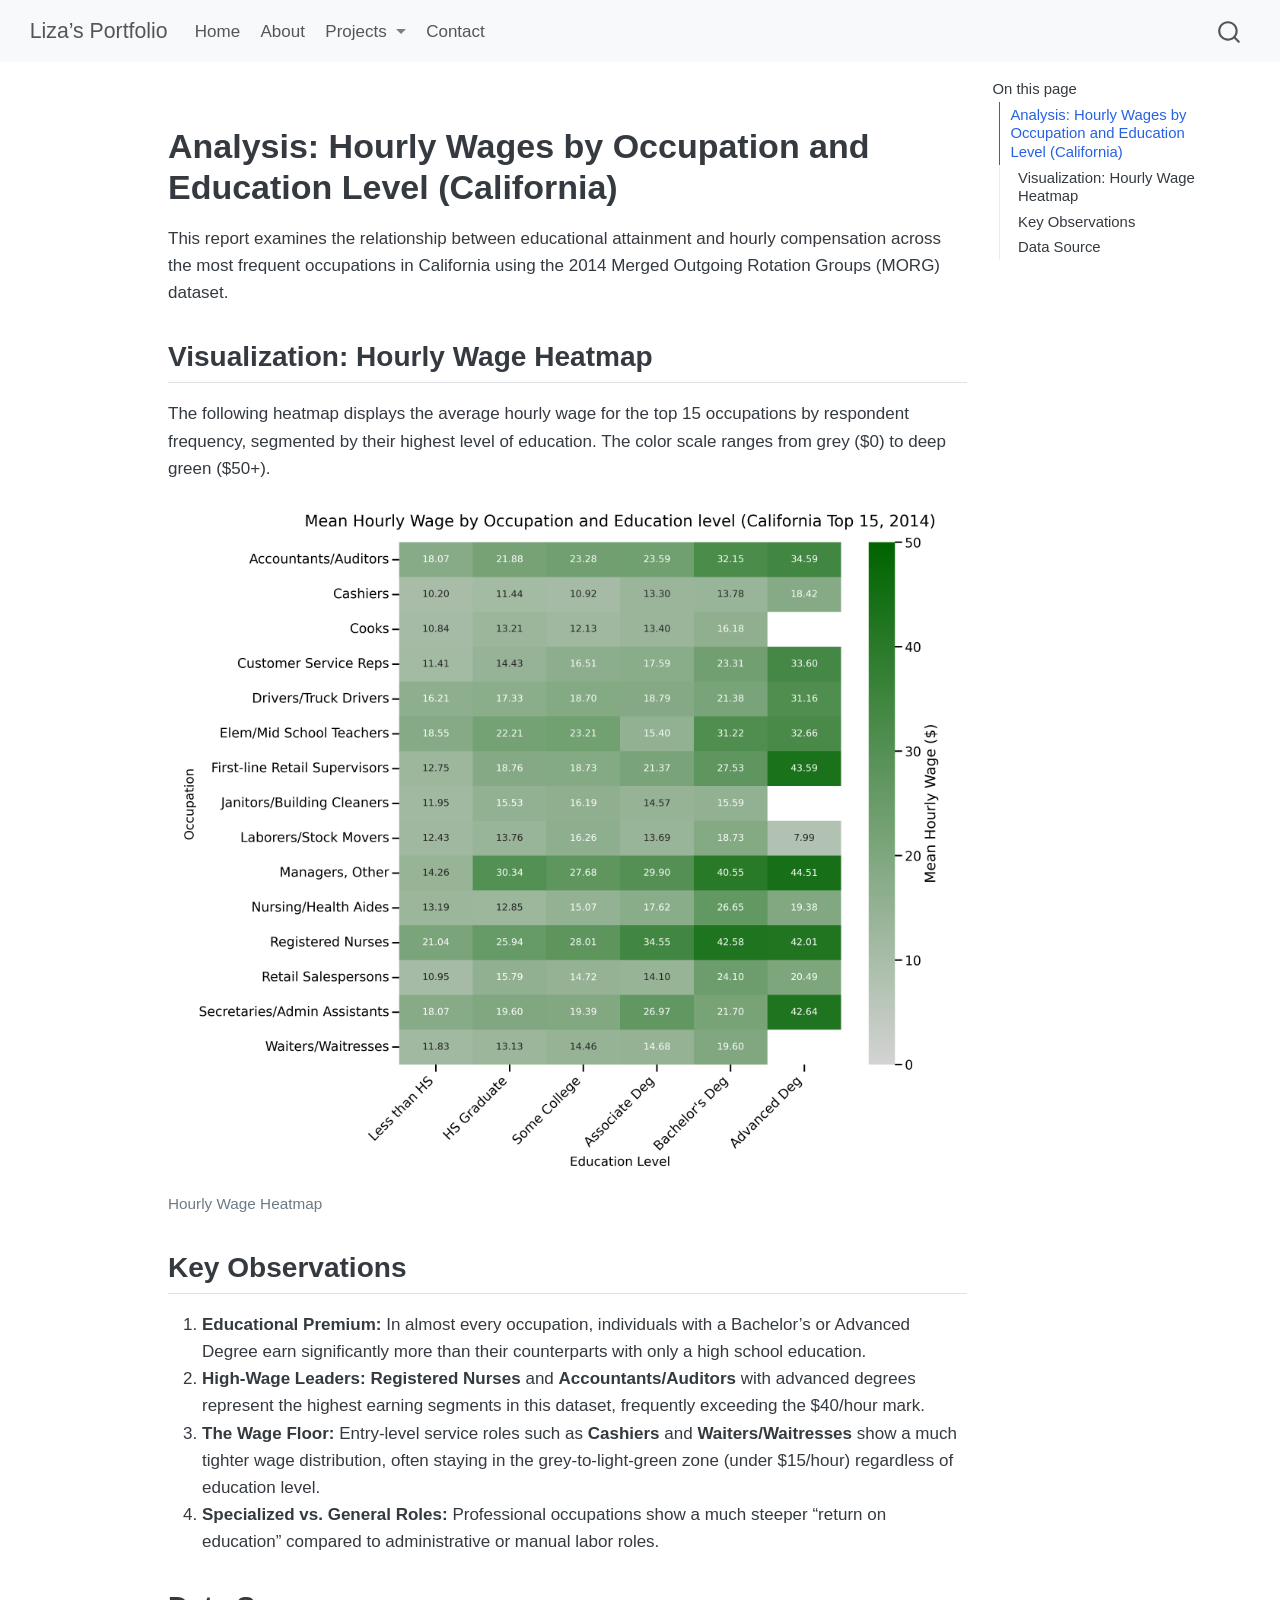
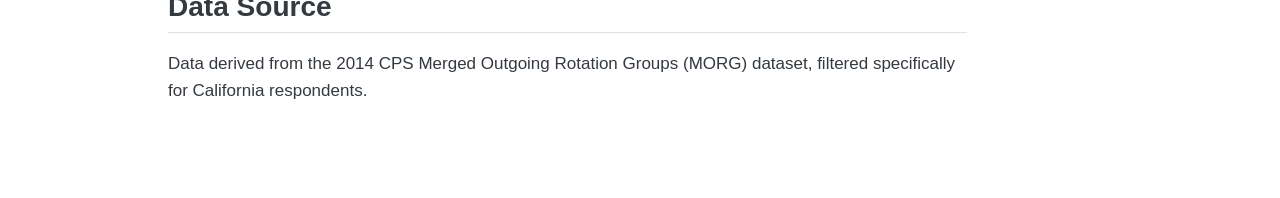
<file: vis/analysis/hourly_wage_report.html>
<!DOCTYPE html>
<html xmlns="http://www.w3.org/1999/xhtml" lang="en" xml:lang="en"><head>

<meta charset="utf-8">
<meta name="generator" content="quarto-1.9.36">

<meta name="viewport" content="width=device-width, initial-scale=1.0, user-scalable=yes">


<title>hourly_wage_report – Liza's Portfolio</title>
<style>
/* Default styles provided by pandoc.
** See https://pandoc.org/MANUAL.html#variables-for-html for config info.
*/
code{white-space: pre-wrap;}
span.smallcaps{font-variant: small-caps;}
div.columns{display: flex; gap: min(4vw, 1.5em);}
div.column{flex: auto; overflow-x: auto;}
div.hanging-indent{margin-left: 1.5em; text-indent: -1.5em;}
ul.task-list{list-style: none;}
ul.task-list li input[type="checkbox"] {
  width: 0.8em;
  margin: 0 0.8em 0.2em -1em; /* quarto-specific, see https://github.com/quarto-dev/quarto-cli/issues/4556 */ 
  vertical-align: middle;
}
</style>


<script src="../../site_libs/quarto-nav/quarto-nav.js"></script>
<script src="../../site_libs/quarto-nav/headroom.min.js"></script>
<script src="../../site_libs/clipboard/clipboard.min.js"></script>
<script src="../../site_libs/quarto-search/autocomplete.umd.js"></script>
<script src="../../site_libs/quarto-search/fuse.min.js"></script>
<script src="../../site_libs/quarto-search/quarto-search.js"></script>
<meta name="quarto:offset" content="../../">
<script src="../../site_libs/quarto-html/quarto.js" type="module"></script>
<script src="../../site_libs/quarto-html/tabsets/tabsets.js" type="module"></script>
<script src="../../site_libs/quarto-html/popper.min.js"></script>
<script src="../../site_libs/quarto-html/tippy.umd.min.js"></script>
<script src="../../site_libs/quarto-html/anchor.min.js"></script>
<link href="../../site_libs/quarto-html/tippy.css" rel="stylesheet">
<link href="../../site_libs/quarto-html/quarto-syntax-highlighting-845c23b38eaddc0f92fda52bfe77a8c8.css" rel="stylesheet" id="quarto-text-highlighting-styles">
<script src="../../site_libs/bootstrap/bootstrap.min.js"></script>
<link href="../../site_libs/bootstrap/bootstrap-icons.css" rel="stylesheet">
<link href="../../site_libs/bootstrap/bootstrap-be3771519f21acc1c5b6733774c6dcd8.min.css" rel="stylesheet" append-hash="true" id="quarto-bootstrap" data-mode="light">
<script id="quarto-search-options" type="application/json">{
  "location": "navbar",
  "copy-button": false,
  "collapse-after": 3,
  "panel-placement": "end",
  "type": "overlay",
  "limit": 50,
  "keyboard-shortcut": [
    "f",
    "/",
    "s"
  ],
  "show-item-context": false,
  "language": {
    "search-no-results-text": "No results",
    "search-matching-documents-text": "matching documents",
    "search-copy-link-title": "Copy link to search",
    "search-hide-matches-text": "Hide additional matches",
    "search-more-match-text": "more match in this document",
    "search-more-matches-text": "more matches in this document",
    "search-clear-button-title": "Clear",
    "search-text-placeholder": "",
    "search-detached-cancel-button-title": "Cancel",
    "search-submit-button-title": "Submit",
    "search-label": "Search"
  }
}</script>


<link rel="stylesheet" href="../../styles.css">
</head>

<body class="nav-fixed quarto-light">

<div id="quarto-search-results"></div>
  <header id="quarto-header" class="headroom fixed-top">
    <nav class="navbar navbar-expand-lg " data-bs-theme="dark">
      <div class="navbar-container container-fluid">
      <div class="navbar-brand-container mx-auto">
    <a class="navbar-brand" href="../../index.html">
    <span class="navbar-title">Liza’s Portfolio</span>
    </a>
  </div>
            <div id="quarto-search" class="" title="Search"></div>
          <button class="navbar-toggler" type="button" data-bs-toggle="collapse" data-bs-target="#navbarCollapse" aria-controls="navbarCollapse" role="menu" aria-expanded="false" aria-label="Toggle navigation" onclick="if (window.quartoToggleHeadroom) { window.quartoToggleHeadroom(); }">
  <span class="navbar-toggler-icon"></span>
</button>
          <div class="collapse navbar-collapse" id="navbarCollapse">
            <ul class="navbar-nav navbar-nav-scroll me-auto">
  <li class="nav-item">
    <a class="nav-link" href="../../index.html"> 
<span class="menu-text">Home</span></a>
  </li>  
  <li class="nav-item">
    <a class="nav-link" href="../../about.html"> 
<span class="menu-text">About</span></a>
  </li>  
  <li class="nav-item dropdown ">
    <a class="nav-link dropdown-toggle" href="#" id="nav-menu-projects" role="link" data-bs-toggle="dropdown" aria-expanded="false">
 <span class="menu-text">Projects</span>
    </a>
    <ul class="dropdown-menu" aria-labelledby="nav-menu-projects">    
        <li>
    <a class="dropdown-item" href="../../projects/ds_project.html">
 <span class="dropdown-text">OECD Analysis</span></a>
  </li>  
        <li>
    <a class="dropdown-item" href="../../projects/ca_earnings.html">
 <span class="dropdown-text">California Earnings</span></a>
  </li>  
        <li>
    <a class="dropdown-item" href="../../projects/shiny_app.html">
 <span class="dropdown-text">OOP Showcase</span></a>
  </li>  
    </ul>
  </li>
  <li class="nav-item">
    <a class="nav-link" href="../../contact.html"> 
<span class="menu-text">Contact</span></a>
  </li>  
</ul>
          </div> <!-- /navcollapse -->
            <div class="quarto-navbar-tools">
</div>
      </div> <!-- /container-fluid -->
    </nav>
</header>
<!-- content -->
<div id="quarto-content" class="quarto-container page-columns page-rows-contents page-layout-article page-navbar">
<!-- sidebar -->
<!-- margin-sidebar -->
    <div id="quarto-margin-sidebar" class="sidebar margin-sidebar">
        <nav id="TOC" role="doc-toc" class="toc-active">
    <h2 id="toc-title">On this page</h2>
   
  <ul>
  <li><a href="#analysis-hourly-wages-by-occupation-and-education-level-california" id="toc-analysis-hourly-wages-by-occupation-and-education-level-california" class="nav-link active" data-scroll-target="#analysis-hourly-wages-by-occupation-and-education-level-california">Analysis: Hourly Wages by Occupation and Education Level (California)</a>
  <ul class="collapse">
  <li><a href="#visualization-hourly-wage-heatmap" id="toc-visualization-hourly-wage-heatmap" class="nav-link" data-scroll-target="#visualization-hourly-wage-heatmap">Visualization: Hourly Wage Heatmap</a></li>
  <li><a href="#key-observations" id="toc-key-observations" class="nav-link" data-scroll-target="#key-observations">Key Observations</a></li>
  <li><a href="#data-source" id="toc-data-source" class="nav-link" data-scroll-target="#data-source">Data Source</a></li>
  </ul></li>
  </ul>
</nav>
    </div>
<!-- main -->
<main class="content" id="quarto-document-content"><header id="title-block-header" class="quarto-title-block"></header>




<section id="analysis-hourly-wages-by-occupation-and-education-level-california" class="level1">
<h1>Analysis: Hourly Wages by Occupation and Education Level (California)</h1>
<p>This report examines the relationship between educational attainment and hourly compensation across the most frequent occupations in California using the 2014 Merged Outgoing Rotation Groups (MORG) dataset.</p>
<section id="visualization-hourly-wage-heatmap" class="level2">
<h2 class="anchored" data-anchor-id="visualization-hourly-wage-heatmap">Visualization: Hourly Wage Heatmap</h2>
<p>The following heatmap displays the average hourly wage for the top 15 occupations by respondent frequency, segmented by their highest level of education. The color scale ranges from grey ($0) to deep green ($50+).</p>
<div class="quarto-figure quarto-figure-center">
<figure class="figure">
<p><img src="hourly_wage_heatmap.png" class="img-fluid figure-img"></p>
<figcaption>Hourly Wage Heatmap</figcaption>
</figure>
</div>
</section>
<section id="key-observations" class="level2">
<h2 class="anchored" data-anchor-id="key-observations">Key Observations</h2>
<ol type="1">
<li><strong>Educational Premium:</strong> In almost every occupation, individuals with a Bachelor’s or Advanced Degree earn significantly more than their counterparts with only a high school education.</li>
<li><strong>High-Wage Leaders:</strong> <strong>Registered Nurses</strong> and <strong>Accountants/Auditors</strong> with advanced degrees represent the highest earning segments in this dataset, frequently exceeding the $40/hour mark.</li>
<li><strong>The Wage Floor:</strong> Entry-level service roles such as <strong>Cashiers</strong> and <strong>Waiters/Waitresses</strong> show a much tighter wage distribution, often staying in the grey-to-light-green zone (under $15/hour) regardless of education level.</li>
<li><strong>Specialized vs.&nbsp;General Roles:</strong> Professional occupations show a much steeper “return on education” compared to administrative or manual labor roles.</li>
</ol>
</section>
<section id="data-source" class="level2">
<h2 class="anchored" data-anchor-id="data-source">Data Source</h2>
<p>Data derived from the 2014 CPS Merged Outgoing Rotation Groups (MORG) dataset, filtered specifically for California respondents.</p>


</section>
</section>

</main> <!-- /main -->
<script id="quarto-html-after-body" type="application/javascript">
  window.document.addEventListener("DOMContentLoaded", function (event) {
    const icon = "";
    const anchorJS = new window.AnchorJS();
    anchorJS.options = {
      placement: 'right',
      icon: icon
    };
    anchorJS.add('.anchored');
    const isCodeAnnotation = (el) => {
      for (const clz of el.classList) {
        if (clz.startsWith('code-annotation-')) {                     
          return true;
        }
      }
      return false;
    }
    const onCopySuccess = function(e) {
      // button target
      const button = e.trigger;
      // don't keep focus
      button.blur();
      // flash "checked"
      button.classList.add('code-copy-button-checked');
      var currentTitle = button.getAttribute("title");
      button.setAttribute("title", "Copied!");
      let tooltip;
      if (window.bootstrap) {
        button.setAttribute("data-bs-toggle", "tooltip");
        button.setAttribute("data-bs-placement", "left");
        button.setAttribute("data-bs-title", "Copied!");
        tooltip = new bootstrap.Tooltip(button, 
          { trigger: "manual", 
            customClass: "code-copy-button-tooltip",
            offset: [0, -8]});
        tooltip.show();    
      }
      setTimeout(function() {
        if (tooltip) {
          tooltip.hide();
          button.removeAttribute("data-bs-title");
          button.removeAttribute("data-bs-toggle");
          button.removeAttribute("data-bs-placement");
        }
        button.setAttribute("title", currentTitle);
        button.classList.remove('code-copy-button-checked');
      }, 1000);
      // clear code selection
      e.clearSelection();
    }
    const getTextToCopy = function(trigger) {
      const outerScaffold = trigger.parentElement.cloneNode(true);
      const codeEl = outerScaffold.querySelector('code');
      for (const childEl of codeEl.children) {
        if (isCodeAnnotation(childEl)) {
          childEl.remove();
        }
      }
      return codeEl.innerText;
    }
    const clipboard = new window.ClipboardJS('.code-copy-button:not([data-in-quarto-modal])', {
      text: getTextToCopy
    });
    clipboard.on('success', onCopySuccess);
    if (window.document.getElementById('quarto-embedded-source-code-modal')) {
      const clipboardModal = new window.ClipboardJS('.code-copy-button[data-in-quarto-modal]', {
        text: getTextToCopy,
        container: window.document.getElementById('quarto-embedded-source-code-modal')
      });
      clipboardModal.on('success', onCopySuccess);
    }
      var localhostRegex = new RegExp(/^(?:http|https):\/\/localhost\:?[0-9]*\//);
      var mailtoRegex = new RegExp(/^mailto:/);
        var filterRegex = new RegExp("https:\/\/lizavagyok\.github\.io\/portfolio\/");
      var isInternal = (href) => {
          return filterRegex.test(href) || localhostRegex.test(href) || mailtoRegex.test(href);
      }
      // Inspect non-navigation links and adorn them if external
     var links = window.document.querySelectorAll('a[href]:not(.nav-link):not(.navbar-brand):not(.toc-action):not(.sidebar-link):not(.sidebar-item-toggle):not(.pagination-link):not(.no-external):not([aria-hidden]):not(.dropdown-item):not(.quarto-navigation-tool):not(.about-link)');
      for (var i=0; i<links.length; i++) {
        const link = links[i];
        if (!isInternal(link.href)) {
          // undo the damage that might have been done by quarto-nav.js in the case of
          // links that we want to consider external
          if (link.dataset.originalHref !== undefined) {
            link.href = link.dataset.originalHref;
          }
        }
      }
    function tippyHover(el, contentFn, onTriggerFn, onUntriggerFn) {
      const config = {
        allowHTML: true,
        maxWidth: 500,
        delay: 100,
        arrow: false,
        appendTo: function(el) {
            return el.parentElement;
        },
        interactive: true,
        interactiveBorder: 10,
        theme: 'quarto',
        placement: 'bottom-start',
      };
      if (contentFn) {
        config.content = contentFn;
      }
      if (onTriggerFn) {
        config.onTrigger = onTriggerFn;
      }
      if (onUntriggerFn) {
        config.onUntrigger = onUntriggerFn;
      }
      window.tippy(el, config); 
    }
    const noterefs = window.document.querySelectorAll('a[role="doc-noteref"]');
    for (var i=0; i<noterefs.length; i++) {
      const ref = noterefs[i];
      tippyHover(ref, function() {
        // use id or data attribute instead here
        let href = ref.getAttribute('data-footnote-href') || ref.getAttribute('href');
        try { href = new URL(href).hash; } catch {}
        const id = href.replace(/^#\/?/, "");
        const note = window.document.getElementById(id);
        if (note) {
          return note.innerHTML;
        } else {
          return "";
        }
      });
    }
    const xrefs = window.document.querySelectorAll('a.quarto-xref');
    const processXRef = (id, note) => {
      // Strip column container classes
      const stripColumnClz = (el) => {
        el.classList.remove("page-full", "page-columns");
        if (el.children) {
          for (const child of el.children) {
            stripColumnClz(child);
          }
        }
      }
      stripColumnClz(note)
      if (id === null || id.startsWith('sec-')) {
        // Special case sections, only their first couple elements
        const container = document.createElement("div");
        if (note.children && note.children.length > 2) {
          container.appendChild(note.children[0].cloneNode(true));
          for (let i = 1; i < note.children.length; i++) {
            const child = note.children[i];
            if (child.tagName === "P" && child.innerText === "") {
              continue;
            } else {
              container.appendChild(child.cloneNode(true));
              break;
            }
          }
          if (window.Quarto?.typesetMath) {
            window.Quarto.typesetMath(container);
          }
          return container.innerHTML
        } else {
          if (window.Quarto?.typesetMath) {
            window.Quarto.typesetMath(note);
          }
          return note.innerHTML;
        }
      } else {
        // Remove any anchor links if they are present
        const anchorLink = note.querySelector('a.anchorjs-link');
        if (anchorLink) {
          anchorLink.remove();
        }
        if (window.Quarto?.typesetMath) {
          window.Quarto.typesetMath(note);
        }
        if (note.classList.contains("callout")) {
          return note.outerHTML;
        } else {
          return note.innerHTML;
        }
      }
    }
    for (var i=0; i<xrefs.length; i++) {
      const xref = xrefs[i];
      tippyHover(xref, undefined, function(instance) {
        instance.disable();
        let url = xref.getAttribute('href');
        let hash = undefined; 
        if (url.startsWith('#')) {
          hash = url;
        } else {
          try { hash = new URL(url).hash; } catch {}
        }
        if (hash) {
          const id = hash.replace(/^#\/?/, "");
          const note = window.document.getElementById(id);
          if (note !== null) {
            try {
              const html = processXRef(id, note.cloneNode(true));
              instance.setContent(html);
            } finally {
              instance.enable();
              instance.show();
            }
          } else {
            // See if we can fetch this
            fetch(url.split('#')[0])
            .then(res => res.text())
            .then(html => {
              const parser = new DOMParser();
              const htmlDoc = parser.parseFromString(html, "text/html");
              const note = htmlDoc.getElementById(id);
              if (note !== null) {
                const html = processXRef(id, note);
                instance.setContent(html);
              } 
            }).finally(() => {
              instance.enable();
              instance.show();
            });
          }
        } else {
          // See if we can fetch a full url (with no hash to target)
          // This is a special case and we should probably do some content thinning / targeting
          fetch(url)
          .then(res => res.text())
          .then(html => {
            const parser = new DOMParser();
            const htmlDoc = parser.parseFromString(html, "text/html");
            const note = htmlDoc.querySelector('main.content');
            if (note !== null) {
              // This should only happen for chapter cross references
              // (since there is no id in the URL)
              // remove the first header
              if (note.children.length > 0 && note.children[0].tagName === "HEADER") {
                note.children[0].remove();
              }
              const html = processXRef(null, note);
              instance.setContent(html);
            } 
          }).finally(() => {
            instance.enable();
            instance.show();
          });
        }
      }, function(instance) {
      });
    }
        let selectedAnnoteEl;
        const selectorForAnnotation = ( cell, annotation) => {
          let cellAttr = 'data-code-cell="' + cell + '"';
          let lineAttr = 'data-code-annotation="' +  annotation + '"';
          const selector = 'span[' + cellAttr + '][' + lineAttr + ']';
          return selector;
        }
        const selectCodeLines = (annoteEl) => {
          const doc = window.document;
          const targetCell = annoteEl.getAttribute("data-target-cell");
          const targetAnnotation = annoteEl.getAttribute("data-target-annotation");
          const annoteSpan = window.document.querySelector(selectorForAnnotation(targetCell, targetAnnotation));
          const lines = annoteSpan.getAttribute("data-code-lines").split(",");
          const lineIds = lines.map((line) => {
            return targetCell + "-" + line;
          })
          let top = null;
          let height = null;
          let parent = null;
          if (lineIds.length > 0) {
              //compute the position of the single el (top and bottom and make a div)
              const el = window.document.getElementById(lineIds[0]);
              top = el.offsetTop;
              height = el.offsetHeight;
              parent = el.parentElement.parentElement;
            if (lineIds.length > 1) {
              const lastEl = window.document.getElementById(lineIds[lineIds.length - 1]);
              const bottom = lastEl.offsetTop + lastEl.offsetHeight;
              height = bottom - top;
            }
            if (top !== null && height !== null && parent !== null) {
              // cook up a div (if necessary) and position it 
              let div = window.document.getElementById("code-annotation-line-highlight");
              if (div === null) {
                div = window.document.createElement("div");
                div.setAttribute("id", "code-annotation-line-highlight");
                div.style.position = 'absolute';
                parent.appendChild(div);
              }
              div.style.top = top - 2 + "px";
              div.style.height = height + 4 + "px";
              div.style.left = 0;
              let gutterDiv = window.document.getElementById("code-annotation-line-highlight-gutter");
              if (gutterDiv === null) {
                gutterDiv = window.document.createElement("div");
                gutterDiv.setAttribute("id", "code-annotation-line-highlight-gutter");
                gutterDiv.style.position = 'absolute';
                const codeCell = window.document.getElementById(targetCell);
                const gutter = codeCell.querySelector('.code-annotation-gutter');
                gutter.appendChild(gutterDiv);
              }
              gutterDiv.style.top = top - 2 + "px";
              gutterDiv.style.height = height + 4 + "px";
            }
            selectedAnnoteEl = annoteEl;
          }
        };
        const unselectCodeLines = () => {
          const elementsIds = ["code-annotation-line-highlight", "code-annotation-line-highlight-gutter"];
          elementsIds.forEach((elId) => {
            const div = window.document.getElementById(elId);
            if (div) {
              div.remove();
            }
          });
          selectedAnnoteEl = undefined;
        };
          // Handle positioning of the toggle
      window.addEventListener(
        "resize",
        throttle(() => {
          elRect = undefined;
          if (selectedAnnoteEl) {
            selectCodeLines(selectedAnnoteEl);
          }
        }, 10)
      );
      function throttle(fn, ms) {
      let throttle = false;
      let timer;
        return (...args) => {
          if(!throttle) { // first call gets through
              fn.apply(this, args);
              throttle = true;
          } else { // all the others get throttled
              if(timer) clearTimeout(timer); // cancel #2
              timer = setTimeout(() => {
                fn.apply(this, args);
                timer = throttle = false;
              }, ms);
          }
        };
      }
        // Attach click handler to the DT
        const annoteDls = window.document.querySelectorAll('dt[data-target-cell]');
        for (const annoteDlNode of annoteDls) {
          annoteDlNode.addEventListener('click', (event) => {
            const clickedEl = event.target;
            if (clickedEl !== selectedAnnoteEl) {
              unselectCodeLines();
              const activeEl = window.document.querySelector('dt[data-target-cell].code-annotation-active');
              if (activeEl) {
                activeEl.classList.remove('code-annotation-active');
              }
              selectCodeLines(clickedEl);
              clickedEl.classList.add('code-annotation-active');
            } else {
              // Unselect the line
              unselectCodeLines();
              clickedEl.classList.remove('code-annotation-active');
            }
          });
        }
    const findCites = (el) => {
      const parentEl = el.parentElement;
      if (parentEl) {
        const cites = parentEl.dataset.cites;
        if (cites) {
          return {
            el,
            cites: cites.split(' ')
          };
        } else {
          return findCites(el.parentElement)
        }
      } else {
        return undefined;
      }
    };
    var bibliorefs = window.document.querySelectorAll('a[role="doc-biblioref"]');
    for (var i=0; i<bibliorefs.length; i++) {
      const ref = bibliorefs[i];
      const citeInfo = findCites(ref);
      if (citeInfo) {
        tippyHover(citeInfo.el, function() {
          var popup = window.document.createElement('div');
          citeInfo.cites.forEach(function(cite) {
            var citeDiv = window.document.createElement('div');
            citeDiv.classList.add('hanging-indent');
            citeDiv.classList.add('csl-entry');
            var biblioDiv = window.document.getElementById('ref-' + cite);
            if (biblioDiv) {
              citeDiv.innerHTML = biblioDiv.innerHTML;
            }
            popup.appendChild(citeDiv);
          });
          return popup.innerHTML;
        });
      }
    }
  });
  </script>
</div> <!-- /content -->




</body></html>
</file>
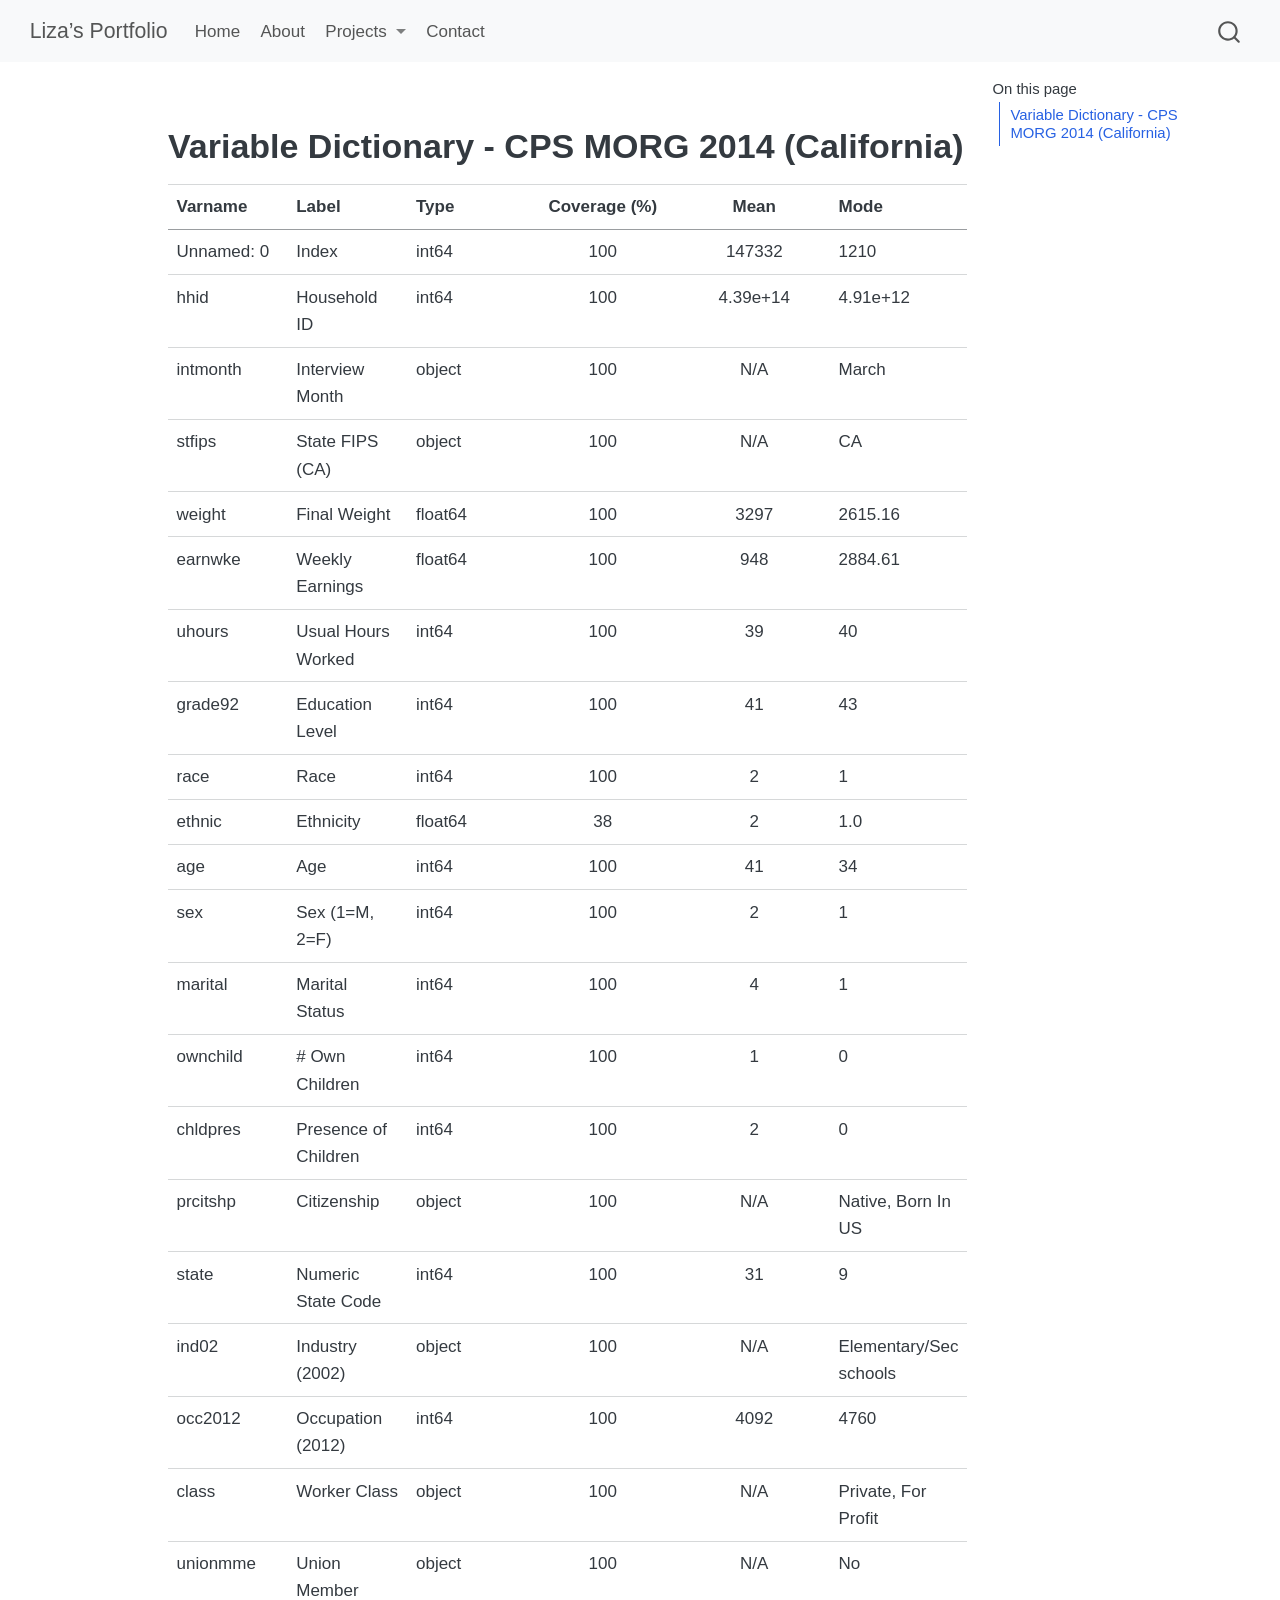
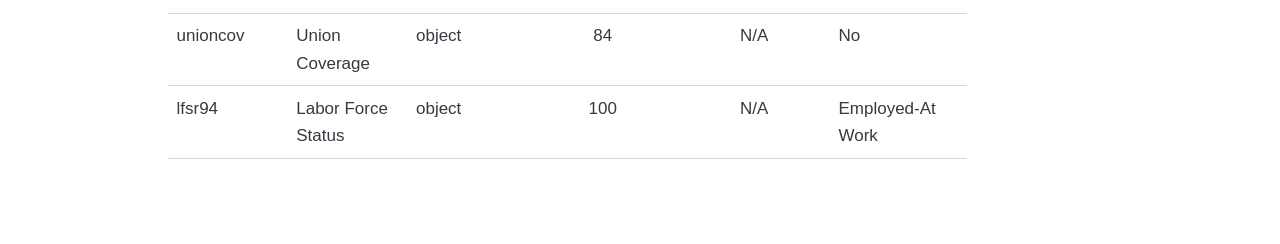
<file: vis/analysis/variable_dictionary.html>
<!DOCTYPE html>
<html xmlns="http://www.w3.org/1999/xhtml" lang="en" xml:lang="en"><head>

<meta charset="utf-8">
<meta name="generator" content="quarto-1.9.36">

<meta name="viewport" content="width=device-width, initial-scale=1.0, user-scalable=yes">


<title>variable_dictionary – Liza's Portfolio</title>
<style>
/* Default styles provided by pandoc.
** See https://pandoc.org/MANUAL.html#variables-for-html for config info.
*/
code{white-space: pre-wrap;}
span.smallcaps{font-variant: small-caps;}
div.columns{display: flex; gap: min(4vw, 1.5em);}
div.column{flex: auto; overflow-x: auto;}
div.hanging-indent{margin-left: 1.5em; text-indent: -1.5em;}
ul.task-list{list-style: none;}
ul.task-list li input[type="checkbox"] {
  width: 0.8em;
  margin: 0 0.8em 0.2em -1em; /* quarto-specific, see https://github.com/quarto-dev/quarto-cli/issues/4556 */ 
  vertical-align: middle;
}
</style>


<script src="../../site_libs/quarto-nav/quarto-nav.js"></script>
<script src="../../site_libs/quarto-nav/headroom.min.js"></script>
<script src="../../site_libs/clipboard/clipboard.min.js"></script>
<script src="../../site_libs/quarto-search/autocomplete.umd.js"></script>
<script src="../../site_libs/quarto-search/fuse.min.js"></script>
<script src="../../site_libs/quarto-search/quarto-search.js"></script>
<meta name="quarto:offset" content="../../">
<script src="../../site_libs/quarto-html/quarto.js" type="module"></script>
<script src="../../site_libs/quarto-html/tabsets/tabsets.js" type="module"></script>
<script src="../../site_libs/quarto-html/popper.min.js"></script>
<script src="../../site_libs/quarto-html/tippy.umd.min.js"></script>
<script src="../../site_libs/quarto-html/anchor.min.js"></script>
<link href="../../site_libs/quarto-html/tippy.css" rel="stylesheet">
<link href="../../site_libs/quarto-html/quarto-syntax-highlighting-845c23b38eaddc0f92fda52bfe77a8c8.css" rel="stylesheet" id="quarto-text-highlighting-styles">
<script src="../../site_libs/bootstrap/bootstrap.min.js"></script>
<link href="../../site_libs/bootstrap/bootstrap-icons.css" rel="stylesheet">
<link href="../../site_libs/bootstrap/bootstrap-be3771519f21acc1c5b6733774c6dcd8.min.css" rel="stylesheet" append-hash="true" id="quarto-bootstrap" data-mode="light">
<script id="quarto-search-options" type="application/json">{
  "location": "navbar",
  "copy-button": false,
  "collapse-after": 3,
  "panel-placement": "end",
  "type": "overlay",
  "limit": 50,
  "keyboard-shortcut": [
    "f",
    "/",
    "s"
  ],
  "show-item-context": false,
  "language": {
    "search-no-results-text": "No results",
    "search-matching-documents-text": "matching documents",
    "search-copy-link-title": "Copy link to search",
    "search-hide-matches-text": "Hide additional matches",
    "search-more-match-text": "more match in this document",
    "search-more-matches-text": "more matches in this document",
    "search-clear-button-title": "Clear",
    "search-text-placeholder": "",
    "search-detached-cancel-button-title": "Cancel",
    "search-submit-button-title": "Submit",
    "search-label": "Search"
  }
}</script>


<link rel="stylesheet" href="../../styles.css">
</head>

<body class="nav-fixed quarto-light">

<div id="quarto-search-results"></div>
  <header id="quarto-header" class="headroom fixed-top">
    <nav class="navbar navbar-expand-lg " data-bs-theme="dark">
      <div class="navbar-container container-fluid">
      <div class="navbar-brand-container mx-auto">
    <a class="navbar-brand" href="../../index.html">
    <span class="navbar-title">Liza’s Portfolio</span>
    </a>
  </div>
            <div id="quarto-search" class="" title="Search"></div>
          <button class="navbar-toggler" type="button" data-bs-toggle="collapse" data-bs-target="#navbarCollapse" aria-controls="navbarCollapse" role="menu" aria-expanded="false" aria-label="Toggle navigation" onclick="if (window.quartoToggleHeadroom) { window.quartoToggleHeadroom(); }">
  <span class="navbar-toggler-icon"></span>
</button>
          <div class="collapse navbar-collapse" id="navbarCollapse">
            <ul class="navbar-nav navbar-nav-scroll me-auto">
  <li class="nav-item">
    <a class="nav-link" href="../../index.html"> 
<span class="menu-text">Home</span></a>
  </li>  
  <li class="nav-item">
    <a class="nav-link" href="../../about.html"> 
<span class="menu-text">About</span></a>
  </li>  
  <li class="nav-item dropdown ">
    <a class="nav-link dropdown-toggle" href="#" id="nav-menu-projects" role="link" data-bs-toggle="dropdown" aria-expanded="false">
 <span class="menu-text">Projects</span>
    </a>
    <ul class="dropdown-menu" aria-labelledby="nav-menu-projects">    
        <li>
    <a class="dropdown-item" href="../../projects/ds_project.html">
 <span class="dropdown-text">OECD Analysis</span></a>
  </li>  
        <li>
    <a class="dropdown-item" href="../../projects/ca_earnings.html">
 <span class="dropdown-text">California Earnings</span></a>
  </li>  
        <li>
    <a class="dropdown-item" href="../../projects/shiny_app.html">
 <span class="dropdown-text">OOP Showcase</span></a>
  </li>  
    </ul>
  </li>
  <li class="nav-item">
    <a class="nav-link" href="../../contact.html"> 
<span class="menu-text">Contact</span></a>
  </li>  
</ul>
          </div> <!-- /navcollapse -->
            <div class="quarto-navbar-tools">
</div>
      </div> <!-- /container-fluid -->
    </nav>
</header>
<!-- content -->
<div id="quarto-content" class="quarto-container page-columns page-rows-contents page-layout-article page-navbar">
<!-- sidebar -->
<!-- margin-sidebar -->
    <div id="quarto-margin-sidebar" class="sidebar margin-sidebar">
        <nav id="TOC" role="doc-toc" class="toc-active">
    <h2 id="toc-title">On this page</h2>
   
  <ul>
  <li><a href="#variable-dictionary---cps-morg-2014-california" id="toc-variable-dictionary---cps-morg-2014-california" class="nav-link active" data-scroll-target="#variable-dictionary---cps-morg-2014-california">Variable Dictionary - CPS MORG 2014 (California)</a></li>
  </ul>
</nav>
    </div>
<!-- main -->
<main class="content" id="quarto-document-content"><header id="title-block-header" class="quarto-title-block"></header>




<section id="variable-dictionary---cps-morg-2014-california" class="level1">
<h1>Variable Dictionary - CPS MORG 2014 (California)</h1>
<table class="caption-top table">
<colgroup>
<col style="width: 15%">
<col style="width: 15%">
<col style="width: 15%">
<col style="width: 19%">
<col style="width: 19%">
<col style="width: 15%">
</colgroup>
<thead>
<tr class="header">
<th style="text-align: left;">Varname</th>
<th style="text-align: left;">Label</th>
<th style="text-align: left;">Type</th>
<th style="text-align: center;">Coverage (%)</th>
<th style="text-align: center;">Mean</th>
<th style="text-align: left;">Mode</th>
</tr>
</thead>
<tbody>
<tr class="odd">
<td style="text-align: left;">Unnamed: 0</td>
<td style="text-align: left;">Index</td>
<td style="text-align: left;">int64</td>
<td style="text-align: center;">100</td>
<td style="text-align: center;">147332</td>
<td style="text-align: left;">1210</td>
</tr>
<tr class="even">
<td style="text-align: left;">hhid</td>
<td style="text-align: left;">Household ID</td>
<td style="text-align: left;">int64</td>
<td style="text-align: center;">100</td>
<td style="text-align: center;">4.39e+14</td>
<td style="text-align: left;">4.91e+12</td>
</tr>
<tr class="odd">
<td style="text-align: left;">intmonth</td>
<td style="text-align: left;">Interview Month</td>
<td style="text-align: left;">object</td>
<td style="text-align: center;">100</td>
<td style="text-align: center;">N/A</td>
<td style="text-align: left;">March</td>
</tr>
<tr class="even">
<td style="text-align: left;">stfips</td>
<td style="text-align: left;">State FIPS (CA)</td>
<td style="text-align: left;">object</td>
<td style="text-align: center;">100</td>
<td style="text-align: center;">N/A</td>
<td style="text-align: left;">CA</td>
</tr>
<tr class="odd">
<td style="text-align: left;">weight</td>
<td style="text-align: left;">Final Weight</td>
<td style="text-align: left;">float64</td>
<td style="text-align: center;">100</td>
<td style="text-align: center;">3297</td>
<td style="text-align: left;">2615.16</td>
</tr>
<tr class="even">
<td style="text-align: left;">earnwke</td>
<td style="text-align: left;">Weekly Earnings</td>
<td style="text-align: left;">float64</td>
<td style="text-align: center;">100</td>
<td style="text-align: center;">948</td>
<td style="text-align: left;">2884.61</td>
</tr>
<tr class="odd">
<td style="text-align: left;">uhours</td>
<td style="text-align: left;">Usual Hours Worked</td>
<td style="text-align: left;">int64</td>
<td style="text-align: center;">100</td>
<td style="text-align: center;">39</td>
<td style="text-align: left;">40</td>
</tr>
<tr class="even">
<td style="text-align: left;">grade92</td>
<td style="text-align: left;">Education Level</td>
<td style="text-align: left;">int64</td>
<td style="text-align: center;">100</td>
<td style="text-align: center;">41</td>
<td style="text-align: left;">43</td>
</tr>
<tr class="odd">
<td style="text-align: left;">race</td>
<td style="text-align: left;">Race</td>
<td style="text-align: left;">int64</td>
<td style="text-align: center;">100</td>
<td style="text-align: center;">2</td>
<td style="text-align: left;">1</td>
</tr>
<tr class="even">
<td style="text-align: left;">ethnic</td>
<td style="text-align: left;">Ethnicity</td>
<td style="text-align: left;">float64</td>
<td style="text-align: center;">38</td>
<td style="text-align: center;">2</td>
<td style="text-align: left;">1.0</td>
</tr>
<tr class="odd">
<td style="text-align: left;">age</td>
<td style="text-align: left;">Age</td>
<td style="text-align: left;">int64</td>
<td style="text-align: center;">100</td>
<td style="text-align: center;">41</td>
<td style="text-align: left;">34</td>
</tr>
<tr class="even">
<td style="text-align: left;">sex</td>
<td style="text-align: left;">Sex (1=M, 2=F)</td>
<td style="text-align: left;">int64</td>
<td style="text-align: center;">100</td>
<td style="text-align: center;">2</td>
<td style="text-align: left;">1</td>
</tr>
<tr class="odd">
<td style="text-align: left;">marital</td>
<td style="text-align: left;">Marital Status</td>
<td style="text-align: left;">int64</td>
<td style="text-align: center;">100</td>
<td style="text-align: center;">4</td>
<td style="text-align: left;">1</td>
</tr>
<tr class="even">
<td style="text-align: left;">ownchild</td>
<td style="text-align: left;"># Own Children</td>
<td style="text-align: left;">int64</td>
<td style="text-align: center;">100</td>
<td style="text-align: center;">1</td>
<td style="text-align: left;">0</td>
</tr>
<tr class="odd">
<td style="text-align: left;">chldpres</td>
<td style="text-align: left;">Presence of Children</td>
<td style="text-align: left;">int64</td>
<td style="text-align: center;">100</td>
<td style="text-align: center;">2</td>
<td style="text-align: left;">0</td>
</tr>
<tr class="even">
<td style="text-align: left;">prcitshp</td>
<td style="text-align: left;">Citizenship</td>
<td style="text-align: left;">object</td>
<td style="text-align: center;">100</td>
<td style="text-align: center;">N/A</td>
<td style="text-align: left;">Native, Born In US</td>
</tr>
<tr class="odd">
<td style="text-align: left;">state</td>
<td style="text-align: left;">Numeric State Code</td>
<td style="text-align: left;">int64</td>
<td style="text-align: center;">100</td>
<td style="text-align: center;">31</td>
<td style="text-align: left;">9</td>
</tr>
<tr class="even">
<td style="text-align: left;">ind02</td>
<td style="text-align: left;">Industry (2002)</td>
<td style="text-align: left;">object</td>
<td style="text-align: center;">100</td>
<td style="text-align: center;">N/A</td>
<td style="text-align: left;">Elementary/Sec schools</td>
</tr>
<tr class="odd">
<td style="text-align: left;">occ2012</td>
<td style="text-align: left;">Occupation (2012)</td>
<td style="text-align: left;">int64</td>
<td style="text-align: center;">100</td>
<td style="text-align: center;">4092</td>
<td style="text-align: left;">4760</td>
</tr>
<tr class="even">
<td style="text-align: left;">class</td>
<td style="text-align: left;">Worker Class</td>
<td style="text-align: left;">object</td>
<td style="text-align: center;">100</td>
<td style="text-align: center;">N/A</td>
<td style="text-align: left;">Private, For Profit</td>
</tr>
<tr class="odd">
<td style="text-align: left;">unionmme</td>
<td style="text-align: left;">Union Member</td>
<td style="text-align: left;">object</td>
<td style="text-align: center;">100</td>
<td style="text-align: center;">N/A</td>
<td style="text-align: left;">No</td>
</tr>
<tr class="even">
<td style="text-align: left;">unioncov</td>
<td style="text-align: left;">Union Coverage</td>
<td style="text-align: left;">object</td>
<td style="text-align: center;">84</td>
<td style="text-align: center;">N/A</td>
<td style="text-align: left;">No</td>
</tr>
<tr class="odd">
<td style="text-align: left;">lfsr94</td>
<td style="text-align: left;">Labor Force Status</td>
<td style="text-align: left;">object</td>
<td style="text-align: center;">100</td>
<td style="text-align: center;">N/A</td>
<td style="text-align: left;">Employed-At Work</td>
</tr>
</tbody>
</table>


</section>

</main> <!-- /main -->
<script id="quarto-html-after-body" type="application/javascript">
  window.document.addEventListener("DOMContentLoaded", function (event) {
    const icon = "";
    const anchorJS = new window.AnchorJS();
    anchorJS.options = {
      placement: 'right',
      icon: icon
    };
    anchorJS.add('.anchored');
    const isCodeAnnotation = (el) => {
      for (const clz of el.classList) {
        if (clz.startsWith('code-annotation-')) {                     
          return true;
        }
      }
      return false;
    }
    const onCopySuccess = function(e) {
      // button target
      const button = e.trigger;
      // don't keep focus
      button.blur();
      // flash "checked"
      button.classList.add('code-copy-button-checked');
      var currentTitle = button.getAttribute("title");
      button.setAttribute("title", "Copied!");
      let tooltip;
      if (window.bootstrap) {
        button.setAttribute("data-bs-toggle", "tooltip");
        button.setAttribute("data-bs-placement", "left");
        button.setAttribute("data-bs-title", "Copied!");
        tooltip = new bootstrap.Tooltip(button, 
          { trigger: "manual", 
            customClass: "code-copy-button-tooltip",
            offset: [0, -8]});
        tooltip.show();    
      }
      setTimeout(function() {
        if (tooltip) {
          tooltip.hide();
          button.removeAttribute("data-bs-title");
          button.removeAttribute("data-bs-toggle");
          button.removeAttribute("data-bs-placement");
        }
        button.setAttribute("title", currentTitle);
        button.classList.remove('code-copy-button-checked');
      }, 1000);
      // clear code selection
      e.clearSelection();
    }
    const getTextToCopy = function(trigger) {
      const outerScaffold = trigger.parentElement.cloneNode(true);
      const codeEl = outerScaffold.querySelector('code');
      for (const childEl of codeEl.children) {
        if (isCodeAnnotation(childEl)) {
          childEl.remove();
        }
      }
      return codeEl.innerText;
    }
    const clipboard = new window.ClipboardJS('.code-copy-button:not([data-in-quarto-modal])', {
      text: getTextToCopy
    });
    clipboard.on('success', onCopySuccess);
    if (window.document.getElementById('quarto-embedded-source-code-modal')) {
      const clipboardModal = new window.ClipboardJS('.code-copy-button[data-in-quarto-modal]', {
        text: getTextToCopy,
        container: window.document.getElementById('quarto-embedded-source-code-modal')
      });
      clipboardModal.on('success', onCopySuccess);
    }
      var localhostRegex = new RegExp(/^(?:http|https):\/\/localhost\:?[0-9]*\//);
      var mailtoRegex = new RegExp(/^mailto:/);
        var filterRegex = new RegExp("https:\/\/lizavagyok\.github\.io\/portfolio\/");
      var isInternal = (href) => {
          return filterRegex.test(href) || localhostRegex.test(href) || mailtoRegex.test(href);
      }
      // Inspect non-navigation links and adorn them if external
     var links = window.document.querySelectorAll('a[href]:not(.nav-link):not(.navbar-brand):not(.toc-action):not(.sidebar-link):not(.sidebar-item-toggle):not(.pagination-link):not(.no-external):not([aria-hidden]):not(.dropdown-item):not(.quarto-navigation-tool):not(.about-link)');
      for (var i=0; i<links.length; i++) {
        const link = links[i];
        if (!isInternal(link.href)) {
          // undo the damage that might have been done by quarto-nav.js in the case of
          // links that we want to consider external
          if (link.dataset.originalHref !== undefined) {
            link.href = link.dataset.originalHref;
          }
        }
      }
    function tippyHover(el, contentFn, onTriggerFn, onUntriggerFn) {
      const config = {
        allowHTML: true,
        maxWidth: 500,
        delay: 100,
        arrow: false,
        appendTo: function(el) {
            return el.parentElement;
        },
        interactive: true,
        interactiveBorder: 10,
        theme: 'quarto',
        placement: 'bottom-start',
      };
      if (contentFn) {
        config.content = contentFn;
      }
      if (onTriggerFn) {
        config.onTrigger = onTriggerFn;
      }
      if (onUntriggerFn) {
        config.onUntrigger = onUntriggerFn;
      }
      window.tippy(el, config); 
    }
    const noterefs = window.document.querySelectorAll('a[role="doc-noteref"]');
    for (var i=0; i<noterefs.length; i++) {
      const ref = noterefs[i];
      tippyHover(ref, function() {
        // use id or data attribute instead here
        let href = ref.getAttribute('data-footnote-href') || ref.getAttribute('href');
        try { href = new URL(href).hash; } catch {}
        const id = href.replace(/^#\/?/, "");
        const note = window.document.getElementById(id);
        if (note) {
          return note.innerHTML;
        } else {
          return "";
        }
      });
    }
    const xrefs = window.document.querySelectorAll('a.quarto-xref');
    const processXRef = (id, note) => {
      // Strip column container classes
      const stripColumnClz = (el) => {
        el.classList.remove("page-full", "page-columns");
        if (el.children) {
          for (const child of el.children) {
            stripColumnClz(child);
          }
        }
      }
      stripColumnClz(note)
      if (id === null || id.startsWith('sec-')) {
        // Special case sections, only their first couple elements
        const container = document.createElement("div");
        if (note.children && note.children.length > 2) {
          container.appendChild(note.children[0].cloneNode(true));
          for (let i = 1; i < note.children.length; i++) {
            const child = note.children[i];
            if (child.tagName === "P" && child.innerText === "") {
              continue;
            } else {
              container.appendChild(child.cloneNode(true));
              break;
            }
          }
          if (window.Quarto?.typesetMath) {
            window.Quarto.typesetMath(container);
          }
          return container.innerHTML
        } else {
          if (window.Quarto?.typesetMath) {
            window.Quarto.typesetMath(note);
          }
          return note.innerHTML;
        }
      } else {
        // Remove any anchor links if they are present
        const anchorLink = note.querySelector('a.anchorjs-link');
        if (anchorLink) {
          anchorLink.remove();
        }
        if (window.Quarto?.typesetMath) {
          window.Quarto.typesetMath(note);
        }
        if (note.classList.contains("callout")) {
          return note.outerHTML;
        } else {
          return note.innerHTML;
        }
      }
    }
    for (var i=0; i<xrefs.length; i++) {
      const xref = xrefs[i];
      tippyHover(xref, undefined, function(instance) {
        instance.disable();
        let url = xref.getAttribute('href');
        let hash = undefined; 
        if (url.startsWith('#')) {
          hash = url;
        } else {
          try { hash = new URL(url).hash; } catch {}
        }
        if (hash) {
          const id = hash.replace(/^#\/?/, "");
          const note = window.document.getElementById(id);
          if (note !== null) {
            try {
              const html = processXRef(id, note.cloneNode(true));
              instance.setContent(html);
            } finally {
              instance.enable();
              instance.show();
            }
          } else {
            // See if we can fetch this
            fetch(url.split('#')[0])
            .then(res => res.text())
            .then(html => {
              const parser = new DOMParser();
              const htmlDoc = parser.parseFromString(html, "text/html");
              const note = htmlDoc.getElementById(id);
              if (note !== null) {
                const html = processXRef(id, note);
                instance.setContent(html);
              } 
            }).finally(() => {
              instance.enable();
              instance.show();
            });
          }
        } else {
          // See if we can fetch a full url (with no hash to target)
          // This is a special case and we should probably do some content thinning / targeting
          fetch(url)
          .then(res => res.text())
          .then(html => {
            const parser = new DOMParser();
            const htmlDoc = parser.parseFromString(html, "text/html");
            const note = htmlDoc.querySelector('main.content');
            if (note !== null) {
              // This should only happen for chapter cross references
              // (since there is no id in the URL)
              // remove the first header
              if (note.children.length > 0 && note.children[0].tagName === "HEADER") {
                note.children[0].remove();
              }
              const html = processXRef(null, note);
              instance.setContent(html);
            } 
          }).finally(() => {
            instance.enable();
            instance.show();
          });
        }
      }, function(instance) {
      });
    }
        let selectedAnnoteEl;
        const selectorForAnnotation = ( cell, annotation) => {
          let cellAttr = 'data-code-cell="' + cell + '"';
          let lineAttr = 'data-code-annotation="' +  annotation + '"';
          const selector = 'span[' + cellAttr + '][' + lineAttr + ']';
          return selector;
        }
        const selectCodeLines = (annoteEl) => {
          const doc = window.document;
          const targetCell = annoteEl.getAttribute("data-target-cell");
          const targetAnnotation = annoteEl.getAttribute("data-target-annotation");
          const annoteSpan = window.document.querySelector(selectorForAnnotation(targetCell, targetAnnotation));
          const lines = annoteSpan.getAttribute("data-code-lines").split(",");
          const lineIds = lines.map((line) => {
            return targetCell + "-" + line;
          })
          let top = null;
          let height = null;
          let parent = null;
          if (lineIds.length > 0) {
              //compute the position of the single el (top and bottom and make a div)
              const el = window.document.getElementById(lineIds[0]);
              top = el.offsetTop;
              height = el.offsetHeight;
              parent = el.parentElement.parentElement;
            if (lineIds.length > 1) {
              const lastEl = window.document.getElementById(lineIds[lineIds.length - 1]);
              const bottom = lastEl.offsetTop + lastEl.offsetHeight;
              height = bottom - top;
            }
            if (top !== null && height !== null && parent !== null) {
              // cook up a div (if necessary) and position it 
              let div = window.document.getElementById("code-annotation-line-highlight");
              if (div === null) {
                div = window.document.createElement("div");
                div.setAttribute("id", "code-annotation-line-highlight");
                div.style.position = 'absolute';
                parent.appendChild(div);
              }
              div.style.top = top - 2 + "px";
              div.style.height = height + 4 + "px";
              div.style.left = 0;
              let gutterDiv = window.document.getElementById("code-annotation-line-highlight-gutter");
              if (gutterDiv === null) {
                gutterDiv = window.document.createElement("div");
                gutterDiv.setAttribute("id", "code-annotation-line-highlight-gutter");
                gutterDiv.style.position = 'absolute';
                const codeCell = window.document.getElementById(targetCell);
                const gutter = codeCell.querySelector('.code-annotation-gutter');
                gutter.appendChild(gutterDiv);
              }
              gutterDiv.style.top = top - 2 + "px";
              gutterDiv.style.height = height + 4 + "px";
            }
            selectedAnnoteEl = annoteEl;
          }
        };
        const unselectCodeLines = () => {
          const elementsIds = ["code-annotation-line-highlight", "code-annotation-line-highlight-gutter"];
          elementsIds.forEach((elId) => {
            const div = window.document.getElementById(elId);
            if (div) {
              div.remove();
            }
          });
          selectedAnnoteEl = undefined;
        };
          // Handle positioning of the toggle
      window.addEventListener(
        "resize",
        throttle(() => {
          elRect = undefined;
          if (selectedAnnoteEl) {
            selectCodeLines(selectedAnnoteEl);
          }
        }, 10)
      );
      function throttle(fn, ms) {
      let throttle = false;
      let timer;
        return (...args) => {
          if(!throttle) { // first call gets through
              fn.apply(this, args);
              throttle = true;
          } else { // all the others get throttled
              if(timer) clearTimeout(timer); // cancel #2
              timer = setTimeout(() => {
                fn.apply(this, args);
                timer = throttle = false;
              }, ms);
          }
        };
      }
        // Attach click handler to the DT
        const annoteDls = window.document.querySelectorAll('dt[data-target-cell]');
        for (const annoteDlNode of annoteDls) {
          annoteDlNode.addEventListener('click', (event) => {
            const clickedEl = event.target;
            if (clickedEl !== selectedAnnoteEl) {
              unselectCodeLines();
              const activeEl = window.document.querySelector('dt[data-target-cell].code-annotation-active');
              if (activeEl) {
                activeEl.classList.remove('code-annotation-active');
              }
              selectCodeLines(clickedEl);
              clickedEl.classList.add('code-annotation-active');
            } else {
              // Unselect the line
              unselectCodeLines();
              clickedEl.classList.remove('code-annotation-active');
            }
          });
        }
    const findCites = (el) => {
      const parentEl = el.parentElement;
      if (parentEl) {
        const cites = parentEl.dataset.cites;
        if (cites) {
          return {
            el,
            cites: cites.split(' ')
          };
        } else {
          return findCites(el.parentElement)
        }
      } else {
        return undefined;
      }
    };
    var bibliorefs = window.document.querySelectorAll('a[role="doc-biblioref"]');
    for (var i=0; i<bibliorefs.length; i++) {
      const ref = bibliorefs[i];
      const citeInfo = findCites(ref);
      if (citeInfo) {
        tippyHover(citeInfo.el, function() {
          var popup = window.document.createElement('div');
          citeInfo.cites.forEach(function(cite) {
            var citeDiv = window.document.createElement('div');
            citeDiv.classList.add('hanging-indent');
            citeDiv.classList.add('csl-entry');
            var biblioDiv = window.document.getElementById('ref-' + cite);
            if (biblioDiv) {
              citeDiv.innerHTML = biblioDiv.innerHTML;
            }
            popup.appendChild(citeDiv);
          });
          return popup.innerHTML;
        });
      }
    }
  });
  </script>
</div> <!-- /content -->




</body></html>
</file>
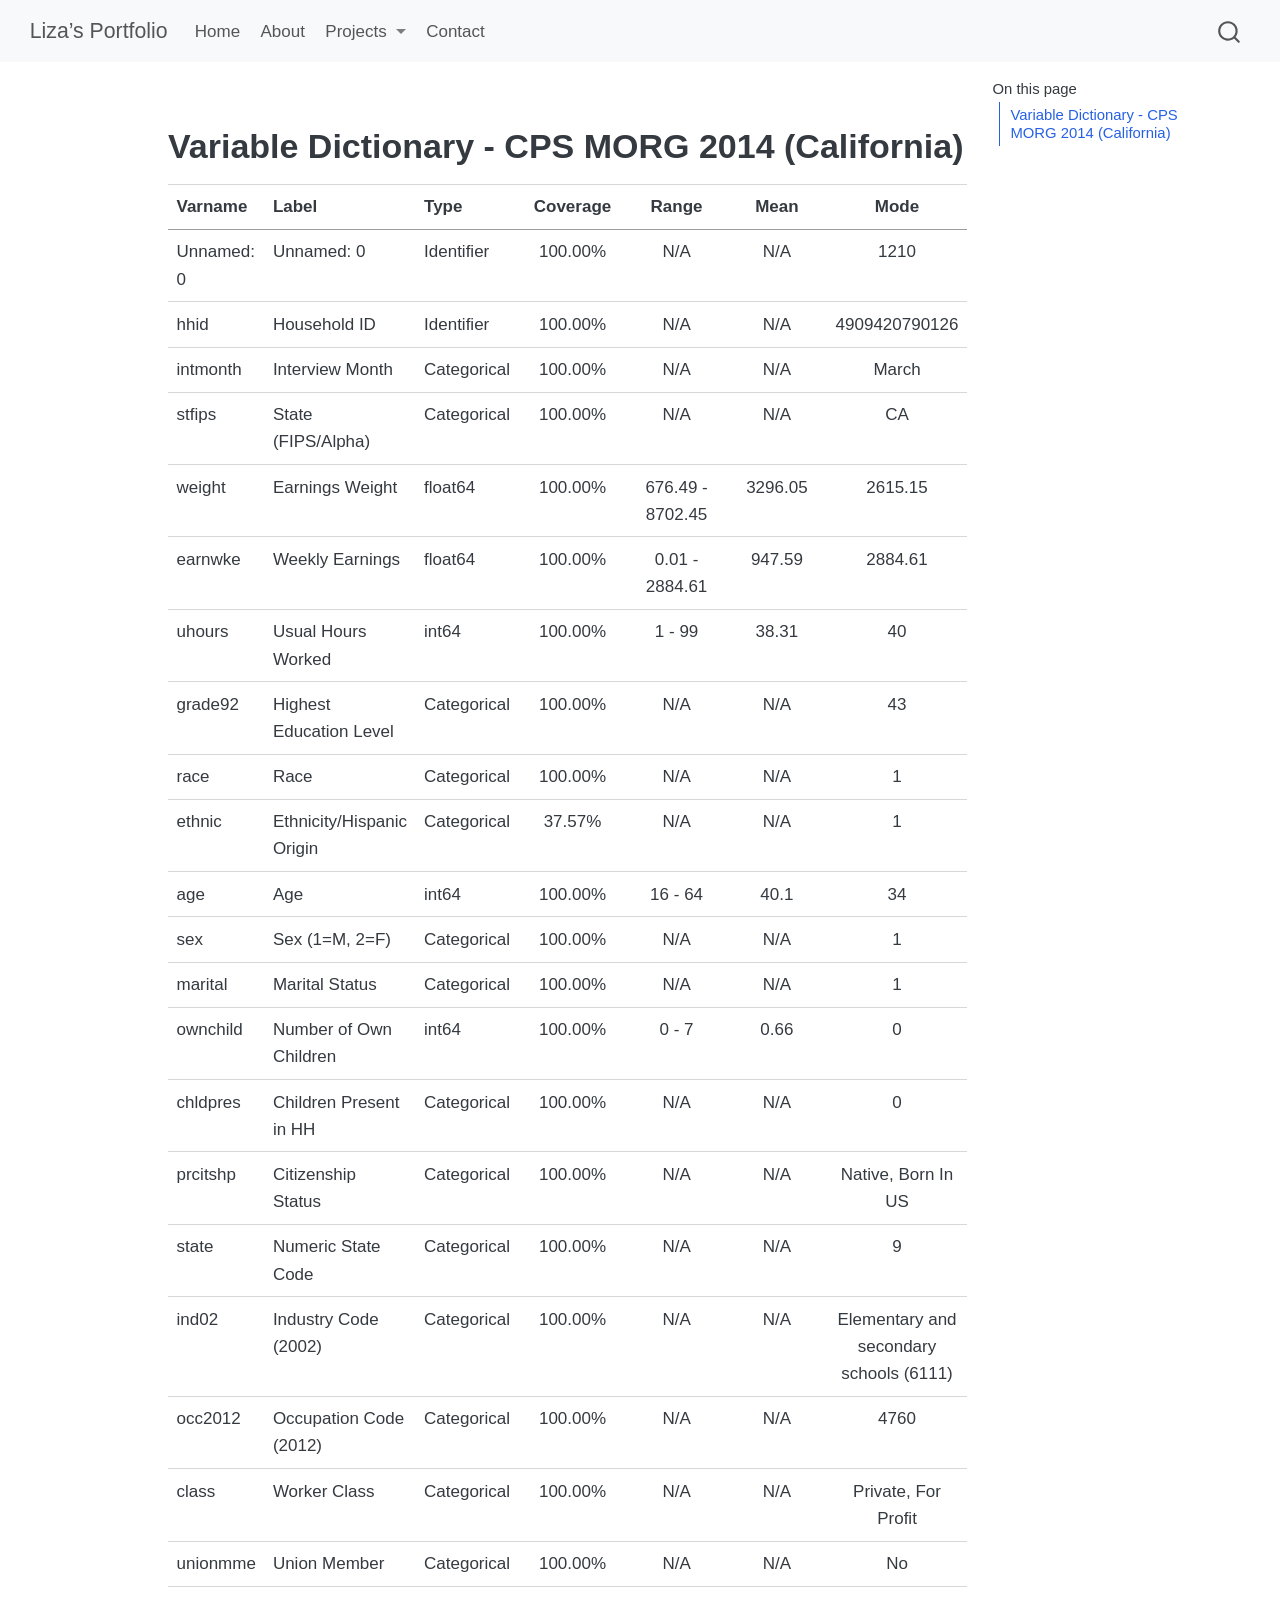
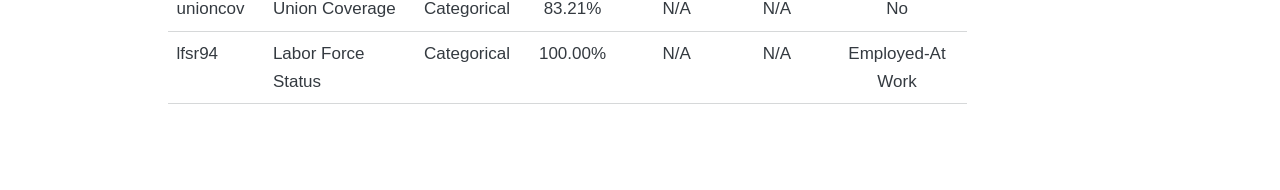
<file: vis/analysis/variable_dictionary_detailed.html>
<!DOCTYPE html>
<html xmlns="http://www.w3.org/1999/xhtml" lang="en" xml:lang="en"><head>

<meta charset="utf-8">
<meta name="generator" content="quarto-1.9.36">

<meta name="viewport" content="width=device-width, initial-scale=1.0, user-scalable=yes">


<title>variable_dictionary_detailed – Liza's Portfolio</title>
<style>
/* Default styles provided by pandoc.
** See https://pandoc.org/MANUAL.html#variables-for-html for config info.
*/
code{white-space: pre-wrap;}
span.smallcaps{font-variant: small-caps;}
div.columns{display: flex; gap: min(4vw, 1.5em);}
div.column{flex: auto; overflow-x: auto;}
div.hanging-indent{margin-left: 1.5em; text-indent: -1.5em;}
ul.task-list{list-style: none;}
ul.task-list li input[type="checkbox"] {
  width: 0.8em;
  margin: 0 0.8em 0.2em -1em; /* quarto-specific, see https://github.com/quarto-dev/quarto-cli/issues/4556 */ 
  vertical-align: middle;
}
</style>


<script src="../../site_libs/quarto-nav/quarto-nav.js"></script>
<script src="../../site_libs/quarto-nav/headroom.min.js"></script>
<script src="../../site_libs/clipboard/clipboard.min.js"></script>
<script src="../../site_libs/quarto-search/autocomplete.umd.js"></script>
<script src="../../site_libs/quarto-search/fuse.min.js"></script>
<script src="../../site_libs/quarto-search/quarto-search.js"></script>
<meta name="quarto:offset" content="../../">
<script src="../../site_libs/quarto-html/quarto.js" type="module"></script>
<script src="../../site_libs/quarto-html/tabsets/tabsets.js" type="module"></script>
<script src="../../site_libs/quarto-html/popper.min.js"></script>
<script src="../../site_libs/quarto-html/tippy.umd.min.js"></script>
<script src="../../site_libs/quarto-html/anchor.min.js"></script>
<link href="../../site_libs/quarto-html/tippy.css" rel="stylesheet">
<link href="../../site_libs/quarto-html/quarto-syntax-highlighting-845c23b38eaddc0f92fda52bfe77a8c8.css" rel="stylesheet" id="quarto-text-highlighting-styles">
<script src="../../site_libs/bootstrap/bootstrap.min.js"></script>
<link href="../../site_libs/bootstrap/bootstrap-icons.css" rel="stylesheet">
<link href="../../site_libs/bootstrap/bootstrap-be3771519f21acc1c5b6733774c6dcd8.min.css" rel="stylesheet" append-hash="true" id="quarto-bootstrap" data-mode="light">
<script id="quarto-search-options" type="application/json">{
  "location": "navbar",
  "copy-button": false,
  "collapse-after": 3,
  "panel-placement": "end",
  "type": "overlay",
  "limit": 50,
  "keyboard-shortcut": [
    "f",
    "/",
    "s"
  ],
  "show-item-context": false,
  "language": {
    "search-no-results-text": "No results",
    "search-matching-documents-text": "matching documents",
    "search-copy-link-title": "Copy link to search",
    "search-hide-matches-text": "Hide additional matches",
    "search-more-match-text": "more match in this document",
    "search-more-matches-text": "more matches in this document",
    "search-clear-button-title": "Clear",
    "search-text-placeholder": "",
    "search-detached-cancel-button-title": "Cancel",
    "search-submit-button-title": "Submit",
    "search-label": "Search"
  }
}</script>


<link rel="stylesheet" href="../../styles.css">
</head>

<body class="nav-fixed quarto-light">

<div id="quarto-search-results"></div>
  <header id="quarto-header" class="headroom fixed-top">
    <nav class="navbar navbar-expand-lg " data-bs-theme="dark">
      <div class="navbar-container container-fluid">
      <div class="navbar-brand-container mx-auto">
    <a class="navbar-brand" href="../../index.html">
    <span class="navbar-title">Liza’s Portfolio</span>
    </a>
  </div>
            <div id="quarto-search" class="" title="Search"></div>
          <button class="navbar-toggler" type="button" data-bs-toggle="collapse" data-bs-target="#navbarCollapse" aria-controls="navbarCollapse" role="menu" aria-expanded="false" aria-label="Toggle navigation" onclick="if (window.quartoToggleHeadroom) { window.quartoToggleHeadroom(); }">
  <span class="navbar-toggler-icon"></span>
</button>
          <div class="collapse navbar-collapse" id="navbarCollapse">
            <ul class="navbar-nav navbar-nav-scroll me-auto">
  <li class="nav-item">
    <a class="nav-link" href="../../index.html"> 
<span class="menu-text">Home</span></a>
  </li>  
  <li class="nav-item">
    <a class="nav-link" href="../../about.html"> 
<span class="menu-text">About</span></a>
  </li>  
  <li class="nav-item dropdown ">
    <a class="nav-link dropdown-toggle" href="#" id="nav-menu-projects" role="link" data-bs-toggle="dropdown" aria-expanded="false">
 <span class="menu-text">Projects</span>
    </a>
    <ul class="dropdown-menu" aria-labelledby="nav-menu-projects">    
        <li>
    <a class="dropdown-item" href="../../projects/ds_project.html">
 <span class="dropdown-text">OECD Analysis</span></a>
  </li>  
        <li>
    <a class="dropdown-item" href="../../projects/ca_earnings.html">
 <span class="dropdown-text">California Earnings</span></a>
  </li>  
        <li>
    <a class="dropdown-item" href="../../projects/shiny_app.html">
 <span class="dropdown-text">OOP Showcase</span></a>
  </li>  
    </ul>
  </li>
  <li class="nav-item">
    <a class="nav-link" href="../../contact.html"> 
<span class="menu-text">Contact</span></a>
  </li>  
</ul>
          </div> <!-- /navcollapse -->
            <div class="quarto-navbar-tools">
</div>
      </div> <!-- /container-fluid -->
    </nav>
</header>
<!-- content -->
<div id="quarto-content" class="quarto-container page-columns page-rows-contents page-layout-article page-navbar">
<!-- sidebar -->
<!-- margin-sidebar -->
    <div id="quarto-margin-sidebar" class="sidebar margin-sidebar">
        <nav id="TOC" role="doc-toc" class="toc-active">
    <h2 id="toc-title">On this page</h2>
   
  <ul>
  <li><a href="#variable-dictionary---cps-morg-2014-california" id="toc-variable-dictionary---cps-morg-2014-california" class="nav-link active" data-scroll-target="#variable-dictionary---cps-morg-2014-california">Variable Dictionary - CPS MORG 2014 (California)</a></li>
  </ul>
</nav>
    </div>
<!-- main -->
<main class="content" id="quarto-document-content"><header id="title-block-header" class="quarto-title-block"></header>




<section id="variable-dictionary---cps-morg-2014-california" class="level1">
<h1>Variable Dictionary - CPS MORG 2014 (California)</h1>
<table class="caption-top table">
<colgroup>
<col style="width: 12%">
<col style="width: 12%">
<col style="width: 12%">
<col style="width: 15%">
<col style="width: 15%">
<col style="width: 15%">
<col style="width: 15%">
</colgroup>
<thead>
<tr class="header">
<th style="text-align: left;">Varname</th>
<th style="text-align: left;">Label</th>
<th style="text-align: left;">Type</th>
<th style="text-align: center;">Coverage</th>
<th style="text-align: center;">Range</th>
<th style="text-align: center;">Mean</th>
<th style="text-align: center;">Mode</th>
</tr>
</thead>
<tbody>
<tr class="odd">
<td style="text-align: left;">Unnamed: 0</td>
<td style="text-align: left;">Unnamed: 0</td>
<td style="text-align: left;">Identifier</td>
<td style="text-align: center;">100.00%</td>
<td style="text-align: center;">N/A</td>
<td style="text-align: center;">N/A</td>
<td style="text-align: center;">1210</td>
</tr>
<tr class="even">
<td style="text-align: left;">hhid</td>
<td style="text-align: left;">Household ID</td>
<td style="text-align: left;">Identifier</td>
<td style="text-align: center;">100.00%</td>
<td style="text-align: center;">N/A</td>
<td style="text-align: center;">N/A</td>
<td style="text-align: center;">4909420790126</td>
</tr>
<tr class="odd">
<td style="text-align: left;">intmonth</td>
<td style="text-align: left;">Interview Month</td>
<td style="text-align: left;">Categorical</td>
<td style="text-align: center;">100.00%</td>
<td style="text-align: center;">N/A</td>
<td style="text-align: center;">N/A</td>
<td style="text-align: center;">March</td>
</tr>
<tr class="even">
<td style="text-align: left;">stfips</td>
<td style="text-align: left;">State (FIPS/Alpha)</td>
<td style="text-align: left;">Categorical</td>
<td style="text-align: center;">100.00%</td>
<td style="text-align: center;">N/A</td>
<td style="text-align: center;">N/A</td>
<td style="text-align: center;">CA</td>
</tr>
<tr class="odd">
<td style="text-align: left;">weight</td>
<td style="text-align: left;">Earnings Weight</td>
<td style="text-align: left;">float64</td>
<td style="text-align: center;">100.00%</td>
<td style="text-align: center;">676.49 - 8702.45</td>
<td style="text-align: center;">3296.05</td>
<td style="text-align: center;">2615.15</td>
</tr>
<tr class="even">
<td style="text-align: left;">earnwke</td>
<td style="text-align: left;">Weekly Earnings</td>
<td style="text-align: left;">float64</td>
<td style="text-align: center;">100.00%</td>
<td style="text-align: center;">0.01 - 2884.61</td>
<td style="text-align: center;">947.59</td>
<td style="text-align: center;">2884.61</td>
</tr>
<tr class="odd">
<td style="text-align: left;">uhours</td>
<td style="text-align: left;">Usual Hours Worked</td>
<td style="text-align: left;">int64</td>
<td style="text-align: center;">100.00%</td>
<td style="text-align: center;">1 - 99</td>
<td style="text-align: center;">38.31</td>
<td style="text-align: center;">40</td>
</tr>
<tr class="even">
<td style="text-align: left;">grade92</td>
<td style="text-align: left;">Highest Education Level</td>
<td style="text-align: left;">Categorical</td>
<td style="text-align: center;">100.00%</td>
<td style="text-align: center;">N/A</td>
<td style="text-align: center;">N/A</td>
<td style="text-align: center;">43</td>
</tr>
<tr class="odd">
<td style="text-align: left;">race</td>
<td style="text-align: left;">Race</td>
<td style="text-align: left;">Categorical</td>
<td style="text-align: center;">100.00%</td>
<td style="text-align: center;">N/A</td>
<td style="text-align: center;">N/A</td>
<td style="text-align: center;">1</td>
</tr>
<tr class="even">
<td style="text-align: left;">ethnic</td>
<td style="text-align: left;">Ethnicity/Hispanic Origin</td>
<td style="text-align: left;">Categorical</td>
<td style="text-align: center;">37.57%</td>
<td style="text-align: center;">N/A</td>
<td style="text-align: center;">N/A</td>
<td style="text-align: center;">1</td>
</tr>
<tr class="odd">
<td style="text-align: left;">age</td>
<td style="text-align: left;">Age</td>
<td style="text-align: left;">int64</td>
<td style="text-align: center;">100.00%</td>
<td style="text-align: center;">16 - 64</td>
<td style="text-align: center;">40.1</td>
<td style="text-align: center;">34</td>
</tr>
<tr class="even">
<td style="text-align: left;">sex</td>
<td style="text-align: left;">Sex (1=M, 2=F)</td>
<td style="text-align: left;">Categorical</td>
<td style="text-align: center;">100.00%</td>
<td style="text-align: center;">N/A</td>
<td style="text-align: center;">N/A</td>
<td style="text-align: center;">1</td>
</tr>
<tr class="odd">
<td style="text-align: left;">marital</td>
<td style="text-align: left;">Marital Status</td>
<td style="text-align: left;">Categorical</td>
<td style="text-align: center;">100.00%</td>
<td style="text-align: center;">N/A</td>
<td style="text-align: center;">N/A</td>
<td style="text-align: center;">1</td>
</tr>
<tr class="even">
<td style="text-align: left;">ownchild</td>
<td style="text-align: left;">Number of Own Children</td>
<td style="text-align: left;">int64</td>
<td style="text-align: center;">100.00%</td>
<td style="text-align: center;">0 - 7</td>
<td style="text-align: center;">0.66</td>
<td style="text-align: center;">0</td>
</tr>
<tr class="odd">
<td style="text-align: left;">chldpres</td>
<td style="text-align: left;">Children Present in HH</td>
<td style="text-align: left;">Categorical</td>
<td style="text-align: center;">100.00%</td>
<td style="text-align: center;">N/A</td>
<td style="text-align: center;">N/A</td>
<td style="text-align: center;">0</td>
</tr>
<tr class="even">
<td style="text-align: left;">prcitshp</td>
<td style="text-align: left;">Citizenship Status</td>
<td style="text-align: left;">Categorical</td>
<td style="text-align: center;">100.00%</td>
<td style="text-align: center;">N/A</td>
<td style="text-align: center;">N/A</td>
<td style="text-align: center;">Native, Born In US</td>
</tr>
<tr class="odd">
<td style="text-align: left;">state</td>
<td style="text-align: left;">Numeric State Code</td>
<td style="text-align: left;">Categorical</td>
<td style="text-align: center;">100.00%</td>
<td style="text-align: center;">N/A</td>
<td style="text-align: center;">N/A</td>
<td style="text-align: center;">9</td>
</tr>
<tr class="even">
<td style="text-align: left;">ind02</td>
<td style="text-align: left;">Industry Code (2002)</td>
<td style="text-align: left;">Categorical</td>
<td style="text-align: center;">100.00%</td>
<td style="text-align: center;">N/A</td>
<td style="text-align: center;">N/A</td>
<td style="text-align: center;">Elementary and secondary schools (6111)</td>
</tr>
<tr class="odd">
<td style="text-align: left;">occ2012</td>
<td style="text-align: left;">Occupation Code (2012)</td>
<td style="text-align: left;">Categorical</td>
<td style="text-align: center;">100.00%</td>
<td style="text-align: center;">N/A</td>
<td style="text-align: center;">N/A</td>
<td style="text-align: center;">4760</td>
</tr>
<tr class="even">
<td style="text-align: left;">class</td>
<td style="text-align: left;">Worker Class</td>
<td style="text-align: left;">Categorical</td>
<td style="text-align: center;">100.00%</td>
<td style="text-align: center;">N/A</td>
<td style="text-align: center;">N/A</td>
<td style="text-align: center;">Private, For Profit</td>
</tr>
<tr class="odd">
<td style="text-align: left;">unionmme</td>
<td style="text-align: left;">Union Member</td>
<td style="text-align: left;">Categorical</td>
<td style="text-align: center;">100.00%</td>
<td style="text-align: center;">N/A</td>
<td style="text-align: center;">N/A</td>
<td style="text-align: center;">No</td>
</tr>
<tr class="even">
<td style="text-align: left;">unioncov</td>
<td style="text-align: left;">Union Coverage</td>
<td style="text-align: left;">Categorical</td>
<td style="text-align: center;">83.21%</td>
<td style="text-align: center;">N/A</td>
<td style="text-align: center;">N/A</td>
<td style="text-align: center;">No</td>
</tr>
<tr class="odd">
<td style="text-align: left;">lfsr94</td>
<td style="text-align: left;">Labor Force Status</td>
<td style="text-align: left;">Categorical</td>
<td style="text-align: center;">100.00%</td>
<td style="text-align: center;">N/A</td>
<td style="text-align: center;">N/A</td>
<td style="text-align: center;">Employed-At Work</td>
</tr>
</tbody>
</table>


</section>

</main> <!-- /main -->
<script id="quarto-html-after-body" type="application/javascript">
  window.document.addEventListener("DOMContentLoaded", function (event) {
    const icon = "";
    const anchorJS = new window.AnchorJS();
    anchorJS.options = {
      placement: 'right',
      icon: icon
    };
    anchorJS.add('.anchored');
    const isCodeAnnotation = (el) => {
      for (const clz of el.classList) {
        if (clz.startsWith('code-annotation-')) {                     
          return true;
        }
      }
      return false;
    }
    const onCopySuccess = function(e) {
      // button target
      const button = e.trigger;
      // don't keep focus
      button.blur();
      // flash "checked"
      button.classList.add('code-copy-button-checked');
      var currentTitle = button.getAttribute("title");
      button.setAttribute("title", "Copied!");
      let tooltip;
      if (window.bootstrap) {
        button.setAttribute("data-bs-toggle", "tooltip");
        button.setAttribute("data-bs-placement", "left");
        button.setAttribute("data-bs-title", "Copied!");
        tooltip = new bootstrap.Tooltip(button, 
          { trigger: "manual", 
            customClass: "code-copy-button-tooltip",
            offset: [0, -8]});
        tooltip.show();    
      }
      setTimeout(function() {
        if (tooltip) {
          tooltip.hide();
          button.removeAttribute("data-bs-title");
          button.removeAttribute("data-bs-toggle");
          button.removeAttribute("data-bs-placement");
        }
        button.setAttribute("title", currentTitle);
        button.classList.remove('code-copy-button-checked');
      }, 1000);
      // clear code selection
      e.clearSelection();
    }
    const getTextToCopy = function(trigger) {
      const outerScaffold = trigger.parentElement.cloneNode(true);
      const codeEl = outerScaffold.querySelector('code');
      for (const childEl of codeEl.children) {
        if (isCodeAnnotation(childEl)) {
          childEl.remove();
        }
      }
      return codeEl.innerText;
    }
    const clipboard = new window.ClipboardJS('.code-copy-button:not([data-in-quarto-modal])', {
      text: getTextToCopy
    });
    clipboard.on('success', onCopySuccess);
    if (window.document.getElementById('quarto-embedded-source-code-modal')) {
      const clipboardModal = new window.ClipboardJS('.code-copy-button[data-in-quarto-modal]', {
        text: getTextToCopy,
        container: window.document.getElementById('quarto-embedded-source-code-modal')
      });
      clipboardModal.on('success', onCopySuccess);
    }
      var localhostRegex = new RegExp(/^(?:http|https):\/\/localhost\:?[0-9]*\//);
      var mailtoRegex = new RegExp(/^mailto:/);
        var filterRegex = new RegExp("https:\/\/lizavagyok\.github\.io\/portfolio\/");
      var isInternal = (href) => {
          return filterRegex.test(href) || localhostRegex.test(href) || mailtoRegex.test(href);
      }
      // Inspect non-navigation links and adorn them if external
     var links = window.document.querySelectorAll('a[href]:not(.nav-link):not(.navbar-brand):not(.toc-action):not(.sidebar-link):not(.sidebar-item-toggle):not(.pagination-link):not(.no-external):not([aria-hidden]):not(.dropdown-item):not(.quarto-navigation-tool):not(.about-link)');
      for (var i=0; i<links.length; i++) {
        const link = links[i];
        if (!isInternal(link.href)) {
          // undo the damage that might have been done by quarto-nav.js in the case of
          // links that we want to consider external
          if (link.dataset.originalHref !== undefined) {
            link.href = link.dataset.originalHref;
          }
        }
      }
    function tippyHover(el, contentFn, onTriggerFn, onUntriggerFn) {
      const config = {
        allowHTML: true,
        maxWidth: 500,
        delay: 100,
        arrow: false,
        appendTo: function(el) {
            return el.parentElement;
        },
        interactive: true,
        interactiveBorder: 10,
        theme: 'quarto',
        placement: 'bottom-start',
      };
      if (contentFn) {
        config.content = contentFn;
      }
      if (onTriggerFn) {
        config.onTrigger = onTriggerFn;
      }
      if (onUntriggerFn) {
        config.onUntrigger = onUntriggerFn;
      }
      window.tippy(el, config); 
    }
    const noterefs = window.document.querySelectorAll('a[role="doc-noteref"]');
    for (var i=0; i<noterefs.length; i++) {
      const ref = noterefs[i];
      tippyHover(ref, function() {
        // use id or data attribute instead here
        let href = ref.getAttribute('data-footnote-href') || ref.getAttribute('href');
        try { href = new URL(href).hash; } catch {}
        const id = href.replace(/^#\/?/, "");
        const note = window.document.getElementById(id);
        if (note) {
          return note.innerHTML;
        } else {
          return "";
        }
      });
    }
    const xrefs = window.document.querySelectorAll('a.quarto-xref');
    const processXRef = (id, note) => {
      // Strip column container classes
      const stripColumnClz = (el) => {
        el.classList.remove("page-full", "page-columns");
        if (el.children) {
          for (const child of el.children) {
            stripColumnClz(child);
          }
        }
      }
      stripColumnClz(note)
      if (id === null || id.startsWith('sec-')) {
        // Special case sections, only their first couple elements
        const container = document.createElement("div");
        if (note.children && note.children.length > 2) {
          container.appendChild(note.children[0].cloneNode(true));
          for (let i = 1; i < note.children.length; i++) {
            const child = note.children[i];
            if (child.tagName === "P" && child.innerText === "") {
              continue;
            } else {
              container.appendChild(child.cloneNode(true));
              break;
            }
          }
          if (window.Quarto?.typesetMath) {
            window.Quarto.typesetMath(container);
          }
          return container.innerHTML
        } else {
          if (window.Quarto?.typesetMath) {
            window.Quarto.typesetMath(note);
          }
          return note.innerHTML;
        }
      } else {
        // Remove any anchor links if they are present
        const anchorLink = note.querySelector('a.anchorjs-link');
        if (anchorLink) {
          anchorLink.remove();
        }
        if (window.Quarto?.typesetMath) {
          window.Quarto.typesetMath(note);
        }
        if (note.classList.contains("callout")) {
          return note.outerHTML;
        } else {
          return note.innerHTML;
        }
      }
    }
    for (var i=0; i<xrefs.length; i++) {
      const xref = xrefs[i];
      tippyHover(xref, undefined, function(instance) {
        instance.disable();
        let url = xref.getAttribute('href');
        let hash = undefined; 
        if (url.startsWith('#')) {
          hash = url;
        } else {
          try { hash = new URL(url).hash; } catch {}
        }
        if (hash) {
          const id = hash.replace(/^#\/?/, "");
          const note = window.document.getElementById(id);
          if (note !== null) {
            try {
              const html = processXRef(id, note.cloneNode(true));
              instance.setContent(html);
            } finally {
              instance.enable();
              instance.show();
            }
          } else {
            // See if we can fetch this
            fetch(url.split('#')[0])
            .then(res => res.text())
            .then(html => {
              const parser = new DOMParser();
              const htmlDoc = parser.parseFromString(html, "text/html");
              const note = htmlDoc.getElementById(id);
              if (note !== null) {
                const html = processXRef(id, note);
                instance.setContent(html);
              } 
            }).finally(() => {
              instance.enable();
              instance.show();
            });
          }
        } else {
          // See if we can fetch a full url (with no hash to target)
          // This is a special case and we should probably do some content thinning / targeting
          fetch(url)
          .then(res => res.text())
          .then(html => {
            const parser = new DOMParser();
            const htmlDoc = parser.parseFromString(html, "text/html");
            const note = htmlDoc.querySelector('main.content');
            if (note !== null) {
              // This should only happen for chapter cross references
              // (since there is no id in the URL)
              // remove the first header
              if (note.children.length > 0 && note.children[0].tagName === "HEADER") {
                note.children[0].remove();
              }
              const html = processXRef(null, note);
              instance.setContent(html);
            } 
          }).finally(() => {
            instance.enable();
            instance.show();
          });
        }
      }, function(instance) {
      });
    }
        let selectedAnnoteEl;
        const selectorForAnnotation = ( cell, annotation) => {
          let cellAttr = 'data-code-cell="' + cell + '"';
          let lineAttr = 'data-code-annotation="' +  annotation + '"';
          const selector = 'span[' + cellAttr + '][' + lineAttr + ']';
          return selector;
        }
        const selectCodeLines = (annoteEl) => {
          const doc = window.document;
          const targetCell = annoteEl.getAttribute("data-target-cell");
          const targetAnnotation = annoteEl.getAttribute("data-target-annotation");
          const annoteSpan = window.document.querySelector(selectorForAnnotation(targetCell, targetAnnotation));
          const lines = annoteSpan.getAttribute("data-code-lines").split(",");
          const lineIds = lines.map((line) => {
            return targetCell + "-" + line;
          })
          let top = null;
          let height = null;
          let parent = null;
          if (lineIds.length > 0) {
              //compute the position of the single el (top and bottom and make a div)
              const el = window.document.getElementById(lineIds[0]);
              top = el.offsetTop;
              height = el.offsetHeight;
              parent = el.parentElement.parentElement;
            if (lineIds.length > 1) {
              const lastEl = window.document.getElementById(lineIds[lineIds.length - 1]);
              const bottom = lastEl.offsetTop + lastEl.offsetHeight;
              height = bottom - top;
            }
            if (top !== null && height !== null && parent !== null) {
              // cook up a div (if necessary) and position it 
              let div = window.document.getElementById("code-annotation-line-highlight");
              if (div === null) {
                div = window.document.createElement("div");
                div.setAttribute("id", "code-annotation-line-highlight");
                div.style.position = 'absolute';
                parent.appendChild(div);
              }
              div.style.top = top - 2 + "px";
              div.style.height = height + 4 + "px";
              div.style.left = 0;
              let gutterDiv = window.document.getElementById("code-annotation-line-highlight-gutter");
              if (gutterDiv === null) {
                gutterDiv = window.document.createElement("div");
                gutterDiv.setAttribute("id", "code-annotation-line-highlight-gutter");
                gutterDiv.style.position = 'absolute';
                const codeCell = window.document.getElementById(targetCell);
                const gutter = codeCell.querySelector('.code-annotation-gutter');
                gutter.appendChild(gutterDiv);
              }
              gutterDiv.style.top = top - 2 + "px";
              gutterDiv.style.height = height + 4 + "px";
            }
            selectedAnnoteEl = annoteEl;
          }
        };
        const unselectCodeLines = () => {
          const elementsIds = ["code-annotation-line-highlight", "code-annotation-line-highlight-gutter"];
          elementsIds.forEach((elId) => {
            const div = window.document.getElementById(elId);
            if (div) {
              div.remove();
            }
          });
          selectedAnnoteEl = undefined;
        };
          // Handle positioning of the toggle
      window.addEventListener(
        "resize",
        throttle(() => {
          elRect = undefined;
          if (selectedAnnoteEl) {
            selectCodeLines(selectedAnnoteEl);
          }
        }, 10)
      );
      function throttle(fn, ms) {
      let throttle = false;
      let timer;
        return (...args) => {
          if(!throttle) { // first call gets through
              fn.apply(this, args);
              throttle = true;
          } else { // all the others get throttled
              if(timer) clearTimeout(timer); // cancel #2
              timer = setTimeout(() => {
                fn.apply(this, args);
                timer = throttle = false;
              }, ms);
          }
        };
      }
        // Attach click handler to the DT
        const annoteDls = window.document.querySelectorAll('dt[data-target-cell]');
        for (const annoteDlNode of annoteDls) {
          annoteDlNode.addEventListener('click', (event) => {
            const clickedEl = event.target;
            if (clickedEl !== selectedAnnoteEl) {
              unselectCodeLines();
              const activeEl = window.document.querySelector('dt[data-target-cell].code-annotation-active');
              if (activeEl) {
                activeEl.classList.remove('code-annotation-active');
              }
              selectCodeLines(clickedEl);
              clickedEl.classList.add('code-annotation-active');
            } else {
              // Unselect the line
              unselectCodeLines();
              clickedEl.classList.remove('code-annotation-active');
            }
          });
        }
    const findCites = (el) => {
      const parentEl = el.parentElement;
      if (parentEl) {
        const cites = parentEl.dataset.cites;
        if (cites) {
          return {
            el,
            cites: cites.split(' ')
          };
        } else {
          return findCites(el.parentElement)
        }
      } else {
        return undefined;
      }
    };
    var bibliorefs = window.document.querySelectorAll('a[role="doc-biblioref"]');
    for (var i=0; i<bibliorefs.length; i++) {
      const ref = bibliorefs[i];
      const citeInfo = findCites(ref);
      if (citeInfo) {
        tippyHover(citeInfo.el, function() {
          var popup = window.document.createElement('div');
          citeInfo.cites.forEach(function(cite) {
            var citeDiv = window.document.createElement('div');
            citeDiv.classList.add('hanging-indent');
            citeDiv.classList.add('csl-entry');
            var biblioDiv = window.document.getElementById('ref-' + cite);
            if (biblioDiv) {
              citeDiv.innerHTML = biblioDiv.innerHTML;
            }
            popup.appendChild(citeDiv);
          });
          return popup.innerHTML;
        });
      }
    }
  });
  </script>
</div> <!-- /content -->




</body></html>
</file>
<file: site_libs/quarto-html/tippy.css>
.tippy-box[data-animation=fade][data-state=hidden]{opacity:0}[data-tippy-root]{max-width:calc(100vw - 10px)}.tippy-box{position:relative;background-color:#333;color:#fff;border-radius:4px;font-size:14px;line-height:1.4;white-space:normal;outline:0;transition-property:transform,visibility,opacity}.tippy-box[data-placement^=top]>.tippy-arrow{bottom:0}.tippy-box[data-placement^=top]>.tippy-arrow:before{bottom:-7px;left:0;border-width:8px 8px 0;border-top-color:initial;transform-origin:center top}.tippy-box[data-placement^=bottom]>.tippy-arrow{top:0}.tippy-box[data-placement^=bottom]>.tippy-arrow:before{top:-7px;left:0;border-width:0 8px 8px;border-bottom-color:initial;transform-origin:center bottom}.tippy-box[data-placement^=left]>.tippy-arrow{right:0}.tippy-box[data-placement^=left]>.tippy-arrow:before{border-width:8px 0 8px 8px;border-left-color:initial;right:-7px;transform-origin:center left}.tippy-box[data-placement^=right]>.tippy-arrow{left:0}.tippy-box[data-placement^=right]>.tippy-arrow:before{left:-7px;border-width:8px 8px 8px 0;border-right-color:initial;transform-origin:center right}.tippy-box[data-inertia][data-state=visible]{transition-timing-function:cubic-bezier(.54,1.5,.38,1.11)}.tippy-arrow{width:16px;height:16px;color:#333}.tippy-arrow:before{content:"";position:absolute;border-color:transparent;border-style:solid}.tippy-content{position:relative;padding:5px 9px;z-index:1}
</file>
<file: site_libs/quarto-html/quarto-syntax-highlighting-845c23b38eaddc0f92fda52bfe77a8c8.css>
/* quarto syntax highlight colors */
:root {
  --quarto-hl-ot-color: #003B4F;
  --quarto-hl-at-color: #657422;
  --quarto-hl-ss-color: #20794D;
  --quarto-hl-an-color: #5E5E5E;
  --quarto-hl-fu-color: #4758AB;
  --quarto-hl-st-color: #20794D;
  --quarto-hl-cf-color: #003B4F;
  --quarto-hl-op-color: #5E5E5E;
  --quarto-hl-er-color: #AD0000;
  --quarto-hl-bn-color: #AD0000;
  --quarto-hl-al-color: #AD0000;
  --quarto-hl-va-color: #111111;
  --quarto-hl-bu-color: inherit;
  --quarto-hl-ex-color: inherit;
  --quarto-hl-pp-color: #AD0000;
  --quarto-hl-in-color: #5E5E5E;
  --quarto-hl-vs-color: #20794D;
  --quarto-hl-wa-color: #5E5E5E;
  --quarto-hl-do-color: #5E5E5E;
  --quarto-hl-im-color: #00769E;
  --quarto-hl-ch-color: #20794D;
  --quarto-hl-dt-color: #AD0000;
  --quarto-hl-fl-color: #AD0000;
  --quarto-hl-co-color: #5E5E5E;
  --quarto-hl-cv-color: #5E5E5E;
  --quarto-hl-cn-color: #8f5902;
  --quarto-hl-sc-color: #5E5E5E;
  --quarto-hl-dv-color: #AD0000;
  --quarto-hl-kw-color: #003B4F;
}

/* other quarto variables */
:root {
  --quarto-font-monospace: SFMono-Regular, Menlo, Monaco, Consolas, "Liberation Mono", "Courier New", monospace;
}

/* syntax highlight based on Pandoc's rules */
pre > code.sourceCode > span {
  color: #003B4F;
}

code.sourceCode > span {
  color: #003B4F;
}

div.sourceCode,
div.sourceCode pre.sourceCode {
  color: #003B4F;
}

/* Normal */
code span {
  color: #003B4F;
}

/* Alert */
code span.al {
  color: #AD0000;
  font-style: inherit;
}

/* Annotation */
code span.an {
  color: #5E5E5E;
  font-style: inherit;
}

/* Attribute */
code span.at {
  color: #657422;
  font-style: inherit;
}

/* BaseN */
code span.bn {
  color: #AD0000;
  font-style: inherit;
}

/* BuiltIn */
code span.bu {
  font-style: inherit;
}

/* ControlFlow */
code span.cf {
  color: #003B4F;
  font-weight: bold;
  font-style: inherit;
}

/* Char */
code span.ch {
  color: #20794D;
  font-style: inherit;
}

/* Constant */
code span.cn {
  color: #8f5902;
  font-style: inherit;
}

/* Comment */
code span.co {
  color: #5E5E5E;
  font-style: inherit;
}

/* CommentVar */
code span.cv {
  color: #5E5E5E;
  font-style: italic;
}

/* Documentation */
code span.do {
  color: #5E5E5E;
  font-style: italic;
}

/* DataType */
code span.dt {
  color: #AD0000;
  font-style: inherit;
}

/* DecVal */
code span.dv {
  color: #AD0000;
  font-style: inherit;
}

/* Error */
code span.er {
  color: #AD0000;
  font-style: inherit;
}

/* Extension */
code span.ex {
  font-style: inherit;
}

/* Float */
code span.fl {
  color: #AD0000;
  font-style: inherit;
}

/* Function */
code span.fu {
  color: #4758AB;
  font-style: inherit;
}

/* Import */
code span.im {
  color: #00769E;
  font-style: inherit;
}

/* Information */
code span.in {
  color: #5E5E5E;
  font-style: inherit;
}

/* Keyword */
code span.kw {
  color: #003B4F;
  font-weight: bold;
  font-style: inherit;
}

/* Operator */
code span.op {
  color: #5E5E5E;
  font-style: inherit;
}

/* Other */
code span.ot {
  color: #003B4F;
  font-style: inherit;
}

/* Preprocessor */
code span.pp {
  color: #AD0000;
  font-style: inherit;
}

/* SpecialChar */
code span.sc {
  color: #5E5E5E;
  font-style: inherit;
}

/* SpecialString */
code span.ss {
  color: #20794D;
  font-style: inherit;
}

/* String */
code span.st {
  color: #20794D;
  font-style: inherit;
}

/* Variable */
code span.va {
  color: #111111;
  font-style: inherit;
}

/* VerbatimString */
code span.vs {
  color: #20794D;
  font-style: inherit;
}

/* Warning */
code span.wa {
  color: #5E5E5E;
  font-style: italic;
}

.prevent-inlining {
  content: "</";
}

/*# sourceMappingURL=ac89f0bb514bba72461919f78549e31c.css.map */
</file>
<file: styles.css>
body {
  font-family: 'Open Sans', sans-serif;
  line-height: 1.6;
}
</file>
